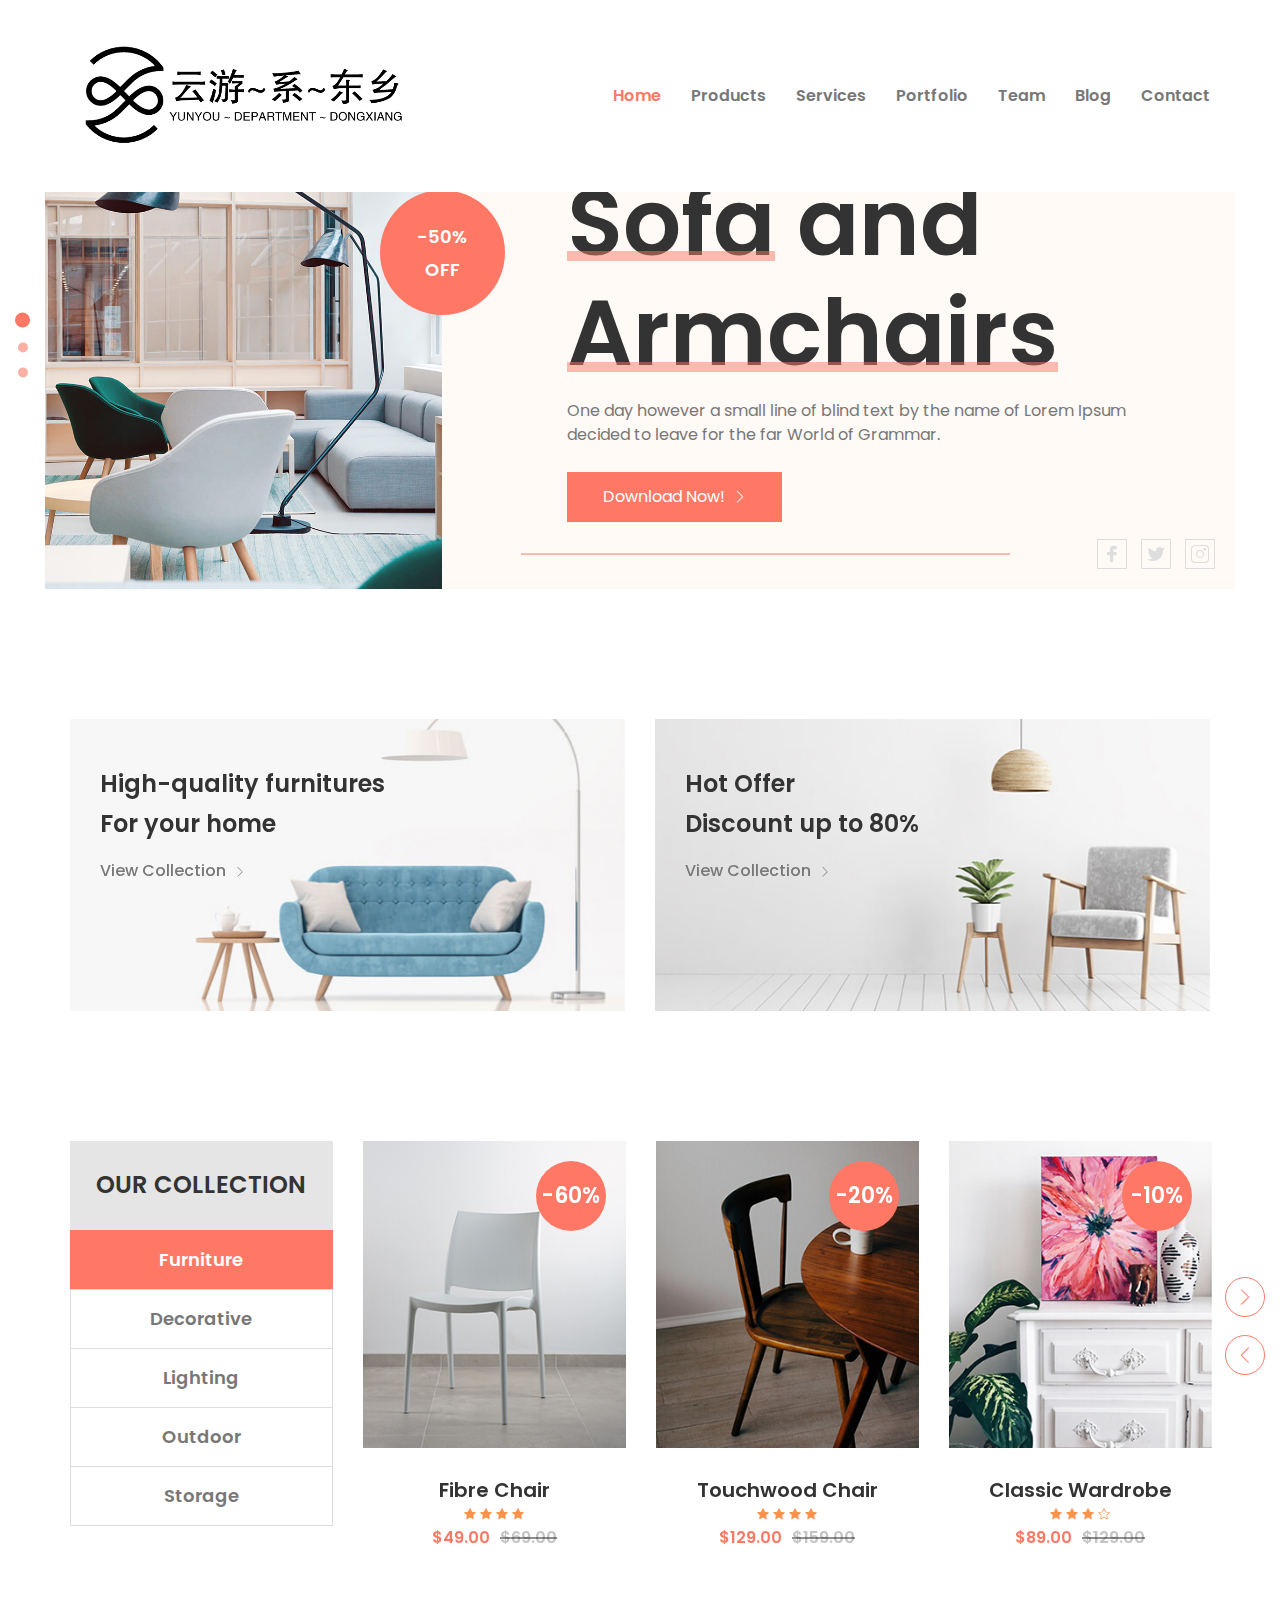
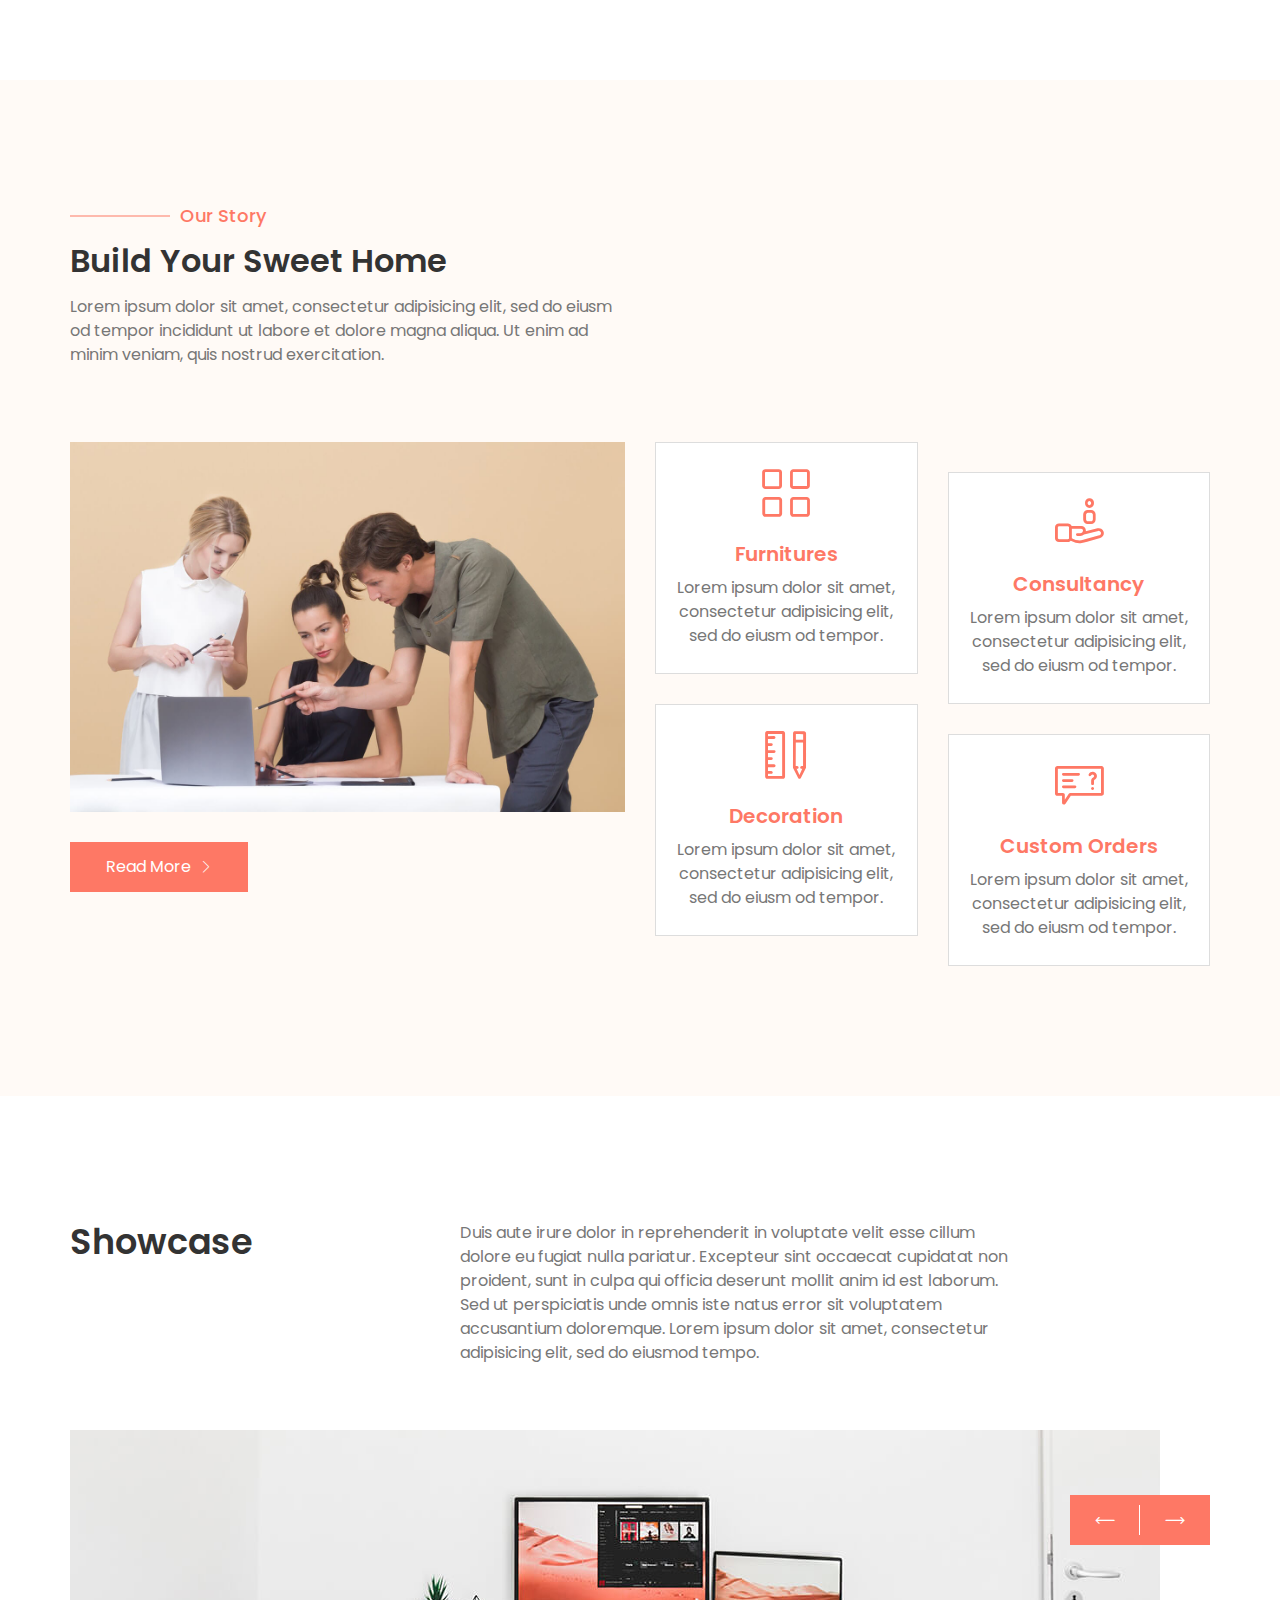
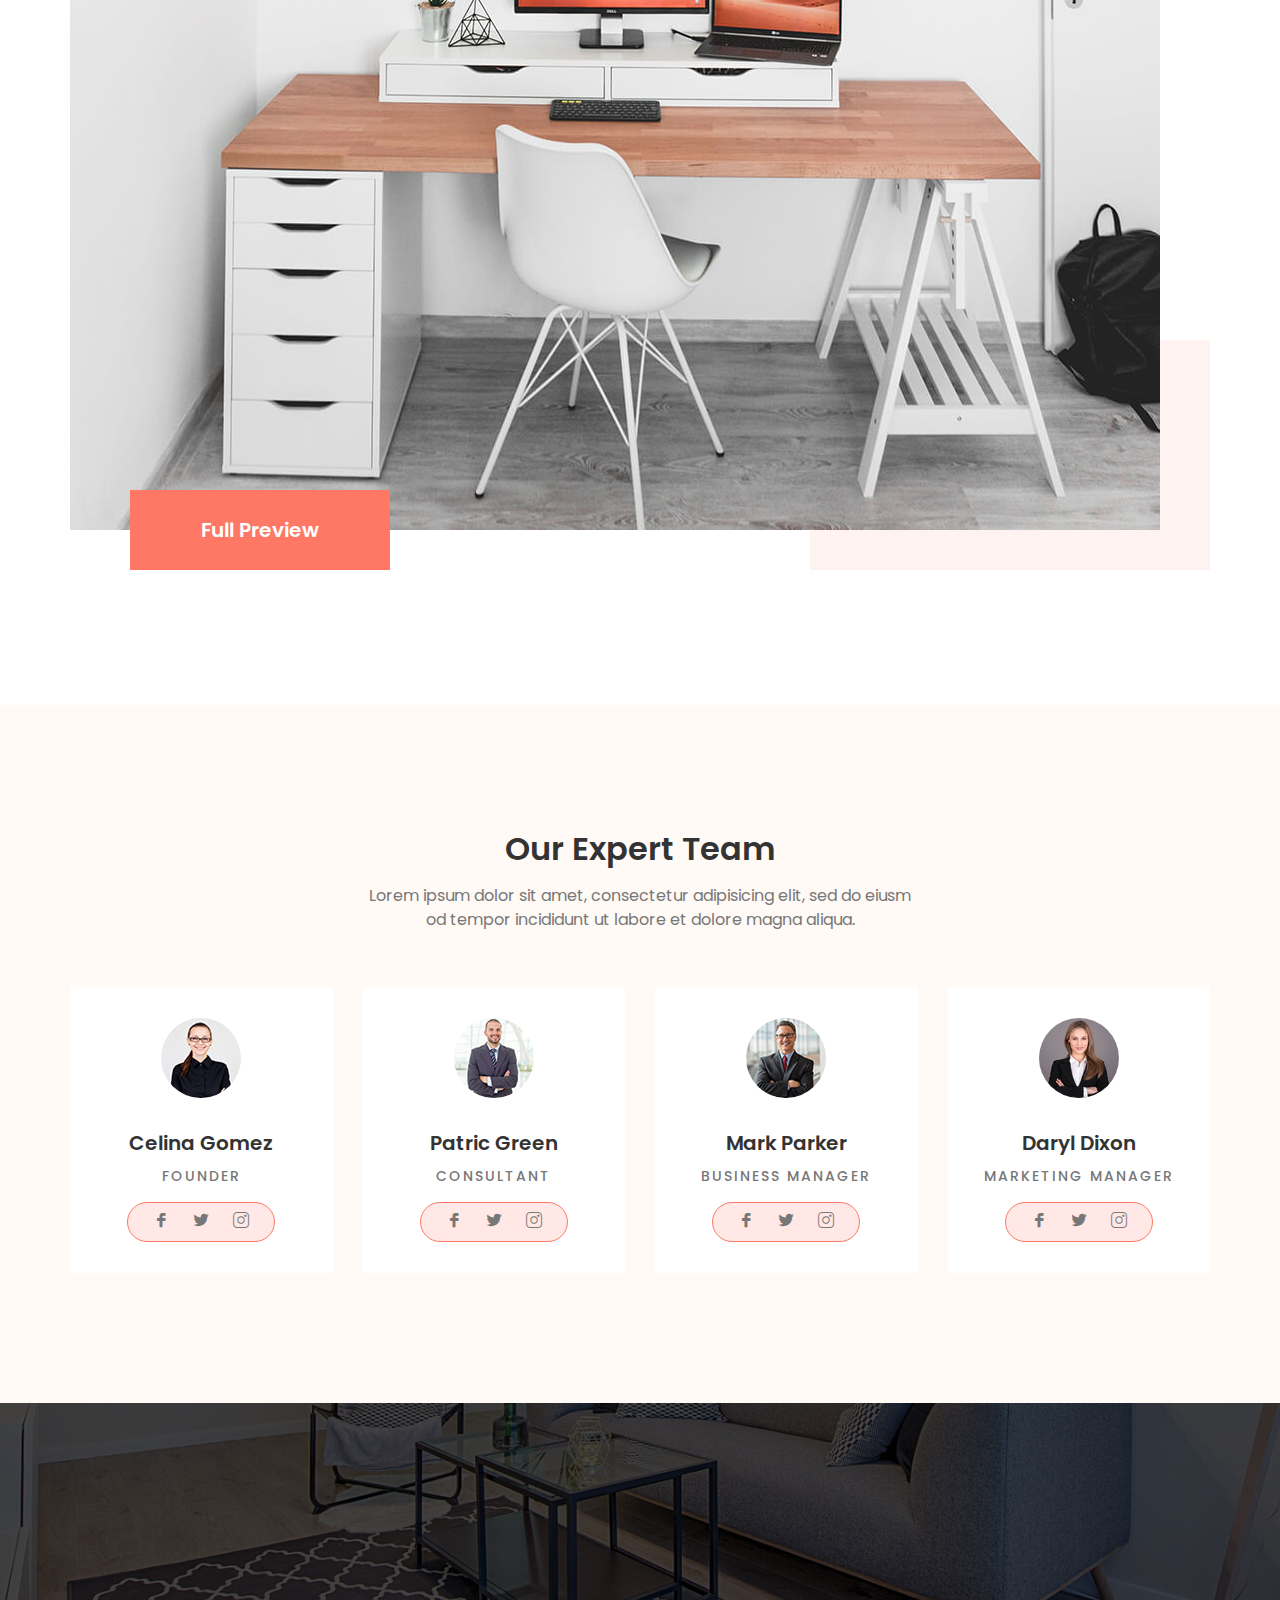
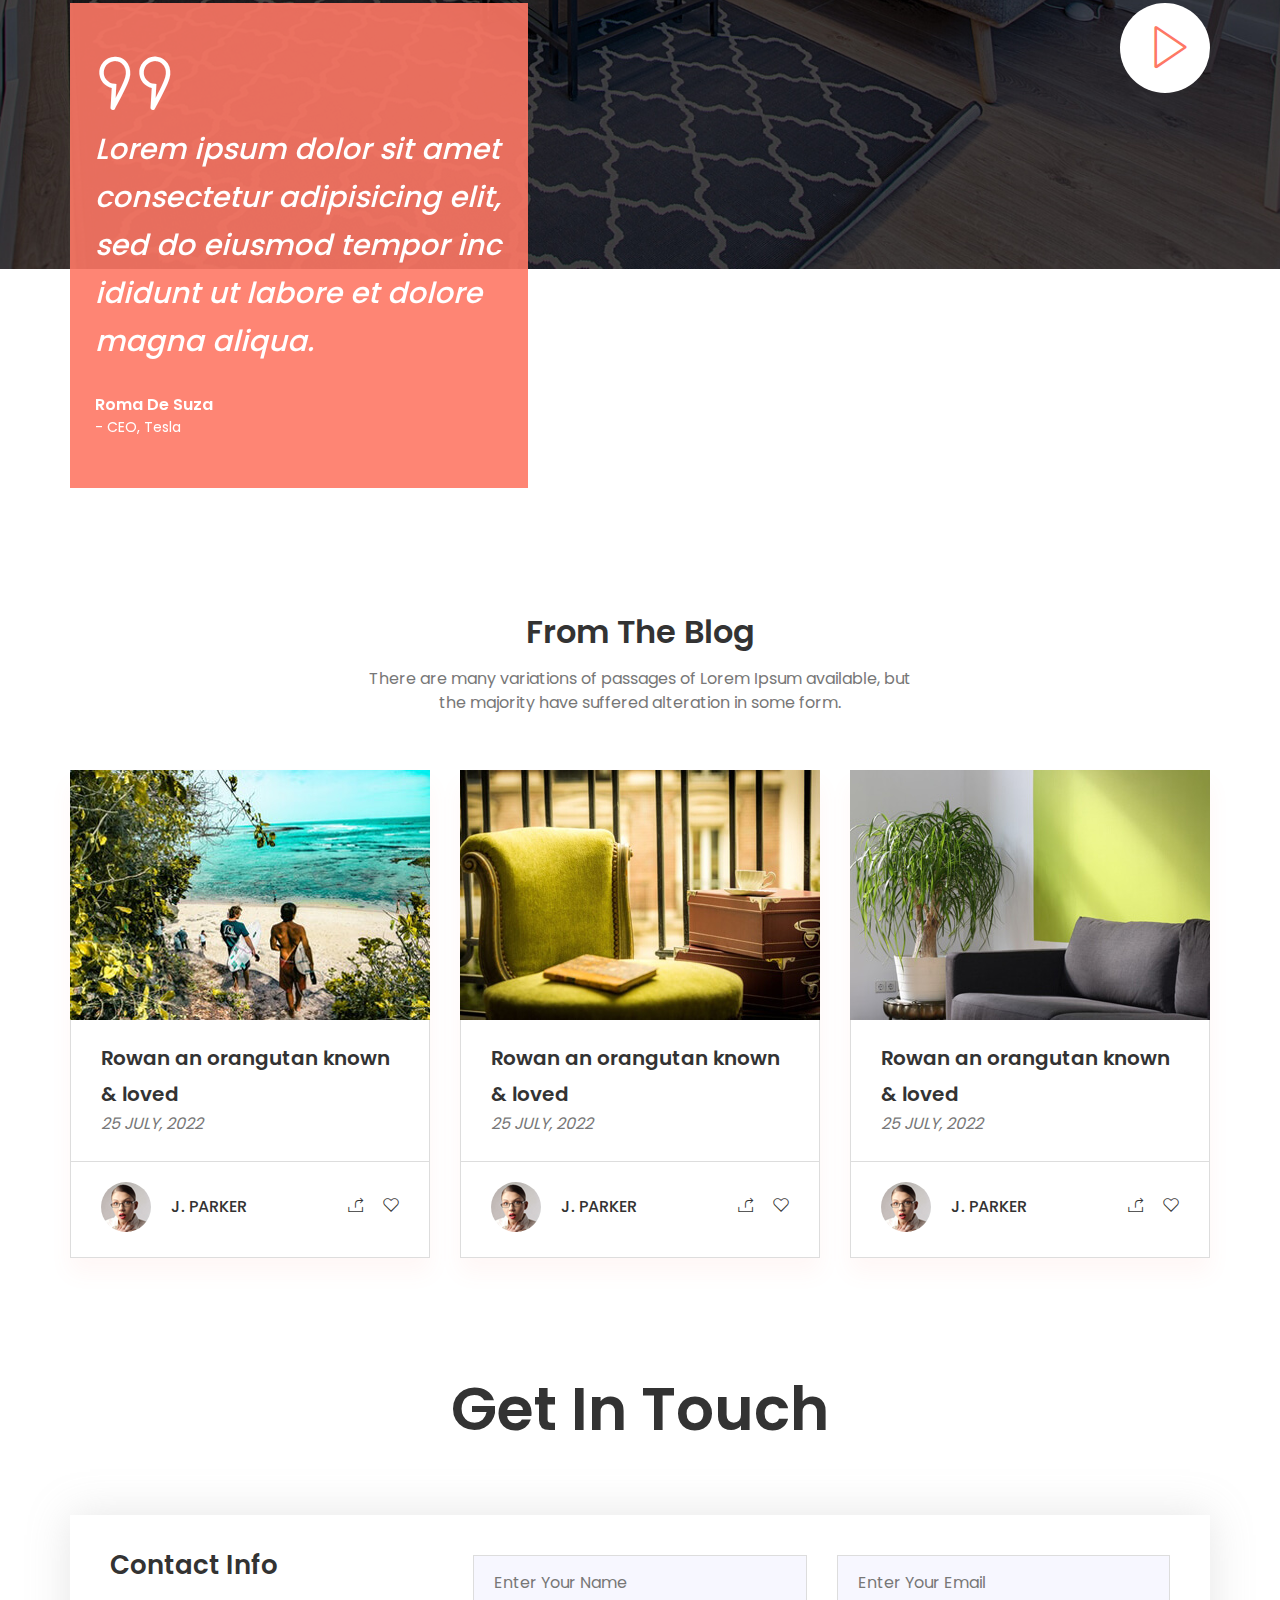
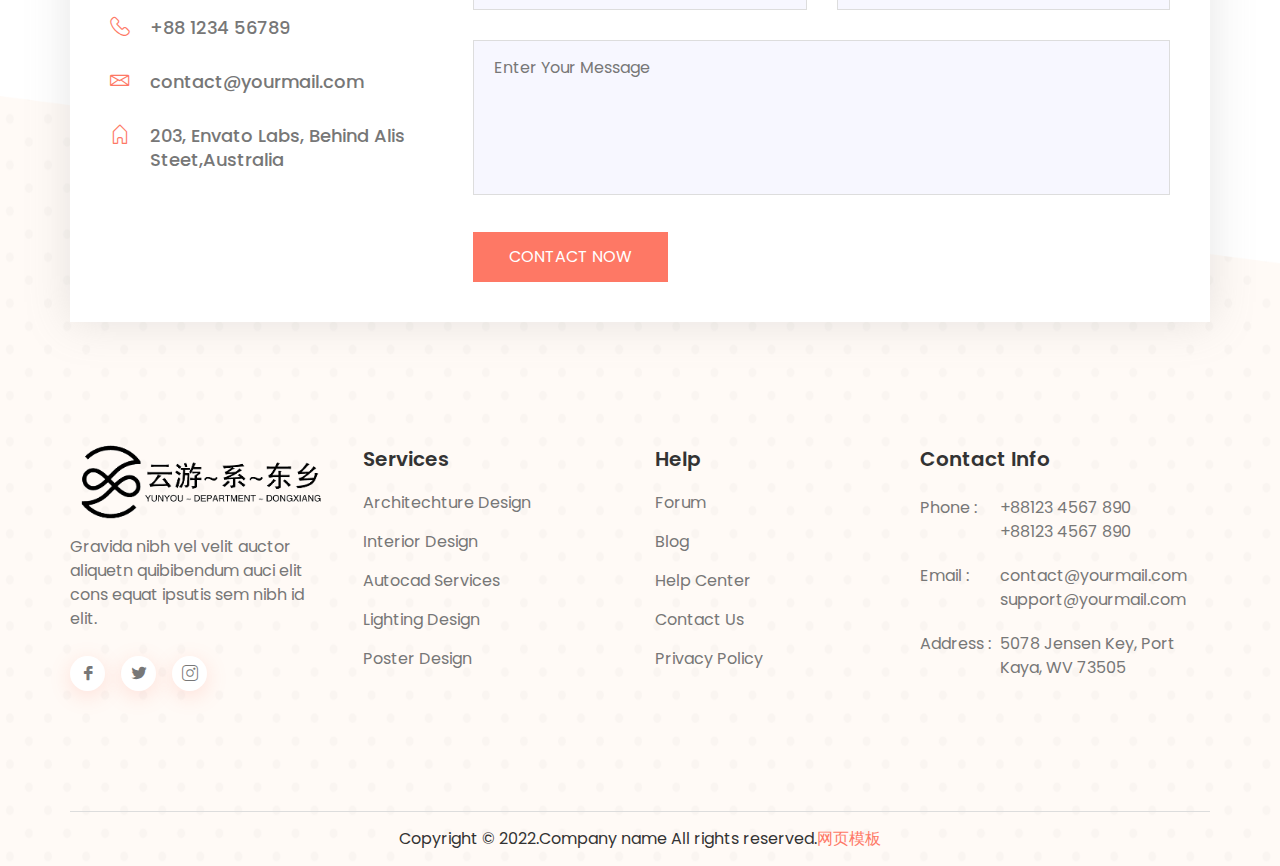
<file: index.html>
<!doctype html>
<html lang="en">
<head>

<meta charset="utf-8">
<meta http-equiv="x-ua-compatible" content="ie=edge">
<meta name="description" content="">
<meta name="viewport" content="width=device-width, initial-scale=1, shrink-to-fit=no">

<title>Furnish - Furniture and Decor Website Template</title>


<link rel="stylesheet" href="static/css/bootstrap.min.css">

<link rel="stylesheet" href="static/css/animate.css">

<link rel="stylesheet" href="static/css/magnific-popup.css">

<link rel="stylesheet" href="static/css/slick.css">

<link rel="stylesheet" href="static/css/LineIcons.css">

<link rel="stylesheet" href="static/css/default.css">

<link rel="stylesheet" href="static/css/style.css">

<link rel="stylesheet" href="static/css/responsive.css">
</head>
<body>

<div class="preloader">
<div class="spin">
<div class="cube1"></div>
<div class="cube2"></div>
</div>
</div>


<header class="header-area">
<div class="container">
<div class="row">
<div class="col-lg-12">
<nav class="navbar navbar-expand-lg">
<a class="navbar-brand" href="index1.html">
<img src="static/picture/logo.png" alt="Logo">
</a> 
<button class="navbar-toggler" type="button" data-toggle="collapse" data-target="#navbarSupportedContent" aria-controls="navbarSupportedContent" aria-expanded="false" aria-label="Toggle navigation">
<span class="bar-icon"></span>
<span class="bar-icon"></span>
<span class="bar-icon"></span>
</button>
<div class="collapse navbar-collapse" id="navbarSupportedContent">
<ul id="nav" class="navbar-nav ml-auto">
<li class="nav-item active">
<a data-scroll-nav="0" href="#home">Home</a>
</li>
<li class="nav-item">
<a data-scroll-nav="0" href="#product">Products</a>
</li>
<li class="nav-item">
<a data-scroll-nav="0" href="#service">Services</a>
</li>
<li class="nav-item">
<a data-scroll-nav="0" href="#showcase">Portfolio</a>
</li>
<li class="nav-item">
<a data-scroll-nav="0" href="#team">Team</a>
</li>
<li class="nav-item">
<a data-scroll-nav="0" href="#blog">Blog</a>
</li>
<li class="nav-item">
<a data-scroll-nav="0" href="#contact">Contact</a>
</li>
</ul> 
</div>
</nav> 
</div>
</div> 
 </div> 
</header>


<section id="home" class="slider-area pt-100">
<div class="container-fluid position-relative">
<div class="slider-active">
<div class="single-slider">
<div class="slider-bg">
<div class="row no-gutters align-items-center ">
<div class="col-lg-4 col-md-5">
<div class="slider-product-image d-none d-md-block">
<img src="static/picture/1.jpg" alt="Slider">
<div class="slider-discount-tag">
<p>-50% <br> OFF</p>
</div>
</div> 
</div>
<div class="col-lg-8 col-md-7">
<div class="slider-product-content">
<h1 class="slider-title mb-10" data-animation="fadeInUp" data-delay="0.3s"><span>Sofa</span> and <span>Armchairs</span></h1>
<p class="mb-25" data-animation="fadeInUp" data-delay="0.9s">One day however a small line of blind text by the name of Lorem Ipsum <br> decided to leave for the far World of Grammar.</p>
<a class="main-btn" href="javascript:;" rel="nofollow" data-animation="fadeInUp" data-delay="1.5s">Download Now! <i class="lni-chevron-right"></i></a>
</div> 
</div>
</div> 
</div> 
</div> 
<div class="single-slider">
<div class="slider-bg">
<div class="row no-gutters align-items-center">
<div class="col-lg-4 col-md-5">
<div class="slider-product-image d-none d-md-block">
<img src="static/picture/3.jpg" alt="Slider">
<div class="slider-discount-tag">
<p>-20% <br> OFF</p>
</div>
</div> 
</div>
<div class="col-lg-8 col-md-7">
<div class="slider-product-content">
<h1 class="slider-title mb-10" data-animation="fadeInUp" data-delay="0.3s"><span>Winter</span> Sale! is <span>Here</span></h1>
<p class="mb-25" data-animation="fadeInUp" data-delay="0.9s">One day however a small line of blind text by the name of Lorem Ipsum <br> decided to leave for the far World of Grammar.</p>
<a class="main-btn" href="javascript:;" rel="nofollow" data-animation="fadeInUp" data-delay="1.5s">Learn More <i class="lni-chevron-right"></i></a>
</div> 
</div>
</div> 
</div> 
</div> 
<div class="single-slider">
<div class="slider-bg">
<div class="row no-gutters align-items-center">
<div class="col-lg-4 col-md-5">
<div class="slider-product-image d-none d-md-block">
<img src="static/picture/2.jpg" alt="Slider">
<div class="slider-discount-tag">
<p>FREE<br> QUOTE</p>
</div>
</div> 
</div>
<div class="col-lg-8 col-md-7">
<div class="slider-product-content">
<h1 class="slider-title mb-10" data-animation="fadeInUp" data-delay="0.3s"><span>Get</span> a Free <span>Quote</span></h1>
<p class="mb-25" data-animation="fadeInUp" data-delay="0.9s">One day however a small line of blind text by the name of Lorem Ipsum <br> decided to leave for the far World of Grammar.</p>
<a class="main-btn" href="#contact" data-animation="fadeInUp" data-delay="1.5s">Contact Us <i class="lni-chevron-right"></i></a>
</div> 
</div>
</div> 
</div> 
</div> 
</div> 
<div class="slider-social">
<div class="row justify-content-end">
<div class="col-lg-7 col-md-6">
<ul class="social text-right">
<li><a href="#"><i class="lni-facebook-filled"></i></a></li>
<li><a href="#"><i class="lni-twitter-original"></i></a></li>
<li><a href="#"><i class="lni-instagram"></i></a></li>
</ul>
</div>
</div>
</div>
</div> 
</section>


<section id="discount-product" class="discount-product pt-100">
<div class="container">
<div class="row">
<div class="col-lg-6">
<div class="single-discount-product mt-30">
<div class="product-image">
<img src="static/picture/product-1.jpg" alt="Product">
</div> 
<div class="product-content">
<h4 class="content-title mb-15">High-quality furnitures <br> For your home</h4>
<a href="#">View Collection <i class="lni-chevron-right"></i></a>
</div> 
</div> 
</div>
<div class="col-lg-6">
<div class="single-discount-product mt-30">
<div class="product-image">
<img src="static/picture/product-2.jpg" alt="Product">
</div> 
<div class="product-content">
<h4 class="content-title mb-15">Hot Offer <br> Discount up to 80%</h4>
<a href="#">View Collection <i class="lni-chevron-right"></i></a>
</div> 
</div> 
</div>
</div> 
</div> 
</section>


<section id="product" class="product-area pt-100 pb-130">
<div class="container">
<div class="row">
<div class="col-lg-3 col-md-4">
<div class="collection-menu text-center mt-30">
<h4 class="collection-tilte">OUR COLLECTION</h4>
 <div class="nav flex-column nav-pills" id="v-pills-tab" role="tablist" aria-orientation="vertical">
<a class="active" id="v-pills-furniture-tab" data-toggle="pill" href="#v-pills-furniture" role="tab" aria-controls="v-pills-furniture" aria-selected="true">Furniture</a>
<a id="v-pills-decorative-tab" data-toggle="pill" href="#v-pills-decorative" role="tab" aria-controls="v-pills-decorative" aria-selected="false">Decorative</a>
<a id="v-pills-lighting-tab" data-toggle="pill" href="#v-pills-lighting" role="tab" aria-controls="v-pills-lighting" aria-selected="false">Lighting</a>
<a id="v-pills-outdoor-tab" data-toggle="pill" href="#v-pills-outdoor" role="tab" aria-controls="v-pills-outdoor" aria-selected="false">Outdoor</a>
<a id="v-pills-storage-tab" data-toggle="pill" href="#v-pills-storage" role="tab" aria-controls="v-pills-storage" aria-selected="false">Storage</a>
</div> 
</div> 
</div>
<div class="col-lg-9 col-md-8">
<div class="tab-content" id="v-pills-tabContent">
<div class="tab-pane fade show active" id="v-pills-furniture" role="tabpanel" aria-labelledby="v-pills-furniture-tab">
<div class="product-items mt-30">
<div class="row product-items-active">
<div class="col-md-4">
<div class="single-product-items">
<div class="product-item-image">
<a href="#"><img src="static/picture/p-1.jpg" alt="Product"></a>
<div class="product-discount-tag">
<p>-60%</p>
</div>
</div>
<div class="product-item-content text-center mt-30">
<h5 class="product-title"><a href="#">Fibre Chair</a></h5>
<ul class="rating">
<li><i class="lni-star-filled"></i></li>
<li><i class="lni-star-filled"></i></li>
<li><i class="lni-star-filled"></i></li>
<li><i class="lni-star-filled"></i></li>
</ul>
<span class="regular-price">$49.00</span>
<span class="discount-price">$69.00</span>
</div>
</div> 
</div>
<div class="col-md-4">
<div class="single-product-items">
<div class="product-item-image">
<a href="#"><img src="static/picture/p-2.jpg" alt="Product"></a>
<div class="product-discount-tag">
<p>-20%</p>
</div>
</div>
<div class="product-item-content text-center mt-30">
<h5 class="product-title"><a href="#">Touchwood Chair</a></h5>
 <ul class="rating">
<li><i class="lni-star-filled"></i></li>
<li><i class="lni-star-filled"></i></li>
<li><i class="lni-star-filled"></i></li>
<li><i class="lni-star-filled"></i></li>
</ul>
<span class="regular-price">$129.00</span>
<span class="discount-price">$159.00</span>
</div>
</div> 
</div>
<div class="col-md-4">
<div class="single-product-items">
<div class="product-item-image">
<a href="#"><img src="static/picture/p-3.jpg" alt="Product"></a>
<div class="product-discount-tag">
<p>-10%</p>
</div>
</div>
<div class="product-item-content text-center mt-30">
<h5 class="product-title"><a href="#">Classic Wardrobe</a></h5>
<ul class="rating">
<li><i class="lni-star-filled"></i></li>
<li><i class="lni-star-filled"></i></li>
<li><i class="lni-star-filled"></i></li>
<li><i class="lni-star"></i></li>
</ul>
<span class="regular-price">$89.00</span>
<span class="discount-price">$129.00</span>
</div>
</div> 
</div>
<div class="col-md-4">
<div class="single-product-items">
<div class="product-item-image">
<a href="#"><img src="static/picture/p-1.jpg" alt="Product"></a>
<div class="product-discount-tag">
<p>-60%</p>
</div>
</div>
<div class="product-item-content text-center mt-30">
<h5 class="product-title"><a href="#">Touchwood Chair</a></h5>
<ul class="rating">
<li><i class="lni-star-filled"></i></li>
<li><i class="lni-star-filled"></i></li>
<li><i class="lni-star-filled"></i></li>
<li><i class="lni-star-filled"></i></li>
</ul>
<span class="regular-price">$59.00</span>
<span class="discount-price">$69.00</span>
</div>
</div> 
</div>
<div class="col-md-4">
<div class="single-product-items">
<div class="product-item-image">
<a href="#"><img src="static/picture/p-2.jpg" alt="Product"></a>
<div class="product-discount-tag">
<p>-60%</p>
</div>
</div>
<div class="product-item-content text-center mt-30">
<h5 class="product-title"><a href="#">Touchwood Chair</a></h5>
<ul class="rating">
<li><i class="lni-star-filled"></i></li>
<li><i class="lni-star-filled"></i></li>
<li><i class="lni-star-filled"></i></li>
<li><i class="lni-star-filled"></i></li>
</ul>
<span class="regular-price">$59.00</span>
<span class="discount-price">$69.00</span>
</div>
</div> 
</div>
</div> 
</div> 
</div> 
<div class="tab-pane fade" id="v-pills-decorative" role="tabpanel" aria-labelledby="v-pills-decorative-tab">
<div class="product-items mt-30">
<div class="row product-items-active">
<div class="col-md-4">
<div class="single-product-items">
<div class="product-item-image">
<a href="#"><img src="static/picture/p-1.jpg" alt="Product"></a>
<div class="product-discount-tag">
<p>-60%</p>
</div>
</div>
<div class="product-item-content text-center mt-30">
<h5 class="product-title"><a href="#">Touchwood Chair</a></h5>
<ul class="rating">
<li><i class="lni-star-filled"></i></li>
<li><i class="lni-star-filled"></i></li>
<li><i class="lni-star-filled"></i></li>
<li><i class="lni-star-filled"></i></li>
</ul>
<span class="regular-price">$59.00</span>
<span class="discount-price">$69.00</span>
</div>
</div> 
</div>
<div class="col-md-4">
<div class="single-product-items">
<div class="product-item-image">
<a href="#"><img src="static/picture/p-2.jpg" alt="Product"></a>
<div class="product-discount-tag">
<p>-60%</p>
</div>
</div>
<div class="product-item-content text-center mt-30">
<h5 class="product-title"><a href="#">Touchwood Chair</a></h5>
<ul class="rating">
<li><i class="lni-star-filled"></i></li>
<li><i class="lni-star-filled"></i></li>
<li><i class="lni-star-filled"></i></li>
<li><i class="lni-star-filled"></i></li>
</ul>
<span class="regular-price">$59.00</span>
<span class="discount-price">$69.00</span>
</div>
</div> 
</div>
<div class="col-md-4">
<div class="single-product-items">
<div class="product-item-image">
<a href="#"><img src="static/picture/p-3.jpg" alt="Product"></a>
<div class="product-discount-tag">
<p>-60%</p>
</div>
</div>
<div class="product-item-content text-center mt-30">
<h5 class="product-title"><a href="#">Touchwood Chair</a></h5>
<ul class="rating">
<li><i class="lni-star-filled"></i></li>
<li><i class="lni-star-filled"></i></li>
<li><i class="lni-star-filled"></i></li>
<li><i class="lni-star-filled"></i></li>
</ul>
<span class="regular-price">$59.00</span>
<span class="discount-price">$69.00</span>
</div>
</div> 
</div>
<div class="col-md-4">
<div class="single-product-items">
<div class="product-item-image">
<a href="#"><img src="static/picture/p-1.jpg" alt="Product"></a>
<div class="product-discount-tag">
<p>-60%</p>
</div>
</div>
<div class="product-item-content text-center mt-30">
<h5 class="product-title"><a href="#">Touchwood Chair</a></h5>
<ul class="rating">
<li><i class="lni-star-filled"></i></li>
<li><i class="lni-star-filled"></i></li>
<li><i class="lni-star-filled"></i></li>
<li><i class="lni-star-filled"></i></li>
</ul>
<span class="regular-price">$59.00</span>
<span class="discount-price">$69.00</span>
</div>
</div> 
</div>
<div class="col-md-4">
<div class="single-product-items">
<div class="product-item-image">
<a href="#"><img src="static/picture/p-2.jpg" alt="Product"></a>
<div class="product-discount-tag">
<p>-60%</p>
</div>
</div>
<div class="product-item-content text-center mt-30">
<h5 class="product-title"><a href="#">Touchwood Chair</a></h5>
<ul class="rating">
<li><i class="lni-star-filled"></i></li>
<li><i class="lni-star-filled"></i></li>
<li><i class="lni-star-filled"></i></li>
<li><i class="lni-star-filled"></i></li>
</ul>
<span class="regular-price">$59.00</span>
<span class="discount-price">$69.00</span>
</div>
</div> 
</div>
</div> 
</div> 
</div> 
<div class="tab-pane fade" id="v-pills-lighting" role="tabpanel" aria-labelledby="v-pills-lighting-tab">
<div class="product-items mt-30">
<div class="row product-items-active">
<div class="col-md-4">
<div class="single-product-items">
<div class="product-item-image">
<a href="#"><img src="static/picture/p-1.jpg" alt="Product"></a>
<div class="product-discount-tag">
<p>-60%</p>
</div>
</div>
<div class="product-item-content text-center mt-30">
<h5 class="product-title"><a href="#">Touchwood Chair</a></h5>
<ul class="rating">
<li><i class="lni-star-filled"></i></li>
<li><i class="lni-star-filled"></i></li>
<li><i class="lni-star-filled"></i></li>
<li><i class="lni-star-filled"></i></li>
</ul>
<span class="regular-price">$59.00</span>
<span class="discount-price">$69.00</span>
</div>
</div> 
 </div>
<div class="col-md-4">
<div class="single-product-items">
<div class="product-item-image">
<a href="#"><img src="static/picture/p-2.jpg" alt="Product"></a>
<div class="product-discount-tag">
<p>-60%</p>
</div>
</div>
<div class="product-item-content text-center mt-30">
<h5 class="product-title"><a href="#">Touchwood Chair</a></h5>
<ul class="rating">
<li><i class="lni-star-filled"></i></li>
<li><i class="lni-star-filled"></i></li>
<li><i class="lni-star-filled"></i></li>
<li><i class="lni-star-filled"></i></li>
</ul>
<span class="regular-price">$59.00</span>
<span class="discount-price">$69.00</span>
</div>
</div> 
</div>
<div class="col-md-4">
<div class="single-product-items">
<div class="product-item-image">
<a href="#"><img src="static/picture/p-3.jpg" alt="Product"></a>
<div class="product-discount-tag">
<p>-60%</p>
</div>
</div>
<div class="product-item-content text-center mt-30">
<h5 class="product-title"><a href="#">Touchwood Chair</a></h5>
<ul class="rating">
<li><i class="lni-star-filled"></i></li>
<li><i class="lni-star-filled"></i></li>
<li><i class="lni-star-filled"></i></li>
<li><i class="lni-star-filled"></i></li>
</ul>
<span class="regular-price">$59.00</span>
<span class="discount-price">$69.00</span>
</div>
</div> 
</div>
<div class="col-md-4">
<div class="single-product-items">
<div class="product-item-image">
<a href="#"><img src="static/picture/p-1.jpg" alt="Product"></a>
<div class="product-discount-tag">
<p>-60%</p>
</div>
</div>
<div class="product-item-content text-center mt-30">
<h5 class="product-title"><a href="#">Touchwood Chair</a></h5>
<ul class="rating">
<li><i class="lni-star-filled"></i></li>
<li><i class="lni-star-filled"></i></li>
<li><i class="lni-star-filled"></i></li>
<li><i class="lni-star-filled"></i></li>
</ul>
<span class="regular-price">$59.00</span>
<span class="discount-price">$69.00</span>
</div>
</div> 
</div>
<div class="col-md-4">
<div class="single-product-items">
<div class="product-item-image">
<a href="#"><img src="static/picture/p-2.jpg" alt="Product"></a>
<div class="product-discount-tag">
<p>-60%</p>
</div>
</div>
<div class="product-item-content text-center mt-30">
<h5 class="product-title"><a href="#">Touchwood Chair</a></h5>
<ul class="rating">
<li><i class="lni-star-filled"></i></li>
<li><i class="lni-star-filled"></i></li>
<li><i class="lni-star-filled"></i></li>
<li><i class="lni-star-filled"></i></li>
</ul>
<span class="regular-price">$59.00</span>
<span class="discount-price">$69.00</span>
</div>
</div> 
</div>
</div> 
</div> 
</div> 
<div class="tab-pane fade" id="v-pills-outdoor" role="tabpanel" aria-labelledby="v-pills-outdoor-tab">
<div class="product-items mt-30">
<div class="row product-items-active">
<div class="col-md-4">
<div class="single-product-items">
<div class="product-item-image">
<a href="#"><img src="static/picture/p-1.jpg" alt="Product"></a>
<div class="product-discount-tag">
<p>-60%</p>
</div>
</div>
<div class="product-item-content text-center mt-30">
<h5 class="product-title"><a href="#">Touchwood Chair</a></h5>
<ul class="rating">
<li><i class="lni-star-filled"></i></li>
<li><i class="lni-star-filled"></i></li>
<li><i class="lni-star-filled"></i></li>
 <li><i class="lni-star-filled"></i></li>
</ul>
<span class="regular-price">$59.00</span>
<span class="discount-price">$69.00</span>
</div>
</div> 
</div>
<div class="col-md-4">
<div class="single-product-items">
<div class="product-item-image">
<a href="#"><img src="static/picture/p-2.jpg" alt="Product"></a>
<div class="product-discount-tag">
<p>-60%</p>
</div>
</div>
<div class="product-item-content text-center mt-30">
<h5 class="product-title"><a href="#">Touchwood Chair</a></h5>
<ul class="rating">
<li><i class="lni-star-filled"></i></li>
<li><i class="lni-star-filled"></i></li>
<li><i class="lni-star-filled"></i></li>
<li><i class="lni-star-filled"></i></li>
</ul>
<span class="regular-price">$59.00</span>
<span class="discount-price">$69.00</span>
</div>
</div> 
</div>
<div class="col-md-4">
<div class="single-product-items">
<div class="product-item-image">
<a href="#"><img src="static/picture/p-3.jpg" alt="Product"></a>
<div class="product-discount-tag">
<p>-60%</p>
</div>
</div>
<div class="product-item-content text-center mt-30">
<h5 class="product-title"><a href="#">Touchwood Chair</a></h5>
<ul class="rating">
<li><i class="lni-star-filled"></i></li>
<li><i class="lni-star-filled"></i></li>
<li><i class="lni-star-filled"></i></li>
<li><i class="lni-star-filled"></i></li>
</ul>
<span class="regular-price">$59.00</span>
<span class="discount-price">$69.00</span>
</div>
</div> 
</div>
<div class="col-md-4">
<div class="single-product-items">
<div class="product-item-image">
<a href="#"><img src="static/picture/p-1.jpg" alt="Product"></a>
 <div class="product-discount-tag">
<p>-60%</p>
</div>
</div>
<div class="product-item-content text-center mt-30">
<h5 class="product-title"><a href="#">Touchwood Chair</a></h5>
<ul class="rating">
<li><i class="lni-star-filled"></i></li>
<li><i class="lni-star-filled"></i></li>
<li><i class="lni-star-filled"></i></li>
<li><i class="lni-star-filled"></i></li>
</ul>
<span class="regular-price">$59.00</span>
<span class="discount-price">$69.00</span>
</div>
</div> 
</div>
<div class="col-md-4">
<div class="single-product-items">
<div class="product-item-image">
<a href="#"><img src="static/picture/p-2.jpg" alt="Product"></a>
<div class="product-discount-tag">
<p>-60%</p>
</div>
</div>
<div class="product-item-content text-center mt-30">
<h5 class="product-title"><a href="#">Touchwood Chair</a></h5>
<ul class="rating">
<li><i class="lni-star-filled"></i></li>
<li><i class="lni-star-filled"></i></li>
<li><i class="lni-star-filled"></i></li>
<li><i class="lni-star-filled"></i></li>
</ul>
<span class="regular-price">$59.00</span>
<span class="discount-price">$69.00</span>
</div>
</div> 
</div>
</div> 
</div> 
</div> 
<div class="tab-pane fade" id="v-pills-storage" role="tabpanel" aria-labelledby="v-pills-storage-tab">
<div class="product-items mt-30">
<div class="row product-items-active">
<div class="col-md-4">
<div class="single-product-items">
<div class="product-item-image">
<a href="#"><img src="static/picture/p-1.jpg" alt="Product"></a>
<div class="product-discount-tag">
<p>-60%</p>
</div>
</div>
<div class="product-item-content text-center mt-30">
<h5 class="product-title"><a href="#">Touchwood Chair</a></h5>
<ul class="rating">
<li><i class="lni-star-filled"></i></li>
<li><i class="lni-star-filled"></i></li>
<li><i class="lni-star-filled"></i></li>
<li><i class="lni-star-filled"></i></li>
</ul>
<span class="regular-price">$59.00</span>
<span class="discount-price">$69.00</span>
</div>
</div> 
</div>
<div class="col-md-4">
<div class="single-product-items">
<div class="product-item-image">
<a href="#"><img src="static/picture/p-2.jpg" alt="Product"></a>
<div class="product-discount-tag">
<p>-60%</p>
</div>
</div>
<div class="product-item-content text-center mt-30">
<h5 class="product-title"><a href="#">Touchwood Chair</a></h5>
<ul class="rating">
<li><i class="lni-star-filled"></i></li>
<li><i class="lni-star-filled"></i></li>
<li><i class="lni-star-filled"></i></li>
<li><i class="lni-star-filled"></i></li>
</ul>
<span class="regular-price">$59.00</span>
<span class="discount-price">$69.00</span>
</div>
</div> 
</div>
<div class="col-md-4">
<div class="single-product-items">
<div class="product-item-image">
<a href="#"><img src="static/picture/p-3.jpg" alt="Product"></a>
<div class="product-discount-tag">
<p>-60%</p>
</div>
</div>
<div class="product-item-content text-center mt-30">
<h5 class="product-title"><a href="#">Touchwood Chair</a></h5>
<ul class="rating">
<li><i class="lni-star-filled"></i></li>
<li><i class="lni-star-filled"></i></li>
<li><i class="lni-star-filled"></i></li>
<li><i class="lni-star-filled"></i></li>
</ul>
<span class="regular-price">$59.00</span>
<span class="discount-price">$69.00</span>
</div>
</div> 
</div>
<div class="col-md-4">
<div class="single-product-items">
<div class="product-item-image">
<a href="#"><img src="static/picture/p-1.jpg" alt="Product"></a>
<div class="product-discount-tag">
<p>-60%</p>
</div>
</div>
<div class="product-item-content text-center mt-30">
<h5 class="product-title"><a href="#">Touchwood Chair</a></h5>
<ul class="rating">
<li><i class="lni-star-filled"></i></li>
<li><i class="lni-star-filled"></i></li>
<li><i class="lni-star-filled"></i></li>
<li><i class="lni-star-filled"></i></li>
</ul>
<span class="regular-price">$59.00</span>
<span class="discount-price">$69.00</span>
</div>
</div> 
</div>
<div class="col-md-4">
<div class="single-product-items">
<div class="product-item-image">
<a href="#"><img src="static/picture/p-2.jpg" alt="Product"></a>
<div class="product-discount-tag">
<p>-60%</p>
</div>
</div>
<div class="product-item-content text-center mt-30">
<h5 class="product-title"><a href="#">Touchwood Chair</a></h5>
<ul class="rating">
<li><i class="lni-star-filled"></i></li>
<li><i class="lni-star-filled"></i></li>
<li><i class="lni-star-filled"></i></li>
<li><i class="lni-star-filled"></i></li>
</ul>
<span class="regular-price">$59.00</span>
<span class="discount-price">$69.00</span>
</div>
</div> 
</div>
</div> 
</div> 
</div> 
</div> 
</div>
</div> 
</div> 
</section>


<section id="service" class="services-area pt-125 pb-130">
<div class="container">
<div class="row">
<div class="col-lg-6">
<div class="section-title pb-30">
<h5 class="mb-15">Our Story</h5>
<h3 class="title mb-15">Build Your Sweet Home</h3>
 <p>Lorem ipsum dolor sit amet, consectetur adipisicing elit, sed do eiusm od tempor incididunt ut labore et dolore magna aliqua. Ut enim ad minim veniam, quis nostrud exercitation.</p>
</div> 
</div>
</div>
<div class="row">
<div class="col-lg-6">
<div class="services-left mt-45">
<div class="services">
<img src="static/picture/services.jpg" alt="">
<a href="#" class="main-btn mt-30">Read More <i class="lni-chevron-right"></i></a>
</div> 
</div> 
</div>
<div class="col-lg-6">
<div class="services-right mt-45">
<div class="row justify-content-center">
<div class="col-md-6 col-sm-8">
<div class="single-services text-center">
<div class="services-icon">
<i class="lni-grid-alt"></i>
</div>
<div class="services-content mt-20">
<h5 class="title mb-10">Furnitures</h5>
<p>Lorem ipsum dolor sit amet, consectetur adipisicing elit, sed do eiusm od tempor.</p>
</div>
</div> 
<div class="single-services text-center mt-30">
<div class="services-icon">
<i class="lni-ruler-pencil"></i>
</div>
<div class="services-content mt-20">
<h5 class="title mb-10">Decoration</h5>
<p>Lorem ipsum dolor sit amet, consectetur adipisicing elit, sed do eiusm od tempor.</p>
</div>
</div> 
</div>
<div class="col-md-6 col-sm-8">
<div class="single-services text-center mt-30">
<div class="services-icon">
<i class="lni-customer"></i>
</div>
<div class="services-content mt-20">
<h5 class="title mb-10">Consultancy</h5>
<p>Lorem ipsum dolor sit amet, consectetur adipisicing elit, sed do eiusm od tempor.</p>
</div>
</div> 
<div class="single-services text-center mt-30">
<div class="services-icon">
<i class="lni-support"></i>
</div>
<div class="services-content mt-20">
<h5 class="title mb-10">Custom Orders</h5>
<p>Lorem ipsum dolor sit amet, consectetur adipisicing elit, sed do eiusm od tempor.</p>
</div>
</div> 
</div>
</div> 
</div> 
</div>
</div> 
</div> 
</section>


 <section id="showcase" class="showcase-area pt-100 pb-130">
<div class="container">
<div class="row">
<div class="col-lg-4">
<div class="showcase-title pt-25">
<h2 class="title">Showcase</h2>
</div> 
</div>
<div class="col-lg-6">
<div class="showcase-title pt-25">
<p>Duis aute irure dolor in reprehenderit in voluptate velit esse cillum dolore eu fugiat nulla pariatur. Excepteur sint occaecat cupidatat non proident, sunt in culpa qui officia deserunt mollit anim id est laborum. Sed ut perspiciatis unde omnis iste natus error sit voluptatem accusantium doloremque. Lorem ipsum dolor sit amet, consectetur adipisicing elit, sed do eiusmod tempo.</p>
</div> 
</div>
</div> 
<div class="row">
<div class="col-lg-12">
<div class="showcase-active mt-65">
<div class="single-showcase">
<img src="static/picture/t-1.jpg" alt="Testimonial">
<a href="#" class="main-btn">Full Preview</a>
</div> 
<div class="single-showcase">
<img src="static/picture/t-2.jpg" alt="Testimonial">
<a href="#" class="main-btn">Full Preview</a>
</div> 
</div> 
</div>
</div> 
</div> 
</section>


<section id="team" class="team-area pt-125 pb-130">
<div class="container">
<div class="row justify-content-center">
<div class="col-lg-6">
<div class="section-title text-center pb-25">
<h3 class="title mb-15">Our Expert Team</h3>
<p>Lorem ipsum dolor sit amet, consectetur adipisicing elit, sed do eiusm od tempor incididunt ut labore et dolore magna aliqua.</p>
</div> 
</div>
</div> 
<div class="row justify-content-center">
<div class="col-lg-3 col-md-6 col-sm-8">
<div class="single-temp text-center mt-30">
<div class="team-image">
<img src="static/picture/t-11.jpg" alt="Team">
</div>
<div class="team-content mt-30">
<h4 class="title mb-10"><a href="#">Celina Gomez</a></h4>
<span>FOUNDER</span>
<ul class="social mt-15">
<li><a href="#"><i class="lni-facebook-filled"></i></a></li>
<li><a href="#"><i class="lni-twitter-original"></i></a></li>
<li><a href="#"><i class="lni-instagram"></i></a></li>
</ul>
</div>
</div> 
</div>
<div class="col-lg-3 col-md-6 col-sm-8">
<div class="single-temp text-center mt-30">
<div class="team-image">
<img src="static/picture/t-21.jpg" alt="Team">
</div>
<div class="team-content mt-30">
<h4 class="title mb-10"><a href="#">Patric Green</a></h4>
<span>Consultant</span>
<ul class="social mt-15">
<li><a href="#"><i class="lni-facebook-filled"></i></a></li>
<li><a href="#"><i class="lni-twitter-original"></i></a></li>
<li><a href="#"><i class="lni-instagram"></i></a></li>
</ul>
</div>
</div> 
</div>
<div class="col-lg-3 col-md-6 col-sm-8">
<div class="single-temp text-center mt-30">
<div class="team-image">
<img src="static/picture/t-3.jpg" alt="Team">
</div>
<div class="team-content mt-30">
<h4 class="title mb-10"><a href="#">Mark Parker</a></h4>
<span>Business Manager</span>
<ul class="social mt-15">
<li><a href="#"><i class="lni-facebook-filled"></i></a></li>
<li><a href="#"><i class="lni-twitter-original"></i></a></li>
<li><a href="#"><i class="lni-instagram"></i></a></li>
</ul>
</div>
</div> 
</div>
<div class="col-lg-3 col-md-6 col-sm-8">
<div class="single-temp text-center mt-30">
<div class="team-image">
<img src="static/picture/t-4.jpg" alt="Team">
</div>
<div class="team-content mt-30">
<h4 class="title mb-10"><a href="#">Daryl Dixon</a></h4>
<span>Marketing Manager</span>
<ul class="social mt-15">
<li><a href="#"><i class="lni-facebook-filled"></i></a></li>
<li><a href="#"><i class="lni-twitter-original"></i></a></li>
<li><a href="#"><i class="lni-instagram"></i></a></li>
</ul>
</div>
</div> 
</div>
</div> 
</div> 
</section>


<section id="testimonial" class="testimonial-area pt-200">
<div class="testimonial-bg bg_cover" style="background-image: url(static/image/ts-bg.jpg)"></div>
<div class="container">
<div class="row">
<div class="col-lg-5 col-md-8">
<div class="testimonial-content">
<div class="testimonial-active">
<div class="single-testimonial">
<i class="lni-quotation"></i>
<p class="mb-30">Lorem ipsum dolor sit amet consectetur adipisicing elit, sed do eiusmod tempor inc ididunt ut labore et dolore magna aliqua.</p>
<h6 class="title">Roma De Suza</h6>
<span>- CEO, Tesla</span>
</div> 
<div class="single-testimonial">
<i class="lni-quotation"></i>
<p class="mb-30">Lorem ipsum dolor sit amet consectetur adipisicing elit, sed do eiusmod tempor inc ididunt ut labore et dolore magna aliqua.</p>
<h6 class="title">Lisa White</h6>
<span>- Designer, Walmart</span>
</div> 
</div> 
</div> 
</div>
<div class="col-lg-7 col-md-4">
<div class="testimonial-play text-right d-none d-md-block">
<a class="Video-popup" href="javascript:;"><i class="lni-play"></i></a>
</div> 
</div>
</div> 
</div> 
</section>


<section id="blog" class="blog-area pt-125">
<div class="container">
<div class="row justify-content-center">
<div class="col-lg-6">
<div class="section-title text-center pb-25">
<h3 class="title mb-15">From The Blog</h3>
<p>There are many variations of passages of Lorem Ipsum available, but the majority have suffered alteration in some form.</p>
</div> 
</div>
</div> 
<div class="row justify-content-center">
<div class="col-lg-4 col-md-6">
<div class="single-blog mt-30">
<div class="blog-image">
<img src="static/picture/b-1.jpg" alt="Blog">
</div>
<div class="blog-content">
<div class="content">
<h4 class="title"><a href="#">Rowan an orangutan known & loved</a></h4>
<span>25 JULY, 2022</span>
</div>
<div class="meta d-flex justify-content-between align-items-center">
<div class="meta-admin d-flex align-items-center">
<div class="image">
<a href="#"><img src="static/picture/admin.jpg" alt="Admin"></a>
</div>
<div class="admin-title">
<h6 class="title"><a href="#">J. PARKER</a></h6>
</div>
</div> 
<div class="meta-icon">
<ul>
<li><a href="#"><i class="lni-share"></i></a></li>
<li><a href="#"><i class="lni-heart"></i></a></li>
</ul>
</div> 
</div> 
</div>
</div> 
</div>
<div class="col-lg-4 col-md-6">
<div class="single-blog mt-30">
<div class="blog-image">
<img src="static/picture/b-2.jpg" alt="Blog">
</div>
<div class="blog-content">
<div class="content">
<h4 class="title"><a href="#">Rowan an orangutan known & loved</a></h4>
<span>25 JULY, 2022</span>
</div>
<div class="meta d-flex justify-content-between align-items-center">
<div class="meta-admin d-flex align-items-center">
<div class="image">
<a href="#"><img src="static/picture/admin.jpg" alt="Admin"></a>
</div>
<div class="admin-title">
<h6 class="title"><a href="#">J. PARKER</a></h6>
</div>
</div> 
<div class="meta-icon">
<ul>
 <li><a href="#"><i class="lni-share"></i></a></li>
<li><a href="#"><i class="lni-heart"></i></a></li>
</ul>
</div> 
</div> 
</div>
</div> 
</div>
<div class="col-lg-4 col-md-6">
<div class="single-blog mt-30">
<div class="blog-image">
<img src="static/picture/b-3.jpg" alt="Blog">
</div>
<div class="blog-content">
<div class="content">
<h4 class="title"><a href="#">Rowan an orangutan known & loved</a></h4>
<span>25 JULY, 2022</span>
</div>
<div class="meta d-flex justify-content-between align-items-center">
<div class="meta-admin d-flex align-items-center">
<div class="image">
<a href="#"><img src="static/picture/admin.jpg" alt="Admin"></a>
</div>
<div class="admin-title">
<h6 class="title"><a href="#">J. PARKER</a></h6>
</div>
</div> 
<div class="meta-icon">
<ul>
<li><a href="#"><i class="lni-share"></i></a></li>
<li><a href="#"><i class="lni-heart"></i></a></li>
</ul>
</div> 
</div> 
</div>
</div> 
</div>
</div> 
</div> 
</section>


<section id="contact" class="contact-area pt-115">
<div class="container">
<div class="row justify-content-center">
<div class="col-lg-6">
<div class="contact-title text-center">
<h2 class="title">Get In Touch</h2>
</div> 
</div>
</div> 
<div class="contact-box mt-70">
<div class="row">
<div class="col-lg-4">
<div class="contact-info pt-25">
<h4 class="info-title">Contact Info</h4>
<ul>
<li>
<div class="single-info mt-30">
<div class="info-icon">
<i class="lni-phone-handset"></i>
</div>
<div class="info-content">
<p>+88 1234 56789</p>
</div>
</div> 
</li>
<li>
<div class="single-info mt-30">
<div class="info-icon">
<i class="lni-envelope"></i>
</div>
<div class="info-content">
<p><a href="email-protection.html" class="__cf_email__" data-cfemail="9af9f5f4eefbf9eedae3f5efe8f7fbf3f6b4f9f5f7">[email&#160;protected]</a></p>
</div>
</div> 
</li>
<li>
<div class="single-info mt-30">
<div class="info-icon">
<i class="lni-home"></i>
</div>
<div class="info-content">
<p>203, Envato Labs, Behind Alis Steet,Australia</p>
</div>
</div> 
</li>
</ul>
</div> 
</div>
<div class="col-lg-8">
<div class="contact-form">
<form id="contact-form" action="assets/contact.php" method="post" data-toggle="validator">
<div class="row">
<div class="col-lg-6">
<div class="single-form form-group">
<input type="text" name="name" placeholder="Enter Your Name" data-error="Name is required." required="required">
<div class="help-block with-errors"></div>
</div> 
</div>
<div class="col-lg-6">
<div class="single-form form-group">
<input type="email" name="email" placeholder="Enter Your Email" data-error="Valid email is required." required="required">
<div class="help-block with-errors"></div>
</div> 
</div>
<div class="col-lg-12">
<div class="single-form form-group">
<textarea name="message" placeholder="Enter Your Message" data-error="Please,leave us a message." required="required"></textarea>
<div class="help-block with-errors"></div>
</div> 
</div>
<p class="form-message"></p>
<div class="col-lg-12">
<div class="single-form form-group">
<button class="main-btn" type="submit">CONTACT NOW</button>
</div> 
</div>
</div> 
</form>
</div> 
</div>
</div> 
</div> 
</div> 
</section>


<section id="footer" class="footer-area">
<div class="container">
<div class="footer-widget pt-75 pb-120">
<div class="row">
<div class="col-lg-3 col-md-5 col-sm-7">
<div class="footer-logo mt-40">
<a href="#">
<img src="static/picture/logo.png" alt="Logo">
</a>
<p class="mt-10">Gravida nibh vel velit auctor aliquetn quibibendum auci elit cons equat ipsutis sem nibh id elit.</p>
<ul class="footer-social mt-25">
<li><a href="#"><i class="lni-facebook-filled"></i></a></li>
<li><a href="#"><i class="lni-twitter-original"></i></a></li>
<li><a href="#"><i class="lni-instagram"></i></a></li>
</ul>
</div> 
</div>
<div class="col-lg-3 col-md-4 col-sm-5">
<div class="footer-link mt-50">
<h5 class="f-title">Services</h5>
<ul>
<li><a href="#">Architechture Design</a></li>
<li><a href="#">Interior Design</a></li>
<li><a href="#">Autocad Services</a></li>
<li><a href="#">Lighting Design</a></li>
<li><a href="#">Poster Design</a></li>
</ul>
</div> 
</div>
<div class="col-lg-2 col-md-3 col-sm-5">
<div class="footer-link mt-50">
<h5 class="f-title">Help</h5>
<ul>
<li><a href="#">Forum</a></li>
<li><a href="#">Blog</a></li>
<li><a href="#">Help Center</a></li>
<li><a href="#">Contact Us</a></li>
<li><a href="#">Privacy Policy</a></li>
</ul>
</div> 
</div>
<div class="col-lg-4 col-md-5 col-sm-7">
<div class="footer-info mt-50">
<h5 class="f-title">Contact Info</h5>
<ul>
<li>
<div class="single-footer-info mt-20">
<span>Phone :</span>
<div class="footer-info-content">
<p>+88123 4567 890</p>
<p>+88123 4567 890</p>
</div>
</div> 
</li>
<li>
<div class="single-footer-info mt-20">
<span>Email :</span>
<div class="footer-info-content">
<p><a href="email-protection.html" class="__cf_email__" data-cfemail="5f3c30312b3e3c2b1f26302a2d323e3633713c3032">[email&#160;protected]</a></p>
<p><a href="email-protection.html" class="__cf_email__" data-cfemail="d4a7a1a4a4bba6a094adbba1a6b9b5bdb8fab7bbb9">[email&#160;protected]</a></p>
</div>
</div> 
</li>
<li>
<div class="single-footer-info mt-20">
<span>Address :</span>
<div class="footer-info-content">
<p>5078 Jensen Key, Port Kaya, WV 73505</p>
</div>
</div> 
</li>
</ul>
</div> 
</div>
</div> 
</div> 
<div class="footer-copyright pt-15 pb-15">
<div class="row">
<div class="col-lg-12">
<div class="copyright text-center">
<p>Copyright &copy; 2022.Company name All rights reserved.<a target="_blank" href="https://sc.chinaz.com/moban/">&#x7F51;&#x9875;&#x6A21;&#x677F;</a></p>
</div> 
</div>
</div> 
</div> 
</div> 
</section>
 

<a href="#" class="back-to-top"><i class="lni-chevron-up"></i></a>


<script data-cfasync="false" src="static/js/email-decode.min.js"></script><script src="static/js/modernizr-3.6.0.min.js"></script>
<script src="static/js/jquery-1.12.4.min.js"></script>

<script src="static/js/bootstrap.min.js"></script>

<script src="static/js/slick.min.js"></script>

<script src="static/js/jquery.magnific-popup.min.js"></script>

<script src="static/js/jquery.nav.js"></script>

<script src="static/js/jquery.nice-number.min.js"></script>

<script src="static/js/main.js"></script>

</body>
</html>
</file>
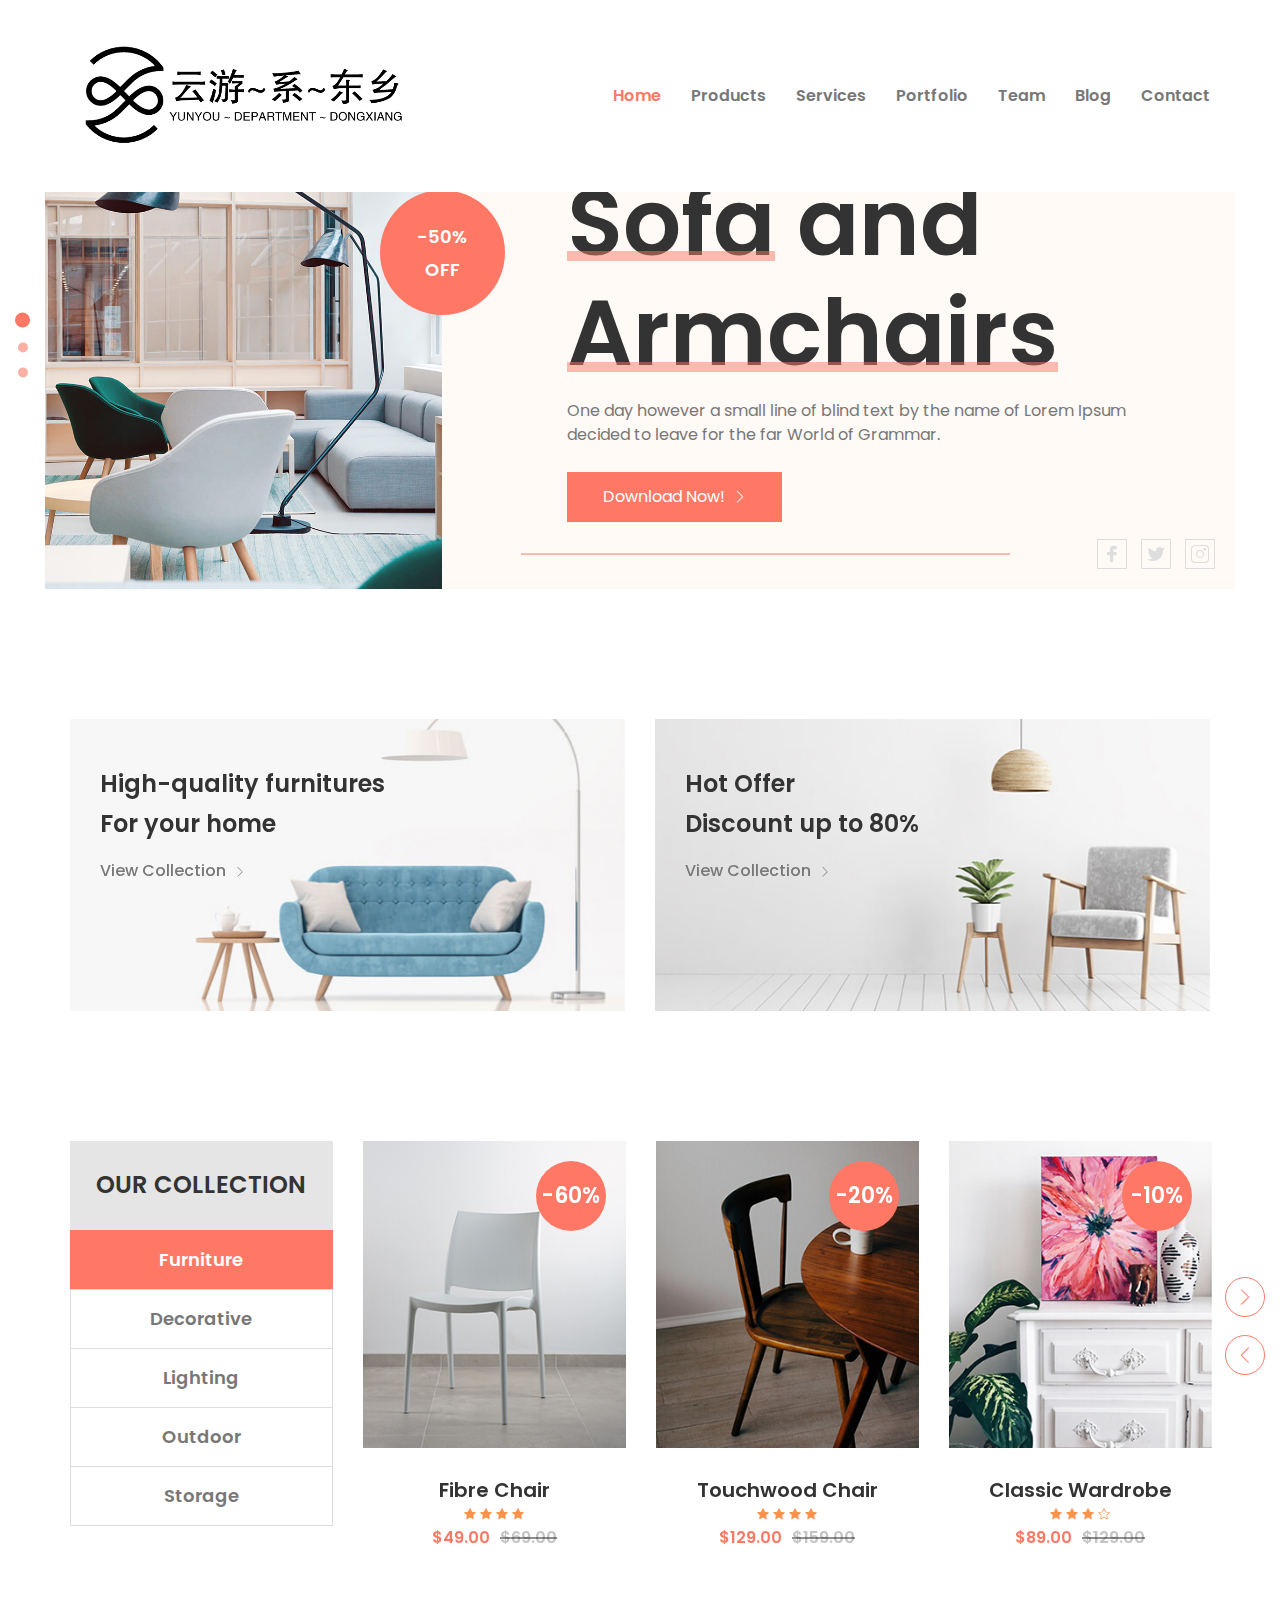
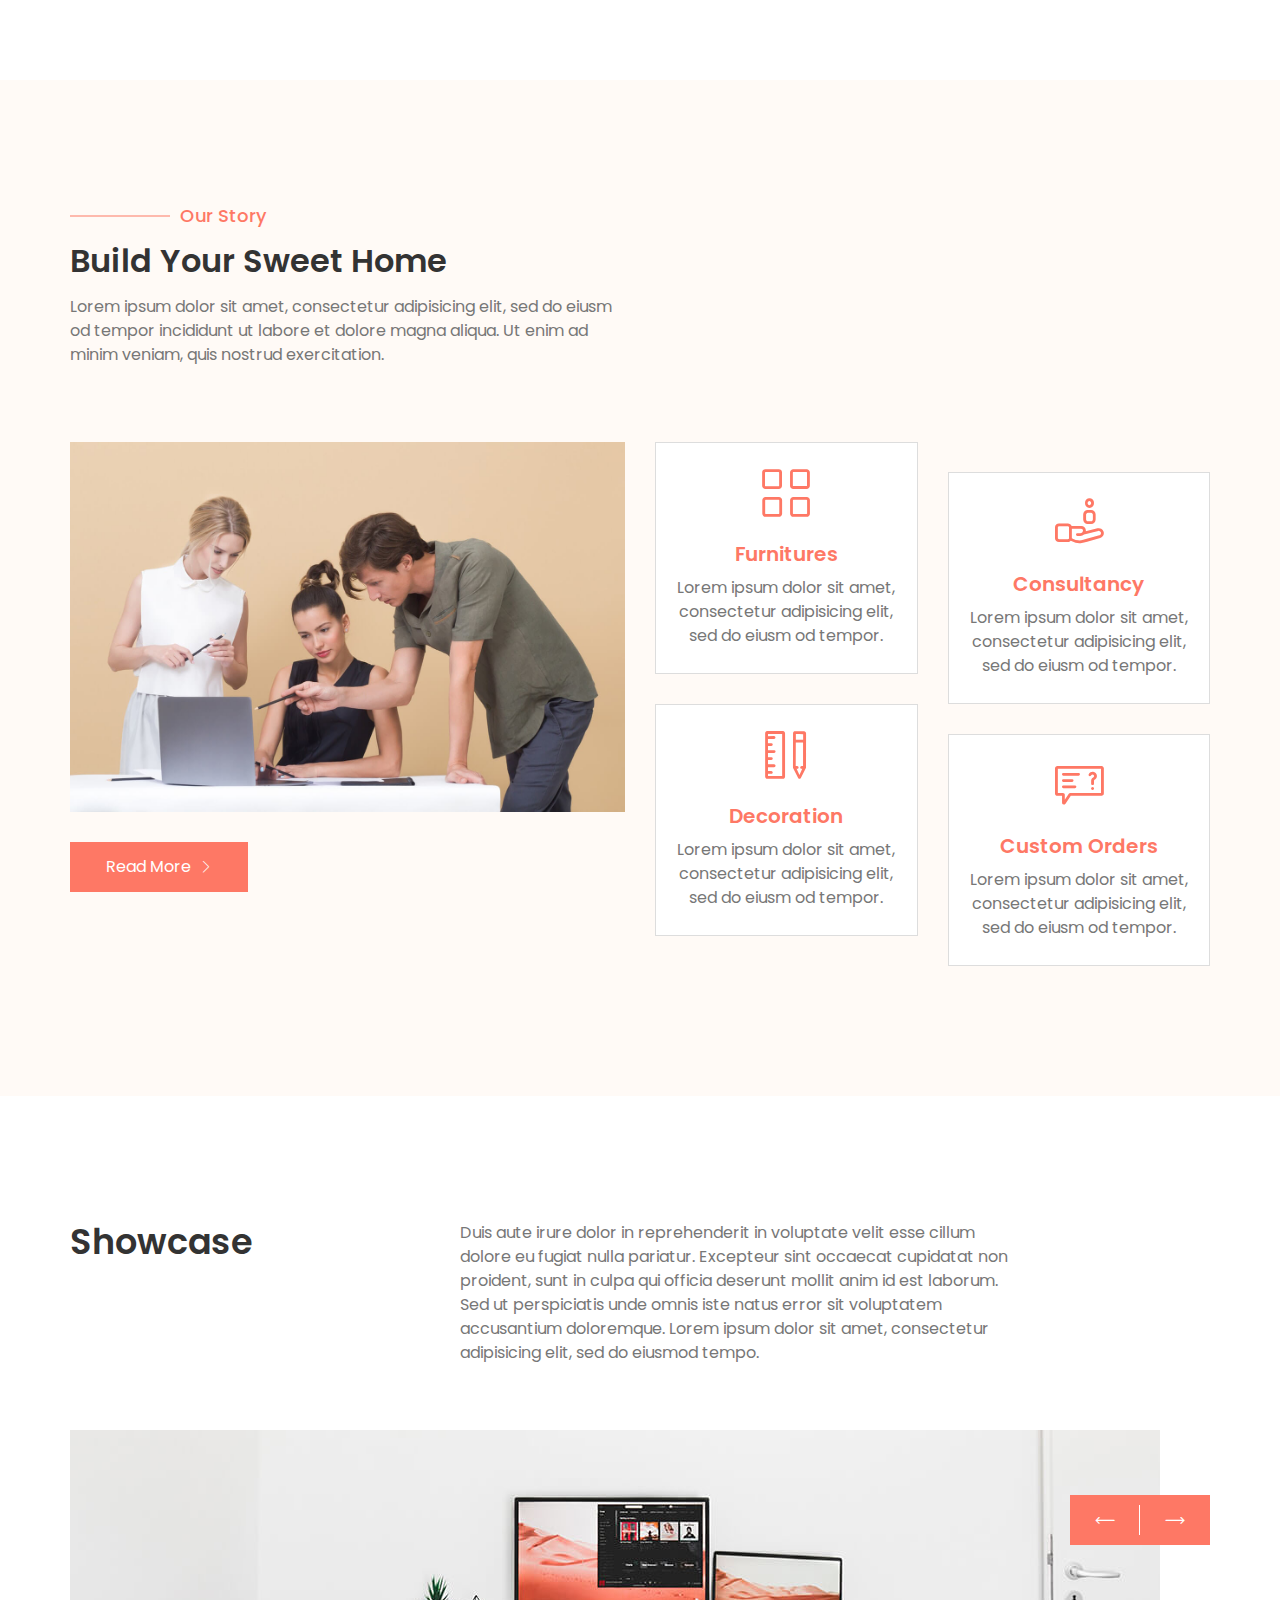
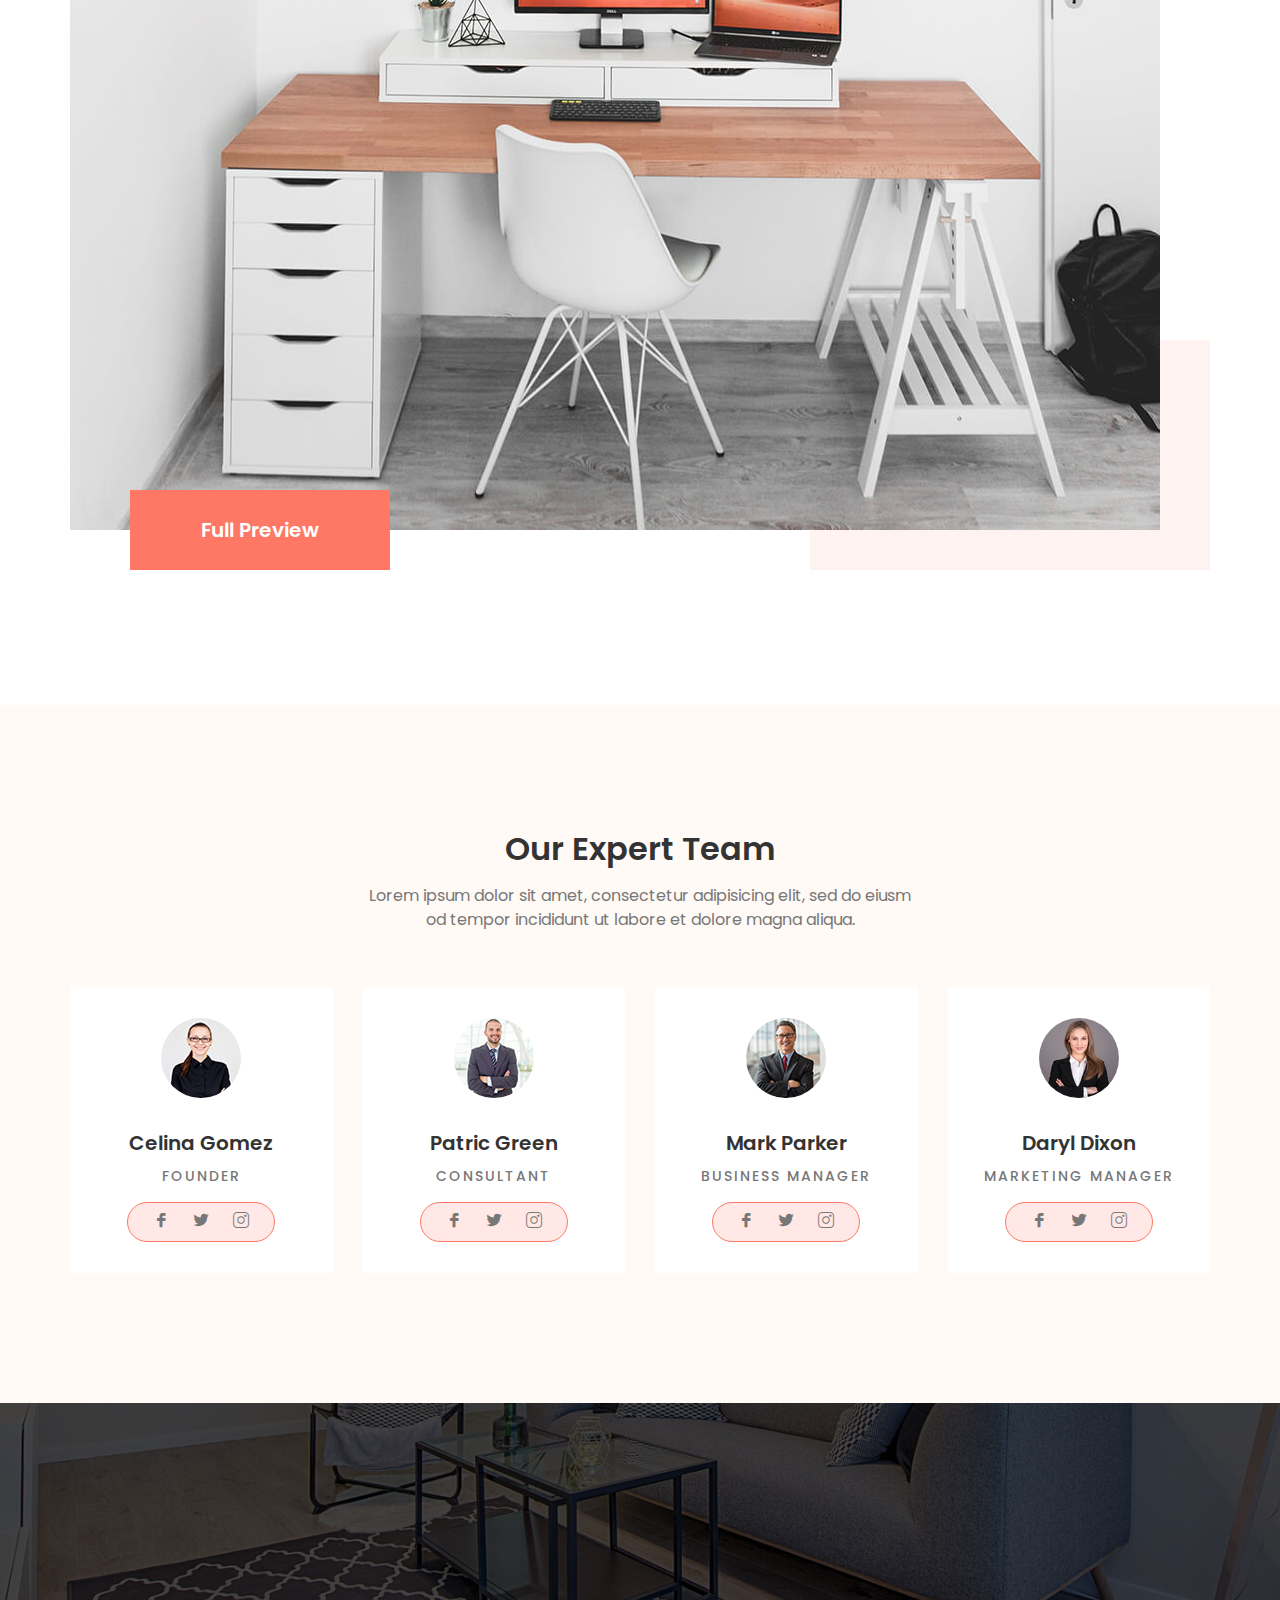
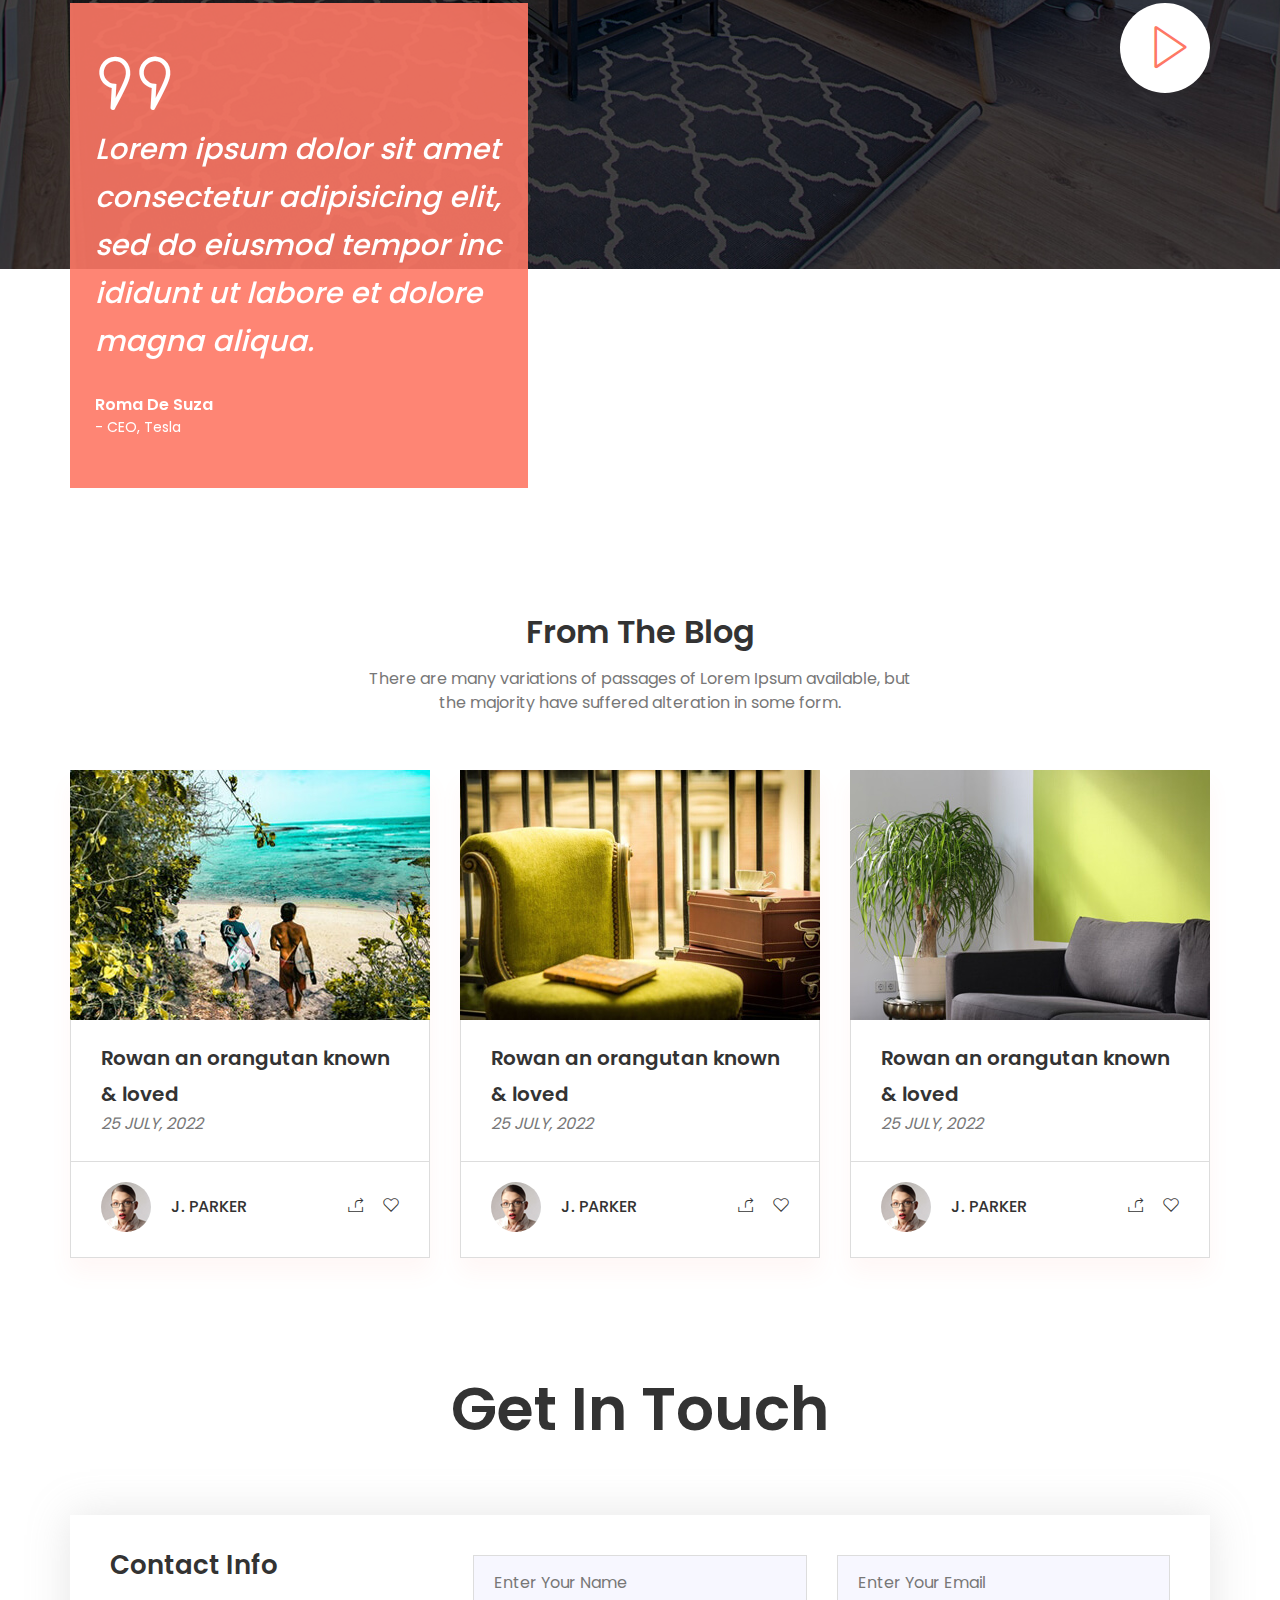
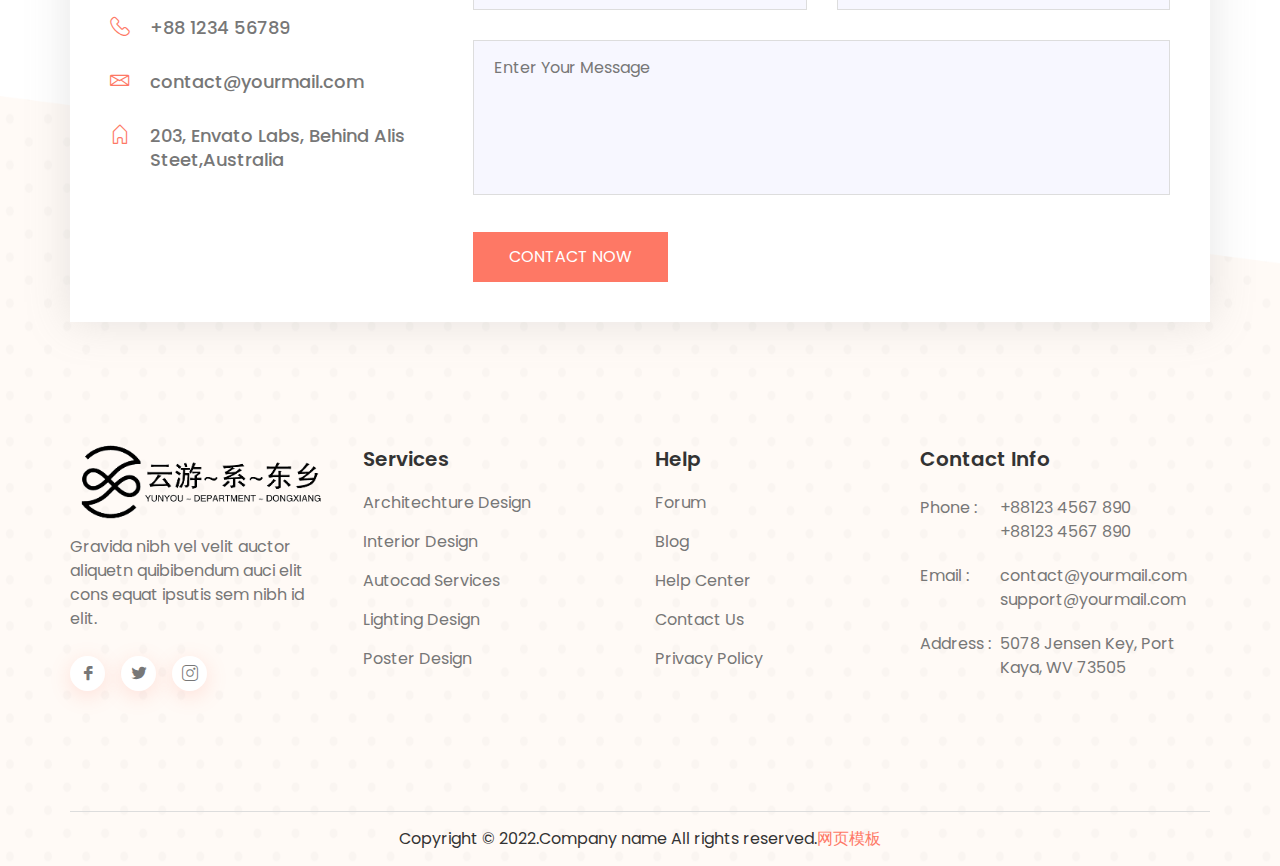
<file: index1.html>
<!doctype html>
<html lang="en">
<head>
<meta charset="utf-8">
<meta http-equiv="x-ua-compatible" content="ie=edge">
<meta name="description" content="">
<meta name="viewport" content="width=device-width, initial-scale=1, shrink-to-fit=no">
<title>DongX-YunQi</title>
<link rel="stylesheet" href="static/css/bootstrap.min.css">
<link rel="stylesheet" href="static/css/animate.css">
<link rel="stylesheet" href="static/css/magnific-popup.css">
<link rel="stylesheet" href="static/css/slick.css">
<link rel="stylesheet" href="static/css/LineIcons.css">
<link rel="stylesheet" href="static/css/default.css">
<link rel="stylesheet" href="static/css/style.css">
<link rel="stylesheet" href="static/css/responsive.css">
</head>
<body>

<div class="preloader">
<div class="spin">
<div class="cube1"></div>
<div class="cube2"></div>
</div>
</div>

<header class="header-area">
<div class="container">
<div class="row">
<div class="col-lg-12">
<nav class="navbar navbar-expand-lg">
<a class="navbar-brand" href="">
<img src="static/picture/logo.png" alt="Logo">
</a> 
<button class="navbar-toggler" type="button" data-toggle="collapse" data-target="#navbarSupportedContent" aria-controls="navbarSupportedContent" aria-expanded="false" aria-label="Toggle navigation">
<span class="bar-icon"></span>
<span class="bar-icon"></span>
<span class="bar-icon"></span>
</button>
<div class="collapse navbar-collapse" id="navbarSupportedContent">
<ul id="nav" class="navbar-nav ml-auto">
<li class="nav-item active">
<a data-scroll-nav="0" href="#home">Home</a>
</li>
<li class="nav-item">
<a data-scroll-nav="0" href="#product">Products</a>
</li>
<li class="nav-item">
<a data-scroll-nav="0" href="#service">Services</a>
</li>
<li class="nav-item">
<a data-scroll-nav="0" href="#showcase">Portfolio</a>
</li>
<li class="nav-item">
<a data-scroll-nav="0" href="#team">Team</a>
</li>
<li class="nav-item">
<a data-scroll-nav="0" href="#blog">Blog</a>
</li>
<li class="nav-item">
<a data-scroll-nav="0" href="#contact">Contact</a>
</li>
</ul> 
</div>
</nav> 
</div>
</div> 
 </div> 
</header>


<section id="home" class="slider-area pt-100">
<div class="container-fluid position-relative">
<div class="slider-active">
<div class="single-slider">
<div class="slider-bg">
<div class="row no-gutters align-items-center ">
<div class="col-lg-4 col-md-5">
<div class="slider-product-image d-none d-md-block">
<img src="static/picture/1.jpg" alt="Slider">
<div class="slider-discount-tag">
<p>-50% <br> OFF</p>
</div>
</div> 
</div>
<div class="col-lg-8 col-md-7">
<div class="slider-product-content">
<h1 class="slider-title mb-10" data-animation="fadeInUp" data-delay="0.3s"><span>Sofa</span> and <span>Armchairs</span></h1>
<p class="mb-25" data-animation="fadeInUp" data-delay="0.9s">One day however a small line of blind text by the name of Lorem Ipsum <br> decided to leave for the far World of Grammar.</p>
<a class="main-btn" href="javascript:;" rel="nofollow" data-animation="fadeInUp" data-delay="1.5s">Download Now! <i class="lni-chevron-right"></i></a>
</div> 
</div>
</div> 
</div> 
</div> 
<div class="single-slider">
<div class="slider-bg">
<div class="row no-gutters align-items-center">
<div class="col-lg-4 col-md-5">
<div class="slider-product-image d-none d-md-block">
<img src="static/picture/3.jpg" alt="Slider">
<div class="slider-discount-tag">
<p>-20% <br> OFF</p>
</div>
</div> 
</div>
<div class="col-lg-8 col-md-7">
<div class="slider-product-content">
<h1 class="slider-title mb-10" data-animation="fadeInUp" data-delay="0.3s"><span>Winter</span> Sale! is <span>Here</span></h1>
<p class="mb-25" data-animation="fadeInUp" data-delay="0.9s">One day however a small line of blind text by the name of Lorem Ipsum <br> decided to leave for the far World of Grammar.</p>
<a class="main-btn" href="javascript:;" rel="nofollow" data-animation="fadeInUp" data-delay="1.5s">Learn More <i class="lni-chevron-right"></i></a>
</div> 
</div>
</div> 
</div> 
</div> 
<div class="single-slider">
<div class="slider-bg">
<div class="row no-gutters align-items-center">
<div class="col-lg-4 col-md-5">
<div class="slider-product-image d-none d-md-block">
<img src="static/picture/2.jpg" alt="Slider">
<div class="slider-discount-tag">
<p>FREE<br> QUOTE</p>
</div>
</div> 
</div>
<div class="col-lg-8 col-md-7">
<div class="slider-product-content">
<h1 class="slider-title mb-10" data-animation="fadeInUp" data-delay="0.3s"><span>Get</span> a Free <span>Quote</span></h1>
<p class="mb-25" data-animation="fadeInUp" data-delay="0.9s">One day however a small line of blind text by the name of Lorem Ipsum <br> decided to leave for the far World of Grammar.</p>
<a class="main-btn" href="#contact" data-animation="fadeInUp" data-delay="1.5s">Contact Us <i class="lni-chevron-right"></i></a>
</div> 
</div>
</div> 
</div> 
</div> 
</div> 
<div class="slider-social">
<div class="row justify-content-end">
<div class="col-lg-7 col-md-6">
<ul class="social text-right">
<li><a href="#"><i class="lni-facebook-filled"></i></a></li>
<li><a href="#"><i class="lni-twitter-original"></i></a></li>
<li><a href="#"><i class="lni-instagram"></i></a></li>
</ul>
</div>
</div>
</div>
</div> 
</section>


<section id="discount-product" class="discount-product pt-100">
<div class="container">
<div class="row">
<div class="col-lg-6">
<div class="single-discount-product mt-30">
<div class="product-image">
<img src="static/picture/product-1.jpg" alt="Product">
</div> 
<div class="product-content">
<h4 class="content-title mb-15">High-quality furnitures <br> For your home</h4>
<a href="#">View Collection <i class="lni-chevron-right"></i></a>
</div> 
</div> 
</div>
<div class="col-lg-6">
<div class="single-discount-product mt-30">
<div class="product-image">
<img src="static/picture/product-2.jpg" alt="Product">
</div> 
<div class="product-content">
<h4 class="content-title mb-15">Hot Offer <br> Discount up to 80%</h4>
<a href="#">View Collection <i class="lni-chevron-right"></i></a>
</div> 
</div> 
</div>
</div> 
</div> 
</section>


<section id="product" class="product-area pt-100 pb-130">
<div class="container">
<div class="row">
<div class="col-lg-3 col-md-4">
<div class="collection-menu text-center mt-30">
<h4 class="collection-tilte">OUR COLLECTION</h4>
 <div class="nav flex-column nav-pills" id="v-pills-tab" role="tablist" aria-orientation="vertical">
<a class="active" id="v-pills-furniture-tab" data-toggle="pill" href="#v-pills-furniture" role="tab" aria-controls="v-pills-furniture" aria-selected="true">Furniture</a>
<a id="v-pills-decorative-tab" data-toggle="pill" href="#v-pills-decorative" role="tab" aria-controls="v-pills-decorative" aria-selected="false">Decorative</a>
<a id="v-pills-lighting-tab" data-toggle="pill" href="#v-pills-lighting" role="tab" aria-controls="v-pills-lighting" aria-selected="false">Lighting</a>
<a id="v-pills-outdoor-tab" data-toggle="pill" href="#v-pills-outdoor" role="tab" aria-controls="v-pills-outdoor" aria-selected="false">Outdoor</a>
<a id="v-pills-storage-tab" data-toggle="pill" href="#v-pills-storage" role="tab" aria-controls="v-pills-storage" aria-selected="false">Storage</a>
</div> 
</div> 
</div>
<div class="col-lg-9 col-md-8">
<div class="tab-content" id="v-pills-tabContent">
<div class="tab-pane fade show active" id="v-pills-furniture" role="tabpanel" aria-labelledby="v-pills-furniture-tab">
<div class="product-items mt-30">
<div class="row product-items-active">
<div class="col-md-4">
<div class="single-product-items">
<div class="product-item-image">
<a href="#"><img src="static/picture/p-1.jpg" alt="Product"></a>
<div class="product-discount-tag">
<p>-60%</p>
</div>
</div>
<div class="product-item-content text-center mt-30">
<h5 class="product-title"><a href="#">Fibre Chair</a></h5>
<ul class="rating">
<li><i class="lni-star-filled"></i></li>
<li><i class="lni-star-filled"></i></li>
<li><i class="lni-star-filled"></i></li>
<li><i class="lni-star-filled"></i></li>
</ul>
<span class="regular-price">$49.00</span>
<span class="discount-price">$69.00</span>
</div>
</div> 
</div>
<div class="col-md-4">
<div class="single-product-items">
<div class="product-item-image">
<a href="#"><img src="static/picture/p-2.jpg" alt="Product"></a>
<div class="product-discount-tag">
<p>-20%</p>
</div>
</div>
<div class="product-item-content text-center mt-30">
<h5 class="product-title"><a href="#">Touchwood Chair</a></h5>
 <ul class="rating">
<li><i class="lni-star-filled"></i></li>
<li><i class="lni-star-filled"></i></li>
<li><i class="lni-star-filled"></i></li>
<li><i class="lni-star-filled"></i></li>
</ul>
<span class="regular-price">$129.00</span>
<span class="discount-price">$159.00</span>
</div>
</div> 
</div>
<div class="col-md-4">
<div class="single-product-items">
<div class="product-item-image">
<a href="#"><img src="static/picture/p-3.jpg" alt="Product"></a>
<div class="product-discount-tag">
<p>-10%</p>
</div>
</div>
<div class="product-item-content text-center mt-30">
<h5 class="product-title"><a href="#">Classic Wardrobe</a></h5>
<ul class="rating">
<li><i class="lni-star-filled"></i></li>
<li><i class="lni-star-filled"></i></li>
<li><i class="lni-star-filled"></i></li>
<li><i class="lni-star"></i></li>
</ul>
<span class="regular-price">$89.00</span>
<span class="discount-price">$129.00</span>
</div>
</div> 
</div>
<div class="col-md-4">
<div class="single-product-items">
<div class="product-item-image">
<a href="#"><img src="static/picture/p-1.jpg" alt="Product"></a>
<div class="product-discount-tag">
<p>-60%</p>
</div>
</div>
<div class="product-item-content text-center mt-30">
<h5 class="product-title"><a href="#">Touchwood Chair</a></h5>
<ul class="rating">
<li><i class="lni-star-filled"></i></li>
<li><i class="lni-star-filled"></i></li>
<li><i class="lni-star-filled"></i></li>
<li><i class="lni-star-filled"></i></li>
</ul>
<span class="regular-price">$59.00</span>
<span class="discount-price">$69.00</span>
</div>
</div> 
</div>
<div class="col-md-4">
<div class="single-product-items">
<div class="product-item-image">
<a href="#"><img src="static/picture/p-2.jpg" alt="Product"></a>
<div class="product-discount-tag">
<p>-60%</p>
</div>
</div>
<div class="product-item-content text-center mt-30">
<h5 class="product-title"><a href="#">Touchwood Chair</a></h5>
<ul class="rating">
<li><i class="lni-star-filled"></i></li>
<li><i class="lni-star-filled"></i></li>
<li><i class="lni-star-filled"></i></li>
<li><i class="lni-star-filled"></i></li>
</ul>
<span class="regular-price">$59.00</span>
<span class="discount-price">$69.00</span>
</div>
</div> 
</div>
</div> 
</div> 
</div> 
<div class="tab-pane fade" id="v-pills-decorative" role="tabpanel" aria-labelledby="v-pills-decorative-tab">
<div class="product-items mt-30">
<div class="row product-items-active">
<div class="col-md-4">
<div class="single-product-items">
<div class="product-item-image">
<a href="#"><img src="static/picture/p-1.jpg" alt="Product"></a>
<div class="product-discount-tag">
<p>-60%</p>
</div>
</div>
<div class="product-item-content text-center mt-30">
<h5 class="product-title"><a href="#">Touchwood Chair</a></h5>
<ul class="rating">
<li><i class="lni-star-filled"></i></li>
<li><i class="lni-star-filled"></i></li>
<li><i class="lni-star-filled"></i></li>
<li><i class="lni-star-filled"></i></li>
</ul>
<span class="regular-price">$59.00</span>
<span class="discount-price">$69.00</span>
</div>
</div> 
</div>
<div class="col-md-4">
<div class="single-product-items">
<div class="product-item-image">
<a href="#"><img src="static/picture/p-2.jpg" alt="Product"></a>
<div class="product-discount-tag">
<p>-60%</p>
</div>
</div>
<div class="product-item-content text-center mt-30">
<h5 class="product-title"><a href="#">Touchwood Chair</a></h5>
<ul class="rating">
<li><i class="lni-star-filled"></i></li>
<li><i class="lni-star-filled"></i></li>
<li><i class="lni-star-filled"></i></li>
<li><i class="lni-star-filled"></i></li>
</ul>
<span class="regular-price">$59.00</span>
<span class="discount-price">$69.00</span>
</div>
</div> 
</div>
<div class="col-md-4">
<div class="single-product-items">
<div class="product-item-image">
<a href="#"><img src="static/picture/p-3.jpg" alt="Product"></a>
<div class="product-discount-tag">
<p>-60%</p>
</div>
</div>
<div class="product-item-content text-center mt-30">
<h5 class="product-title"><a href="#">Touchwood Chair</a></h5>
<ul class="rating">
<li><i class="lni-star-filled"></i></li>
<li><i class="lni-star-filled"></i></li>
<li><i class="lni-star-filled"></i></li>
<li><i class="lni-star-filled"></i></li>
</ul>
<span class="regular-price">$59.00</span>
<span class="discount-price">$69.00</span>
</div>
</div> 
</div>
<div class="col-md-4">
<div class="single-product-items">
<div class="product-item-image">
<a href="#"><img src="static/picture/p-1.jpg" alt="Product"></a>
<div class="product-discount-tag">
<p>-60%</p>
</div>
</div>
<div class="product-item-content text-center mt-30">
<h5 class="product-title"><a href="#">Touchwood Chair</a></h5>
<ul class="rating">
<li><i class="lni-star-filled"></i></li>
<li><i class="lni-star-filled"></i></li>
<li><i class="lni-star-filled"></i></li>
<li><i class="lni-star-filled"></i></li>
</ul>
<span class="regular-price">$59.00</span>
<span class="discount-price">$69.00</span>
</div>
</div> 
</div>
<div class="col-md-4">
<div class="single-product-items">
<div class="product-item-image">
<a href="#"><img src="static/picture/p-2.jpg" alt="Product"></a>
<div class="product-discount-tag">
<p>-60%</p>
</div>
</div>
<div class="product-item-content text-center mt-30">
<h5 class="product-title"><a href="#">Touchwood Chair</a></h5>
<ul class="rating">
<li><i class="lni-star-filled"></i></li>
<li><i class="lni-star-filled"></i></li>
<li><i class="lni-star-filled"></i></li>
<li><i class="lni-star-filled"></i></li>
</ul>
<span class="regular-price">$59.00</span>
<span class="discount-price">$69.00</span>
</div>
</div> 
</div>
</div> 
</div> 
</div> 
<div class="tab-pane fade" id="v-pills-lighting" role="tabpanel" aria-labelledby="v-pills-lighting-tab">
<div class="product-items mt-30">
<div class="row product-items-active">
<div class="col-md-4">
<div class="single-product-items">
<div class="product-item-image">
<a href="#"><img src="static/picture/p-1.jpg" alt="Product"></a>
<div class="product-discount-tag">
<p>-60%</p>
</div>
</div>
<div class="product-item-content text-center mt-30">
<h5 class="product-title"><a href="#">Touchwood Chair</a></h5>
<ul class="rating">
<li><i class="lni-star-filled"></i></li>
<li><i class="lni-star-filled"></i></li>
<li><i class="lni-star-filled"></i></li>
<li><i class="lni-star-filled"></i></li>
</ul>
<span class="regular-price">$59.00</span>
<span class="discount-price">$69.00</span>
</div>
</div> 
 </div>
<div class="col-md-4">
<div class="single-product-items">
<div class="product-item-image">
<a href="#"><img src="static/picture/p-2.jpg" alt="Product"></a>
<div class="product-discount-tag">
<p>-60%</p>
</div>
</div>
<div class="product-item-content text-center mt-30">
<h5 class="product-title"><a href="#">Touchwood Chair</a></h5>
<ul class="rating">
<li><i class="lni-star-filled"></i></li>
<li><i class="lni-star-filled"></i></li>
<li><i class="lni-star-filled"></i></li>
<li><i class="lni-star-filled"></i></li>
</ul>
<span class="regular-price">$59.00</span>
<span class="discount-price">$69.00</span>
</div>
</div> 
</div>
<div class="col-md-4">
<div class="single-product-items">
<div class="product-item-image">
<a href="#"><img src="static/picture/p-3.jpg" alt="Product"></a>
<div class="product-discount-tag">
<p>-60%</p>
</div>
</div>
<div class="product-item-content text-center mt-30">
<h5 class="product-title"><a href="#">Touchwood Chair</a></h5>
<ul class="rating">
<li><i class="lni-star-filled"></i></li>
<li><i class="lni-star-filled"></i></li>
<li><i class="lni-star-filled"></i></li>
<li><i class="lni-star-filled"></i></li>
</ul>
<span class="regular-price">$59.00</span>
<span class="discount-price">$69.00</span>
</div>
</div> 
</div>
<div class="col-md-4">
<div class="single-product-items">
<div class="product-item-image">
<a href="#"><img src="static/picture/p-1.jpg" alt="Product"></a>
<div class="product-discount-tag">
<p>-60%</p>
</div>
</div>
<div class="product-item-content text-center mt-30">
<h5 class="product-title"><a href="#">Touchwood Chair</a></h5>
<ul class="rating">
<li><i class="lni-star-filled"></i></li>
<li><i class="lni-star-filled"></i></li>
<li><i class="lni-star-filled"></i></li>
<li><i class="lni-star-filled"></i></li>
</ul>
<span class="regular-price">$59.00</span>
<span class="discount-price">$69.00</span>
</div>
</div> 
</div>
<div class="col-md-4">
<div class="single-product-items">
<div class="product-item-image">
<a href="#"><img src="static/picture/p-2.jpg" alt="Product"></a>
<div class="product-discount-tag">
<p>-60%</p>
</div>
</div>
<div class="product-item-content text-center mt-30">
<h5 class="product-title"><a href="#">Touchwood Chair</a></h5>
<ul class="rating">
<li><i class="lni-star-filled"></i></li>
<li><i class="lni-star-filled"></i></li>
<li><i class="lni-star-filled"></i></li>
<li><i class="lni-star-filled"></i></li>
</ul>
<span class="regular-price">$59.00</span>
<span class="discount-price">$69.00</span>
</div>
</div> 
</div>
</div> 
</div> 
</div> 
<div class="tab-pane fade" id="v-pills-outdoor" role="tabpanel" aria-labelledby="v-pills-outdoor-tab">
<div class="product-items mt-30">
<div class="row product-items-active">
<div class="col-md-4">
<div class="single-product-items">
<div class="product-item-image">
<a href="#"><img src="static/picture/p-1.jpg" alt="Product"></a>
<div class="product-discount-tag">
<p>-60%</p>
</div>
</div>
<div class="product-item-content text-center mt-30">
<h5 class="product-title"><a href="#">Touchwood Chair</a></h5>
<ul class="rating">
<li><i class="lni-star-filled"></i></li>
<li><i class="lni-star-filled"></i></li>
<li><i class="lni-star-filled"></i></li>
 <li><i class="lni-star-filled"></i></li>
</ul>
<span class="regular-price">$59.00</span>
<span class="discount-price">$69.00</span>
</div>
</div> 
</div>
<div class="col-md-4">
<div class="single-product-items">
<div class="product-item-image">
<a href="#"><img src="static/picture/p-2.jpg" alt="Product"></a>
<div class="product-discount-tag">
<p>-60%</p>
</div>
</div>
<div class="product-item-content text-center mt-30">
<h5 class="product-title"><a href="#">Touchwood Chair</a></h5>
<ul class="rating">
<li><i class="lni-star-filled"></i></li>
<li><i class="lni-star-filled"></i></li>
<li><i class="lni-star-filled"></i></li>
<li><i class="lni-star-filled"></i></li>
</ul>
<span class="regular-price">$59.00</span>
<span class="discount-price">$69.00</span>
</div>
</div> 
</div>
<div class="col-md-4">
<div class="single-product-items">
<div class="product-item-image">
<a href="#"><img src="static/picture/p-3.jpg" alt="Product"></a>
<div class="product-discount-tag">
<p>-60%</p>
</div>
</div>
<div class="product-item-content text-center mt-30">
<h5 class="product-title"><a href="#">Touchwood Chair</a></h5>
<ul class="rating">
<li><i class="lni-star-filled"></i></li>
<li><i class="lni-star-filled"></i></li>
<li><i class="lni-star-filled"></i></li>
<li><i class="lni-star-filled"></i></li>
</ul>
<span class="regular-price">$59.00</span>
<span class="discount-price">$69.00</span>
</div>
</div> 
</div>
<div class="col-md-4">
<div class="single-product-items">
<div class="product-item-image">
<a href="#"><img src="static/picture/p-1.jpg" alt="Product"></a>
 <div class="product-discount-tag">
<p>-60%</p>
</div>
</div>
<div class="product-item-content text-center mt-30">
<h5 class="product-title"><a href="#">Touchwood Chair</a></h5>
<ul class="rating">
<li><i class="lni-star-filled"></i></li>
<li><i class="lni-star-filled"></i></li>
<li><i class="lni-star-filled"></i></li>
<li><i class="lni-star-filled"></i></li>
</ul>
<span class="regular-price">$59.00</span>
<span class="discount-price">$69.00</span>
</div>
</div> 
</div>
<div class="col-md-4">
<div class="single-product-items">
<div class="product-item-image">
<a href="#"><img src="static/picture/p-2.jpg" alt="Product"></a>
<div class="product-discount-tag">
<p>-60%</p>
</div>
</div>
<div class="product-item-content text-center mt-30">
<h5 class="product-title"><a href="#">Touchwood Chair</a></h5>
<ul class="rating">
<li><i class="lni-star-filled"></i></li>
<li><i class="lni-star-filled"></i></li>
<li><i class="lni-star-filled"></i></li>
<li><i class="lni-star-filled"></i></li>
</ul>
<span class="regular-price">$59.00</span>
<span class="discount-price">$69.00</span>
</div>
</div> 
</div>
</div> 
</div> 
</div> 
<div class="tab-pane fade" id="v-pills-storage" role="tabpanel" aria-labelledby="v-pills-storage-tab">
<div class="product-items mt-30">
<div class="row product-items-active">
<div class="col-md-4">
<div class="single-product-items">
<div class="product-item-image">
<a href="#"><img src="static/picture/p-1.jpg" alt="Product"></a>
<div class="product-discount-tag">
<p>-60%</p>
</div>
</div>
<div class="product-item-content text-center mt-30">
<h5 class="product-title"><a href="#">Touchwood Chair</a></h5>
<ul class="rating">
<li><i class="lni-star-filled"></i></li>
<li><i class="lni-star-filled"></i></li>
<li><i class="lni-star-filled"></i></li>
<li><i class="lni-star-filled"></i></li>
</ul>
<span class="regular-price">$59.00</span>
<span class="discount-price">$69.00</span>
</div>
</div> 
</div>
<div class="col-md-4">
<div class="single-product-items">
<div class="product-item-image">
<a href="#"><img src="static/picture/p-2.jpg" alt="Product"></a>
<div class="product-discount-tag">
<p>-60%</p>
</div>
</div>
<div class="product-item-content text-center mt-30">
<h5 class="product-title"><a href="#">Touchwood Chair</a></h5>
<ul class="rating">
<li><i class="lni-star-filled"></i></li>
<li><i class="lni-star-filled"></i></li>
<li><i class="lni-star-filled"></i></li>
<li><i class="lni-star-filled"></i></li>
</ul>
<span class="regular-price">$59.00</span>
<span class="discount-price">$69.00</span>
</div>
</div> 
</div>
<div class="col-md-4">
<div class="single-product-items">
<div class="product-item-image">
<a href="#"><img src="static/picture/p-3.jpg" alt="Product"></a>
<div class="product-discount-tag">
<p>-60%</p>
</div>
</div>
<div class="product-item-content text-center mt-30">
<h5 class="product-title"><a href="#">Touchwood Chair</a></h5>
<ul class="rating">
<li><i class="lni-star-filled"></i></li>
<li><i class="lni-star-filled"></i></li>
<li><i class="lni-star-filled"></i></li>
<li><i class="lni-star-filled"></i></li>
</ul>
<span class="regular-price">$59.00</span>
<span class="discount-price">$69.00</span>
</div>
</div> 
</div>
<div class="col-md-4">
<div class="single-product-items">
<div class="product-item-image">
<a href="#"><img src="static/picture/p-1.jpg" alt="Product"></a>
<div class="product-discount-tag">
<p>-60%</p>
</div>
</div>
<div class="product-item-content text-center mt-30">
<h5 class="product-title"><a href="#">Touchwood Chair</a></h5>
<ul class="rating">
<li><i class="lni-star-filled"></i></li>
<li><i class="lni-star-filled"></i></li>
<li><i class="lni-star-filled"></i></li>
<li><i class="lni-star-filled"></i></li>
</ul>
<span class="regular-price">$59.00</span>
<span class="discount-price">$69.00</span>
</div>
</div> 
</div>
<div class="col-md-4">
<div class="single-product-items">
<div class="product-item-image">
<a href="#"><img src="static/picture/p-2.jpg" alt="Product"></a>
<div class="product-discount-tag">
<p>-60%</p>
</div>
</div>
<div class="product-item-content text-center mt-30">
<h5 class="product-title"><a href="#">Touchwood Chair</a></h5>
<ul class="rating">
<li><i class="lni-star-filled"></i></li>
<li><i class="lni-star-filled"></i></li>
<li><i class="lni-star-filled"></i></li>
<li><i class="lni-star-filled"></i></li>
</ul>
<span class="regular-price">$59.00</span>
<span class="discount-price">$69.00</span>
</div>
</div> 
</div>
</div> 
</div> 
</div> 
</div> 
</div>
</div> 
</div> 
</section>


<section id="service" class="services-area pt-125 pb-130">
<div class="container">
<div class="row">
<div class="col-lg-6">
<div class="section-title pb-30">
<h5 class="mb-15">Our Story</h5>
<h3 class="title mb-15">Build Your Sweet Home</h3>
 <p>Lorem ipsum dolor sit amet, consectetur adipisicing elit, sed do eiusm od tempor incididunt ut labore et dolore magna aliqua. Ut enim ad minim veniam, quis nostrud exercitation.</p>
</div> 
</div>
</div>
<div class="row">
<div class="col-lg-6">
<div class="services-left mt-45">
<div class="services">
<img src="static/picture/services.jpg" alt="">
<a href="#" class="main-btn mt-30">Read More <i class="lni-chevron-right"></i></a>
</div> 
</div> 
</div>
<div class="col-lg-6">
<div class="services-right mt-45">
<div class="row justify-content-center">
<div class="col-md-6 col-sm-8">
<div class="single-services text-center">
<div class="services-icon">
<i class="lni-grid-alt"></i>
</div>
<div class="services-content mt-20">
<h5 class="title mb-10">Furnitures</h5>
<p>Lorem ipsum dolor sit amet, consectetur adipisicing elit, sed do eiusm od tempor.</p>
</div>
</div> 
<div class="single-services text-center mt-30">
<div class="services-icon">
<i class="lni-ruler-pencil"></i>
</div>
<div class="services-content mt-20">
<h5 class="title mb-10">Decoration</h5>
<p>Lorem ipsum dolor sit amet, consectetur adipisicing elit, sed do eiusm od tempor.</p>
</div>
</div> 
</div>
<div class="col-md-6 col-sm-8">
<div class="single-services text-center mt-30">
<div class="services-icon">
<i class="lni-customer"></i>
</div>
<div class="services-content mt-20">
<h5 class="title mb-10">Consultancy</h5>
<p>Lorem ipsum dolor sit amet, consectetur adipisicing elit, sed do eiusm od tempor.</p>
</div>
</div> 
<div class="single-services text-center mt-30">
<div class="services-icon">
<i class="lni-support"></i>
</div>
<div class="services-content mt-20">
<h5 class="title mb-10">Custom Orders</h5>
<p>Lorem ipsum dolor sit amet, consectetur adipisicing elit, sed do eiusm od tempor.</p>
</div>
</div> 
</div>
</div> 
</div> 
</div>
</div> 
</div> 
</section>


 <section id="showcase" class="showcase-area pt-100 pb-130">
<div class="container">
<div class="row">
<div class="col-lg-4">
<div class="showcase-title pt-25">
<h2 class="title">Showcase</h2>
</div> 
</div>
<div class="col-lg-6">
<div class="showcase-title pt-25">
<p>Duis aute irure dolor in reprehenderit in voluptate velit esse cillum dolore eu fugiat nulla pariatur. Excepteur sint occaecat cupidatat non proident, sunt in culpa qui officia deserunt mollit anim id est laborum. Sed ut perspiciatis unde omnis iste natus error sit voluptatem accusantium doloremque. Lorem ipsum dolor sit amet, consectetur adipisicing elit, sed do eiusmod tempo.</p>
</div> 
</div>
</div> 
<div class="row">
<div class="col-lg-12">
<div class="showcase-active mt-65">
<div class="single-showcase">
<img src="static/picture/t-1.jpg" alt="Testimonial">
<a href="#" class="main-btn">Full Preview</a>
</div> 
<div class="single-showcase">
<img src="static/picture/t-2.jpg" alt="Testimonial">
<a href="#" class="main-btn">Full Preview</a>
</div> 
</div> 
</div>
</div> 
</div> 
</section>


<section id="team" class="team-area pt-125 pb-130">
<div class="container">
<div class="row justify-content-center">
<div class="col-lg-6">
<div class="section-title text-center pb-25">
<h3 class="title mb-15">Our Expert Team</h3>
<p>Lorem ipsum dolor sit amet, consectetur adipisicing elit, sed do eiusm od tempor incididunt ut labore et dolore magna aliqua.</p>
</div> 
</div>
</div> 
<div class="row justify-content-center">
<div class="col-lg-3 col-md-6 col-sm-8">
<div class="single-temp text-center mt-30">
<div class="team-image">
<img src="static/picture/t-11.jpg" alt="Team">
</div>
<div class="team-content mt-30">
<h4 class="title mb-10"><a href="#">Celina Gomez</a></h4>
<span>FOUNDER</span>
<ul class="social mt-15">
<li><a href="#"><i class="lni-facebook-filled"></i></a></li>
<li><a href="#"><i class="lni-twitter-original"></i></a></li>
<li><a href="#"><i class="lni-instagram"></i></a></li>
</ul>
</div>
</div> 
</div>
<div class="col-lg-3 col-md-6 col-sm-8">
<div class="single-temp text-center mt-30">
<div class="team-image">
<img src="static/picture/t-21.jpg" alt="Team">
</div>
<div class="team-content mt-30">
<h4 class="title mb-10"><a href="#">Patric Green</a></h4>
<span>Consultant</span>
<ul class="social mt-15">
<li><a href="#"><i class="lni-facebook-filled"></i></a></li>
<li><a href="#"><i class="lni-twitter-original"></i></a></li>
<li><a href="#"><i class="lni-instagram"></i></a></li>
</ul>
</div>
</div> 
</div>
<div class="col-lg-3 col-md-6 col-sm-8">
<div class="single-temp text-center mt-30">
<div class="team-image">
<img src="static/picture/t-3.jpg" alt="Team">
</div>
<div class="team-content mt-30">
<h4 class="title mb-10"><a href="#">Mark Parker</a></h4>
<span>Business Manager</span>
<ul class="social mt-15">
<li><a href="#"><i class="lni-facebook-filled"></i></a></li>
<li><a href="#"><i class="lni-twitter-original"></i></a></li>
<li><a href="#"><i class="lni-instagram"></i></a></li>
</ul>
</div>
</div> 
</div>
<div class="col-lg-3 col-md-6 col-sm-8">
<div class="single-temp text-center mt-30">
<div class="team-image">
<img src="static/picture/t-4.jpg" alt="Team">
</div>
<div class="team-content mt-30">
<h4 class="title mb-10"><a href="#">Daryl Dixon</a></h4>
<span>Marketing Manager</span>
<ul class="social mt-15">
<li><a href="#"><i class="lni-facebook-filled"></i></a></li>
<li><a href="#"><i class="lni-twitter-original"></i></a></li>
<li><a href="#"><i class="lni-instagram"></i></a></li>
</ul>
</div>
</div> 
</div>
</div> 
</div> 
</section>


<section id="testimonial" class="testimonial-area pt-200">
<div class="testimonial-bg bg_cover" style="background-image: url(static/image/ts-bg.jpg)"></div>
<div class="container">
<div class="row">
<div class="col-lg-5 col-md-8">
<div class="testimonial-content">
<div class="testimonial-active">
<div class="single-testimonial">
<i class="lni-quotation"></i>
<p class="mb-30">Lorem ipsum dolor sit amet consectetur adipisicing elit, sed do eiusmod tempor inc ididunt ut labore et dolore magna aliqua.</p>
<h6 class="title">Roma De Suza</h6>
<span>- CEO, Tesla</span>
</div> 
<div class="single-testimonial">
<i class="lni-quotation"></i>
<p class="mb-30">Lorem ipsum dolor sit amet consectetur adipisicing elit, sed do eiusmod tempor inc ididunt ut labore et dolore magna aliqua.</p>
<h6 class="title">Lisa White</h6>
<span>- Designer, Walmart</span>
</div> 
</div> 
</div> 
</div>
<div class="col-lg-7 col-md-4">
<div class="testimonial-play text-right d-none d-md-block">
<a class="Video-popup" href="javascript:;"><i class="lni-play"></i></a>
</div> 
</div>
</div> 
</div> 
</section>


<section id="blog" class="blog-area pt-125">
<div class="container">
<div class="row justify-content-center">
<div class="col-lg-6">
<div class="section-title text-center pb-25">
<h3 class="title mb-15">From The Blog</h3>
<p>There are many variations of passages of Lorem Ipsum available, but the majority have suffered alteration in some form.</p>
</div> 
</div>
</div> 
<div class="row justify-content-center">
<div class="col-lg-4 col-md-6">
<div class="single-blog mt-30">
<div class="blog-image">
<img src="static/picture/b-1.jpg" alt="Blog">
</div>
<div class="blog-content">
<div class="content">
<h4 class="title"><a href="#">Rowan an orangutan known & loved</a></h4>
<span>25 JULY, 2022</span>
</div>
<div class="meta d-flex justify-content-between align-items-center">
<div class="meta-admin d-flex align-items-center">
<div class="image">
<a href="#"><img src="static/picture/admin.jpg" alt="Admin"></a>
</div>
<div class="admin-title">
<h6 class="title"><a href="#">J. PARKER</a></h6>
</div>
</div> 
<div class="meta-icon">
<ul>
<li><a href="#"><i class="lni-share"></i></a></li>
<li><a href="#"><i class="lni-heart"></i></a></li>
</ul>
</div> 
</div> 
</div>
</div> 
</div>
<div class="col-lg-4 col-md-6">
<div class="single-blog mt-30">
<div class="blog-image">
<img src="static/picture/b-2.jpg" alt="Blog">
</div>
<div class="blog-content">
<div class="content">
<h4 class="title"><a href="#">Rowan an orangutan known & loved</a></h4>
<span>25 JULY, 2022</span>
</div>
<div class="meta d-flex justify-content-between align-items-center">
<div class="meta-admin d-flex align-items-center">
<div class="image">
<a href="#"><img src="static/picture/admin.jpg" alt="Admin"></a>
</div>
<div class="admin-title">
<h6 class="title"><a href="#">J. PARKER</a></h6>
</div>
</div> 
<div class="meta-icon">
<ul>
 <li><a href="#"><i class="lni-share"></i></a></li>
<li><a href="#"><i class="lni-heart"></i></a></li>
</ul>
</div> 
</div> 
</div>
</div> 
</div>
<div class="col-lg-4 col-md-6">
<div class="single-blog mt-30">
<div class="blog-image">
<img src="static/picture/b-3.jpg" alt="Blog">
</div>
<div class="blog-content">
<div class="content">
<h4 class="title"><a href="#">Rowan an orangutan known & loved</a></h4>
<span>25 JULY, 2022</span>
</div>
<div class="meta d-flex justify-content-between align-items-center">
<div class="meta-admin d-flex align-items-center">
<div class="image">
<a href="#"><img src="static/picture/admin.jpg" alt="Admin"></a>
</div>
<div class="admin-title">
<h6 class="title"><a href="#">J. PARKER</a></h6>
</div>
</div> 
<div class="meta-icon">
<ul>
<li><a href="#"><i class="lni-share"></i></a></li>
<li><a href="#"><i class="lni-heart"></i></a></li>
</ul>
</div> 
</div> 
</div>
</div> 
</div>
</div> 
</div> 
</section>


<section id="contact" class="contact-area pt-115">
<div class="container">
<div class="row justify-content-center">
<div class="col-lg-6">
<div class="contact-title text-center">
<h2 class="title">Get In Touch</h2>
</div> 
</div>
</div> 
<div class="contact-box mt-70">
<div class="row">
<div class="col-lg-4">
<div class="contact-info pt-25">
<h4 class="info-title">Contact Info</h4>
<ul>
<li>
<div class="single-info mt-30">
<div class="info-icon">
<i class="lni-phone-handset"></i>
</div>
<div class="info-content">
<p>+88 1234 56789</p>
</div>
</div> 
</li>
<li>
<div class="single-info mt-30">
<div class="info-icon">
<i class="lni-envelope"></i>
</div>
<div class="info-content">
<p><a href="email-protection.html" class="__cf_email__" data-cfemail="5c3f3332283d3f281c2533292e313d3530723f3331">[email&#160;protected]</a></p>
</div>
</div> 
</li>
<li>
<div class="single-info mt-30">
<div class="info-icon">
<i class="lni-home"></i>
</div>
<div class="info-content">
<p>203, Envato Labs, Behind Alis Steet,Australia</p>
</div>
</div> 
</li>
</ul>
</div> 
</div>
<div class="col-lg-8">
<div class="contact-form">
<form id="contact-form" action="assets/contact.php" method="post" data-toggle="validator">
<div class="row">
<div class="col-lg-6">
<div class="single-form form-group">
<input type="text" name="name" placeholder="Enter Your Name" data-error="Name is required." required="required">
<div class="help-block with-errors"></div>
</div> 
</div>
<div class="col-lg-6">
<div class="single-form form-group">
<input type="email" name="email" placeholder="Enter Your Email" data-error="Valid email is required." required="required">
<div class="help-block with-errors"></div>
</div> 
</div>
<div class="col-lg-12">
<div class="single-form form-group">
<textarea name="message" placeholder="Enter Your Message" data-error="Please,leave us a message." required="required"></textarea>
<div class="help-block with-errors"></div>
</div> 
</div>
<p class="form-message"></p>
<div class="col-lg-12">
<div class="single-form form-group">
<button class="main-btn" type="submit">CONTACT NOW</button>
</div> 
</div>
</div> 
</form>
</div> 
</div>
</div> 
</div> 
</div> 
</section>


<section id="footer" class="footer-area">
<div class="container">
<div class="footer-widget pt-75 pb-120">
<div class="row">
<div class="col-lg-3 col-md-5 col-sm-7">
<div class="footer-logo mt-40">
<a href="#">
<img src="static/picture/logo.png" alt="Logo">
</a>
<p class="mt-10">Gravida nibh vel velit auctor aliquetn quibibendum auci elit cons equat ipsutis sem nibh id elit.</p>
<ul class="footer-social mt-25">
<li><a href="#"><i class="lni-facebook-filled"></i></a></li>
<li><a href="#"><i class="lni-twitter-original"></i></a></li>
<li><a href="#"><i class="lni-instagram"></i></a></li>
</ul>
</div> 
</div>
<div class="col-lg-3 col-md-4 col-sm-5">
<div class="footer-link mt-50">
<h5 class="f-title">Services</h5>
<ul>
<li><a href="#">Architechture Design</a></li>
<li><a href="#">Interior Design</a></li>
<li><a href="#">Autocad Services</a></li>
<li><a href="#">Lighting Design</a></li>
<li><a href="#">Poster Design</a></li>
</ul>
</div> 
</div>
<div class="col-lg-2 col-md-3 col-sm-5">
<div class="footer-link mt-50">
<h5 class="f-title">Help</h5>
<ul>
<li><a href="#">Forum</a></li>
<li><a href="#">Blog</a></li>
<li><a href="#">Help Center</a></li>
<li><a href="#">Contact Us</a></li>
<li><a href="#">Privacy Policy</a></li>
</ul>
</div> 
</div>
<div class="col-lg-4 col-md-5 col-sm-7">
<div class="footer-info mt-50">
<h5 class="f-title">Contact Info</h5>
<ul>
<li>
<div class="single-footer-info mt-20">
<span>Phone :</span>
<div class="footer-info-content">
<p>+88123 4567 890</p>
<p>+88123 4567 890</p>
</div>
</div> 
</li>
<li>
<div class="single-footer-info mt-20">
<span>Email :</span>
<div class="footer-info-content">
<p><a href="email-protection.html" class="__cf_email__" data-cfemail="aecdc1c0dacfcddaeed7c1dbdcc3cfc7c280cdc1c3">[email&#160;protected]</a></p>
<p><a href="email-protection.html" class="__cf_email__" data-cfemail="62111712120d1016221b0d17100f030b0e4c010d0f">[email&#160;protected]</a></p>
</div>
</div> 
</li>
<li>
<div class="single-footer-info mt-20">
<span>Address :</span>
<div class="footer-info-content">
<p>5078 Jensen Key, Port Kaya, WV 73505</p>
</div>
</div> 
</li>
</ul>
</div> 
</div>
</div> 
</div> 
<div class="footer-copyright pt-15 pb-15">
<div class="row">
<div class="col-lg-12">
<div class="copyright text-center">
<p>Copyright &copy; 2022.Company name All rights reserved.<a target="_blank" href="https://sc.chinaz.com/moban/">&#x7F51;&#x9875;&#x6A21;&#x677F;</a></p>
</div> 
</div>
</div> 
</div> 
</div> 
</section>
 

<a href="#" class="back-to-top"><i class="lni-chevron-up"></i></a>


<script data-cfasync="false" src="static/js/email-decode.min.js"></script><script src="static/js/modernizr-3.6.0.min.js"></script>
<script src="static/js/jquery-1.12.4.min.js"></script>

<script src="static/js/bootstrap.min.js"></script>

<script src="static/js/slick.min.js"></script>

<script src="static/js/jquery.magnific-popup.min.js"></script>

<script src="static/js/jquery.nav.js"></script>

<script src="static/js/jquery.nice-number.min.js"></script>

<script src="static/js/main.js"></script>
</body>
</html>
</file>
<file: static/css/default.css>
/* Deafult Margin & Padding */
/*-- Margin Top --*/
.mt-5 {
	margin-top: 5px;
}
.mt-10 {
	margin-top: 10px;
}
.mt-15 {
	margin-top: 15px;
}
.mt-20 {
	margin-top: 20px;
}
.mt-25 {
	margin-top: 25px;
}
.mt-30 {
	margin-top: 30px;
}
.mt-35 {
	margin-top: 35px;
}
.mt-40 {
	margin-top: 40px;
}
.mt-45 {
	margin-top: 45px;
}
.mt-50 {
	margin-top: 50px;
}
.mt-55 {
	margin-top: 55px;
}
.mt-60 {
	margin-top: 60px;
}
.mt-65 {
	margin-top: 65px;
}
.mt-70 {
	margin-top: 70px;
}
.mt-75 {
	margin-top: 75px;
}
.mt-80 {
	margin-top: 80px;
}
.mt-85 {
	margin-top: 85px;
}
.mt-90 {
	margin-top: 90px;
}
.mt-95 {
	margin-top: 95px;
}
.mt-100 {
	margin-top: 100px;
}
.mt-105 {
	margin-top: 105px;
}
.mt-110 {
	margin-top: 110px;
}
.mt-115 {
	margin-top: 115px;
}
.mt-120 {
	margin-top: 120px;
}
.mt-125 {
	margin-top: 125px;
}
.mt-130 {
	margin-top: 130px;
}
.mt-135 {
	margin-top: 135px;
}
.mt-140 {
	margin-top: 140px;
}
.mt-145 {
	margin-top: 145px;
}
.mt-150 {
	margin-top: 150px;
}
.mt-155 {
	margin-top: 155px;
}
.mt-160 {
	margin-top: 160px;
}
.mt-165 {
	margin-top: 165px;
}
.mt-170 {
	margin-top: 170px;
}
.mt-175 {
	margin-top: 175px;
}
.mt-180 {
	margin-top: 180px;
}
.mt-185 {
	margin-top: 185px;
}
.mt-190 {
	margin-top: 190px;
}
.mt-195 {
	margin-top: 195px;
}
.mt-200 {
	margin-top: 200px;
}
/*-- Margin Bottom --*/

.mb-5 {
	margin-bottom: 5px;
}
.mb-10 {
	margin-bottom: 10px;
}
.mb-15 {
	margin-bottom: 15px;
}
.mb-20 {
	margin-bottom: 20px;
}
.mb-25 {
	margin-bottom: 25px;
}
.mb-30 {
	margin-bottom: 30px;
}
.mb-35 {
	margin-bottom: 35px;
}
.mb-40 {
	margin-bottom: 40px;
}
.mb-45 {
	margin-bottom: 45px;
}
.mb-50 {
	margin-bottom: 50px;
}
.mb-55 {
	margin-bottom: 55px;
}
.mb-60 {
	margin-bottom: 60px;
}
.mb-65 {
	margin-bottom: 65px;
}
.mb-70 {
	margin-bottom: 70px;
}
.mb-75 {
	margin-bottom: 75px;
}
.mb-80 {
	margin-bottom: 80px;
}
.mb-85 {
	margin-bottom: 85px;
}
.mb-90 {
	margin-bottom: 90px;
}
.mb-95 {
	margin-bottom: 95px;
}
.mb-100 {
	margin-bottom: 100px;
}
.mb-105 {
	margin-bottom: 105px;
}
.mb-110 {
	margin-bottom: 110px;
}
.mb-115 {
	margin-bottom: 115px;
}
.mb-120 {
	margin-bottom: 120px;
}
.mb-125 {
	margin-bottom: 125px;
}
.mb-130 {
	margin-bottom: 130px;
}
.mb-135 {
	margin-bottom: 135px;
}
.mb-140 {
	margin-bottom: 140px;
}
.mb-145 {
	margin-bottom: 145px;
}
.mb-150 {
	margin-bottom: 150px;
}
.mb-155 {
	margin-bottom: 155px;
}
.mb-160 {
	margin-bottom: 160px;
}
.mb-165 {
	margin-bottom: 165px;
}
.mb-170 {
	margin-bottom: 170px;
}
.mb-175 {
	margin-bottom: 175px;
}
.mb-180 {
	margin-bottom: 180px;
}
.mb-185 {
	margin-bottom: 185px;
}
.mb-190 {
	margin-bottom: 190px;
}
.mb-195 {
	margin-bottom: 195px;
}
.mb-200 {
	margin-bottom: 200px;
}
/*-- margin left --*/
.ml-5 {
	margin-left: 5px;
}
.ml-10 {
	margin-left: 10px;
}
.ml-15 {
	margin-left: 15px;
}
.ml-20 {
	margin-left: 20px;
}
.ml-25 {
	margin-left: 25px;
}
.ml-30 {
	margin-left: 30px;
}
.ml-35 {
	margin-left: 35px;
}
.ml-40 {
	margin-left: 40px;
}
.ml-45 {
	margin-left: 45px;
}
.ml-50 {
	margin-left: 50px;
}
.ml-55 {
	margin-left: 55px;
}
.ml-60 {
	margin-left: 60px;
}
.ml-65 {
	margin-left: 65px;
}
.ml-70 {
	margin-left: 70px;
}
.ml-75 {
	margin-left: 75px;
}
.ml-80 {
	margin-left: 80px;
}
.ml-85 {
	margin-left: 85px;
}
.ml-90 {
	margin-left: 90px;
}
.ml-95 {
	margin-left: 95px;
}
.ml-100 {
	margin-left: 100px;
}
.ml-105 {
	margin-left: 105px;
}
.ml-110 {
	margin-left: 110px;
}
.ml-115 {
	margin-left: 115px;
}
.ml-120 {
	margin-left: 120px;
}
.ml-125 {
	margin-left: 125px;
}
.ml-130 {
	margin-left: 130px;
}
.ml-135 {
	margin-left: 135px;
}
.ml-140 {
	margin-left: 140px;
}
.ml-145 {
	margin-left: 145px;
}
.ml-150 {
	margin-left: 150px;
}
.ml-155 {
	margin-left: 155px;
}
.ml-160 {
	margin-left: 160px;
}
.ml-165 {
	margin-left: 165px;
}
.ml-170 {
	margin-left: 170px;
}
.ml-175 {
	margin-left: 175px;
}
.ml-180 {
	margin-left: 180px;
}
.ml-185 {
	margin-left: 185px;
}
.ml-190 {
	margin-left: 190px;
}
.ml-195 {
	margin-left: 195px;
}
.ml-200 {
	margin-left: 200px;
}
/*-- margin right --*/
.mr-5 {
	margin-right: 5px;
}
.mr-10 {
	margin-right: 10px;
}
.mr-15 {
	margin-right: 15px;
}
.mr-20 {
	margin-right: 20px;
}
.mr-25 {
	margin-right: 25px;
}
.mr-30 {
	margin-right: 30px;
}
.mr-35 {
	margin-right: 35px;
}
.mr-40 {
	margin-right: 40px;
}
.mr-45 {
	margin-right: 45px;
}
.mr-50 {
	margin-right: 50px;
}
.mr-55 {
	margin-right: 55px;
}
.mr-60 {
	margin-right: 60px;
}
.mr-65 {
	margin-right: 65px;
}
.mr-70 {
	margin-right: 70px;
}
.mr-75 {
	margin-right: 75px;
}
.mr-80 {
	margin-right: 80px;
}
.mr-85 {
	margin-right: 85px;
}
.mr-90 {
	margin-right: 90px;
}
.mr-95 {
	margin-right: 95px;
}
.mr-100 {
	margin-right: 100px;
}
.mr-105 {
	margin-right: 105px;
}
.mr-110 {
	margin-right: 110px;
}
.mr-115 {
	margin-right: 115px;
}
.mr-120 {
	margin-right: 120px;
}
.mr-125 {
	margin-right: 125px;
}
.mr-130 {
	margin-right: 130px;
}
.mr-135 {
	margin-right: 135px;
}
.mr-140 {
	margin-right: 140px;
}
.mr-145 {
	margin-right: 145px;
}
.mr-150 {
	margin-right: 150px;
}
.mr-155 {
	margin-right: 155px;
}
.mr-160 {
	margin-right: 160px;
}
.mr-165 {
	margin-right: 165px;
}
.mr-170 {
	margin-right: 170px;
}
.mr-175 {
	margin-right: 175px;
}
.mr-180 {
	margin-right: 180px;
}
.mr-185 {
	margin-right: 185px;
}
.mr-190 {
	margin-right: 190px;
}
.mr-195 {
	margin-right: 195px;
}
.mr-200 {
	margin-right: 200px;
}


/*-- Padding Top --*/

.pt-5 {
	padding-top: 5px;
}
.pt-10 {
	padding-top: 10px;
}
.pt-15 {
	padding-top: 15px;
}
.pt-20 {
	padding-top: 20px;
}
.pt-25 {
	padding-top: 25px;
}
.pt-30 {
	padding-top: 30px;
}
.pt-35 {
	padding-top: 35px;
}
.pt-40 {
	padding-top: 40px;
}
.pt-45 {
	padding-top: 45px;
}
.pt-50 {
	padding-top: 50px;
}
.pt-55 {
	padding-top: 55px;
}
.pt-60 {
	padding-top: 60px;
}
.pt-65 {
	padding-top: 65px;
}
.pt-70 {
	padding-top: 70px;
}
.pt-75 {
	padding-top: 75px;
}
.pt-80 {
	padding-top: 80px;
}
.pt-85 {
	padding-top: 85px;
}
.pt-90 {
	padding-top: 90px;
}
.pt-95 {
	padding-top: 95px;
}
.pt-100 {
	padding-top: 100px;
}
.pt-105 {
	padding-top: 105px;
}
.pt-110 {
	padding-top: 110px;
}
.pt-115 {
	padding-top: 115px;
}
.pt-120 {
	padding-top: 120px;
}
.pt-125 {
	padding-top: 125px;
}
.pt-130 {
	padding-top: 130px;
}
.pt-135 {
	padding-top: 135px;
}
.pt-140 {
	padding-top: 140px;
}
.pt-145 {
	padding-top: 145px;
}
.pt-150 {
	padding-top: 150px;
}
.pt-155 {
	padding-top: 155px;
}
.pt-160 {
	padding-top: 160px;
}
.pt-165 {
	padding-top: 165px;
}
.pt-170 {
	padding-top: 170px;
}
.pt-175 {
	padding-top: 175px;
}
.pt-180 {
	padding-top: 180px;
}
.pt-185 {
	padding-top: 185px;
}
.pt-190 {
	padding-top: 190px;
}
.pt-195 {
	padding-top: 195px;
}
.pt-200 {
	padding-top: 200px;
}
/*-- Padding Bottom --*/

.pb-5 {
	padding-bottom: 5px;
}
.pb-10 {
	padding-bottom: 10px;
}
.pb-15 {
	padding-bottom: 15px;
}
.pb-20 {
	padding-bottom: 20px;
}
.pb-25 {
	padding-bottom: 25px;
}
.pb-30 {
	padding-bottom: 30px;
}
.pb-35 {
	padding-bottom: 35px;
}
.pb-40 {
	padding-bottom: 40px;
}
.pb-45 {
	padding-bottom: 45px;
}
.pb-50 {
	padding-bottom: 50px;
}
.pb-55 {
	padding-bottom: 55px;
}
.pb-60 {
	padding-bottom: 60px;
}
.pb-65 {
	padding-bottom: 65px;
}
.pb-70 {
	padding-bottom: 70px;
}
.pb-75 {
	padding-bottom: 75px;
}
.pb-80 {
	padding-bottom: 80px;
}
.pb-85 {
	padding-bottom: 85px;
}
.pb-90 {
	padding-bottom: 90px;
}
.pb-95 {
	padding-bottom: 95px;
}
.pb-100 {
	padding-bottom: 100px;
}
.pb-105 {
	padding-bottom: 105px;
}
.pb-110 {
	padding-bottom: 110px;
}
.pb-115 {
	padding-bottom: 115px;
}
.pb-120 {
	padding-bottom: 120px;
}
.pb-125 {
	padding-bottom: 125px;
}
.pb-130 {
	padding-bottom: 130px;
}
.pb-135 {
	padding-bottom: 135px;
}
.pb-140 {
	padding-bottom: 140px;
}
.pb-145 {
	padding-bottom: 145px;
}
.pb-150 {
	padding-bottom: 150px;
}
.pb-155 {
	padding-bottom: 155px;
}
.pb-160 {
	padding-bottom: 160px;
}
.pb-165 {
	padding-bottom: 165px;
}
.pb-170 {
	padding-bottom: 170px;
}
.pb-175 {
	padding-bottom: 175px;
}
.pb-180 {
	padding-bottom: 180px;
}
.pb-185 {
	padding-bottom: 185px;
}
.pb-190 {
	padding-bottom: 190px;
}
.pb-195 {
	padding-bottom: 195px;
}
.pb-200 {
	padding-bottom: 200px;
}

/*-- Padding left --*/

.pl-0 {
	padding-left: 0px;
}
.pl-5 {
	padding-left: 5px;
}
.pl-10 {
	padding-left: 10px;
}
.pl-15 {
	padding-left: 15px;
}
.pl-20 {
	padding-left: 20px;
}
.pl-25 {
	padding-left: 25px;
}
.pl-30 {
	padding-left: 30px;
}
.pl-35 {
	padding-left: 35px;
}
.pl-40 {
	padding-left: 40px;
}
.pl-45 {
	padding-left: 45px;
}
.pl-50 {
	padding-left: 50px;
}
.pl-55 {
	padding-left: 55px;
}
.pl-60 {
	padding-left: 60px;
}
.pl-65 {
	padding-left: 65px;
}
.pl-70 {
	padding-left: 70px;
}
.pl-75 {
	padding-left: 75px;
}
.pl-80 {
	padding-left: 80px;
}
.pl-85 {
	padding-left: 85px;
}
.pl-90 {
	padding-left: 90px;
}
.pl-100 {
	padding-left: 100px;
}
.pl-105 {
	padding-left: 105px;
}
.pl-110 {
	padding-left: 110px;
}
.pl-115 {
	padding-left: 115px;
}
.pl-120 {
	padding-left: 120px;
}
.pl-125 {
	padding-left: 125px;
}
/*-- Padding right --*/

.pr-0 {
	padding-right: 0px;
}
.pr-5 {
	padding-right: 5px;
}
.pr-10 {
	padding-right: 10px;
}
.pr-15 {
	padding-right: 15px;
}
.pr-20 {
	padding-right: 20px;
}
.pr-25 {
	padding-right: 25px;
}
.pr-30 {
	padding-right: 30px;
}
.pr-35 {
	padding-right: 35px;
}
.pr-40 {
	padding-right: 40px;
}
.pr-45 {
	padding-right: 45px;
}
.pr-50 {
	padding-right: 50px;
}
.pr-55 {
	padding-right: 55px;
}
.pr-60 {
	padding-right: 60px;
}
.pr-65 {
	padding-right: 65px;
}
.pr-70 {
	padding-right: 70px;
}
.pr-75 {
	padding-right: 75px;
}
.pr-80 {
	padding-right: 80px;
}
.pr-85 {
	padding-right: 85px;
}
.pr-90 {
	padding-right: 90px;
}
.pr-95 {
	padding-right: 95px;
}
.pr-100 {
	padding-right: 100px;
}
.pr-105 {
	padding-right: 105px;
}
/* Background Color */

.gray-bg {
	background: #f6f6f6;
}
.white-bg {
	background: #fff;
}
.black-bg {
	background: #222;
}
/* Color */

.white {
	color: #fff;
}
.black {
	color: #222;
}
/* black overlay */

[data-overlay] {
	position: relative;
}
[data-overlay]::before {
	background: #000 none repeat scroll 0 0;
	content: "";
	height: 100%;
	left: 0;
	position: absolute;
	top: 0;
	width: 100%;
	z-index: 1;
}
[data-overlay="3"]::before {
	opacity: 0.3;
}
[data-overlay="4"]::before {
	opacity: 0.4;
}
[data-overlay="5"]::before {
	opacity: 0.5;
}
[data-overlay="6"]::before {
	opacity: 0.6;
}
[data-overlay="7"]::before {
	opacity: 0.7;
}
[data-overlay="8"]::before {
	opacity: 0.8;
}
[data-overlay="9"]::before {
	opacity: 0.9;
}
</file>
<file: static/css/style.css>
/*-----------------------------------------------------------------------------------

    Template Name: 
    Template URI: 
    Description: 
    Author: 
    Author:
    Version: 1.1

-----------------------------------------------------------------------------------

    CSS INDEX
    ===================

    1.COMMON CSS
    2.HEADER
    3.SLIDER
    4.DESCOUNT PRODUCT
    5.PRODUCT CARD
    6.SERVICES
    7.SHOWCASE
    8.TEAM
    9.TESTIMONIAL
    10.BLOG
    11.CONTACT
    12.FOOTER
    13.PAGE BANNER
    14.PRODUCT SINGLE PAGE

-----------------------------------------------------------------------------------*/
/*===========================
    1.COMMON css 
===========================*/
@import url("css.css");
body {
  font-family: "Poppins", sans-serif;
  font-weight: normal;
  font-style: normal;
  color: #777; }

* {
  margin: 0;
  padding: 0;
  -webkit-box-sizing: border-box;
  -moz-box-sizing: border-box;
  box-sizing: border-box; }

img {
  max-width: 100%; }

a:focus,
input:focus,
textarea:focus,
button:focus {
  text-decoration: none;
  outline: none; }

a:focus,
a:hover {
  text-decoration: none; }

i,
span,
a {
  display: inline-block; }

h1,
h2,
h3,
h4,
h5,
h6 {
  font-family: "Poppins", sans-serif;
  font-weight: 600;
  color: #333;
  margin: 0px; }

h1 {
  font-size: 92px; }

h2 {
  font-size: 35px; }

h3 {
  font-size: 32px; }

h4 {
  font-size: 24px; }

h5 {
  font-size: 20px; }

h6 {
  font-size: 16px; }

ul, ol {
  margin: 0px;
  padding: 0px;
  list-style-type: none; }

p {
  font-size: 16px;
  font-weight: 400;
  line-height: 24px;
  color: #777;
  margin: 0px; }

.bg_cover {
  background-position: center center;
  background-size: cover;
  background-repeat: no-repeat;
  width: 100%;
  height: 100%; }

/*===== All Button Style =====*/
.main-btn {
  display: inline-block;
  font-weight: 400;
  text-align: center;
  white-space: nowrap;
  vertical-align: middle;
  @inlude user-select(none);
  border: 1px solid #fe7865;
  padding: 0 35px;
  font-size: 16px;
  line-height: 48px;
  color: #fff;
  cursor: pointer;
  z-index: 5;
  -webkit-transition: all 0.4s ease-out 0s;
  -moz-transition: all 0.4s ease-out 0s;
  -ms-transition: all 0.4s ease-out 0s;
  -o-transition: all 0.4s ease-out 0s;
  transition: all 0.4s ease-out 0s;
  background-color: #fe7865; }
  @media (max-width: 767px) {
    .main-btn {
      font-size: 14px;
      padding: 0 25px;
      line-height: 43px; } }
  .main-btn i {
    font-size: 12px;
    margin-left: 5px; }
  .main-btn:hover {
    background-color: #fff;
    color: #fe7865;
    border-color: #fe7865; }
  .main-btn.main-btn-2 {
    background-color: #fff;
    color: #fe7865;
    border-color: #fe7865; }
    .main-btn.main-btn-2:hover {
      background-color: #fe7865;
      border-color: #fe7865;
      color: #fff; }

/*===== All Section Title Style =====*/
.section-title h5 {
  position: relative;
  font-size: 18px;
  color: #fe7865;
  font-weight: 500;
  padding-left: 110px; }
  .section-title h5::before {
    position: absolute;
    content: '';
    top: 50%;
    left: 0;
    width: 100px;
    height: 1px;
    background-color: #fe7865;
    -webkit-transform: translateY(-50%);
    -moz-transform: translateY(-50%);
    -ms-transform: translateY(-50%);
    -o-transform: translateY(-50%);
    transform: translateY(-50%); }
.section-title .title {
  font-size: 32px; }
  @media (max-width: 767px) {
    .section-title .title {
      font-size: 26px; } }

/*===== All Preloader Title Style =====*/
.preloader {
  /* Body Overlay */
  position: fixed;
  top: 0;
  left: 0;
  display: table;
  width: 100%;
  height: 100%;
  /* Change Background Color */
  background: #fdfdfd;
  z-index: 9999; }
  .preloader .spin {
    position: absolute;
    top: 50%;
    left: 50%;
    -webkit-transform: translate(-50%, -50%);
    -moz-transform: translate(-50%, -50%);
    -ms-transform: translate(-50%, -50%);
    -o-transform: translate(-50%, -50%);
    transform: translate(-50%, -50%);
    width: 40px;
    height: 40px; }
    .preloader .spin .cube1, .preloader .spin .cube2 {
      background-color: #fe7865;
      width: 15px;
      height: 15px;
      position: absolute;
      top: 0;
      left: 0;
      -webkit-animation: sk-cubemove 1.8s infinite ease-in-out;
      -moz-animation: sk-cubemove 1.8s infinite ease-in-out;
      -o-animation: sk-cubemove 1.8s infinite ease-in-out;
      animation: sk-cubemove 1.8s infinite ease-in-out; }
    .preloader .spin .cube2 {
      -webkit-animation-delay: -0.9s;
      -moz-animation-delay: -0.9s;
      -o-animation-delay: -0.9s;
      animation-delay: -0.9s; }

/* CSS Keyframe Animation */
@-webkit-keyframes sk-cubemove {
  25% {
    -webkit-transform: translateX(42px) rotate(-90deg) scale(0.5);
    -moz-transform: translateX(42px) rotate(-90deg) scale(0.5);
    -ms-transform: translateX(42px) rotate(-90deg) scale(0.5);
    -o-transform: translateX(42px) rotate(-90deg) scale(0.5);
    transform: translateX(42px) rotate(-90deg) scale(0.5); }
  50% {
    -webkit-transform: translateX(42px) translateY(42px) rotate(-180deg);
    -moz-transform: translateX(42px) translateY(42px) rotate(-180deg);
    -ms-transform: translateX(42px) translateY(42px) rotate(-180deg);
    -o-transform: translateX(42px) translateY(42px) rotate(-180deg);
    transform: translateX(42px) translateY(42px) rotate(-180deg); }
  75% {
    -webkit-transform: translateX(0px) translateY(42px) rotate(-270deg) scale(0.5);
    -moz-transform: translateX(0px) translateY(42px) rotate(-270deg) scale(0.5);
    -ms-transform: translateX(0px) translateY(42px) rotate(-270deg) scale(0.5);
    -o-transform: translateX(0px) translateY(42px) rotate(-270deg) scale(0.5);
    transform: translateX(0px) translateY(42px) rotate(-270deg) scale(0.5); }
  100% {
    -webkit-transform: rotate(-360deg);
    -moz-transform: rotate(-360deg);
    -ms-transform: rotate(-360deg);
    -o-transform: rotate(-360deg);
    transform: rotate(-360deg); } }
@keyframes sk-cubemove {
  25% {
    -webkit-transform: translateX(42px) rotate(-90deg) scale(0.5);
    -moz-transform: translateX(42px) rotate(-90deg) scale(0.5);
    -ms-transform: translateX(42px) rotate(-90deg) scale(0.5);
    -o-transform: translateX(42px) rotate(-90deg) scale(0.5);
    transform: translateX(42px) rotate(-90deg) scale(0.5); }
  50% {
    -webkit-transform: translateX(42px) translateY(42px) rotate(-180deg);
    -moz-transform: translateX(42px) translateY(42px) rotate(-180deg);
    -ms-transform: translateX(42px) translateY(42px) rotate(-180deg);
    -o-transform: translateX(42px) translateY(42px) rotate(-180deg);
    transform: translateX(42px) translateY(42px) rotate(-180deg); }
  50.1% {
    -webkit-transform: translateX(42px) translateY(42px) rotate(-180deg);
    -moz-transform: translateX(42px) translateY(42px) rotate(-180deg);
    -ms-transform: translateX(42px) translateY(42px) rotate(-180deg);
    -o-transform: translateX(42px) translateY(42px) rotate(-180deg);
    transform: translateX(42px) translateY(42px) rotate(-180deg); }
  75% {
    -webkit-transform: translateX(0px) translateY(42px) rotate(-270deg) scale(0.5);
    -moz-transform: translateX(0px) translateY(42px) rotate(-270deg) scale(0.5);
    -ms-transform: translateX(0px) translateY(42px) rotate(-270deg) scale(0.5);
    -o-transform: translateX(0px) translateY(42px) rotate(-270deg) scale(0.5);
    transform: translateX(0px) translateY(42px) rotate(-270deg) scale(0.5); }
  100% {
    -webkit-transform: rotate(-360deg);
    -moz-transform: rotate(-360deg);
    -ms-transform: rotate(-360deg);
    -o-transform: rotate(-360deg);
    transform: rotate(-360deg); } }
/*===========================
    2.HEADER css 
===========================*/
.header-area {
  padding: 30px 0;
  background-color: #fff;
  position: absolute;
  top: 0;
  left: 0;
  width: 100%;
  background-color: #fff;
  z-index: 9; }
  .header-area.sticky {
    position: fixed;
    top: 0;
    left: 0;
    width: 100%;
    background-color: #fff;
    -webkit-box-shadow: 0px 0px 40px 0px rgba(156, 156, 156, 0.25);
    -moz-box-shadow: 0px 0px 40px 0px rgba(156, 156, 156, 0.25);
    box-shadow: 0px 0px 40px 0px rgba(156, 156, 156, 0.25);
    z-index: 999;
    padding: 10px 0;
    -webkit-transition: all 0.4s ease-out 0s;
    -moz-transition: all 0.4s ease-out 0s;
    -ms-transition: all 0.4s ease-out 0s;
    -o-transition: all 0.4s ease-out 0s;
    transition: all 0.4s ease-out 0s; }
  .header-area .navbar {
    padding: 0; }
    .header-area .navbar .navbar-brand {
      padding-bottom: 10px; }
    .header-area .navbar .navbar-toggler .bar-icon {
      width: 30px;
      height: 2px;
      margin: 5px 0;
      background-color: #333;
      display: block;
      position: relative;
      -webkit-transition: all 0.4s ease-out 0s;
      -moz-transition: all 0.4s ease-out 0s;
      -ms-transition: all 0.4s ease-out 0s;
      -o-transition: all 0.4s ease-out 0s;
      transition: all 0.4s ease-out 0s; }
    .header-area .navbar .navbar-toggler.active .bar-icon:nth-child(1) {
      top: 7px;
      -webkit-transform: rotate(45deg);
      -moz-transform: rotate(45deg);
      -ms-transform: rotate(45deg);
      -o-transform: rotate(45deg);
      transform: rotate(45deg); }
    .header-area .navbar .navbar-toggler.active .bar-icon:nth-child(2) {
      opacity: 0; }
    .header-area .navbar .navbar-toggler.active .bar-icon:nth-child(3) {
      top: -7px;
      -webkit-transform: rotate(135deg);
      -moz-transform: rotate(135deg);
      -ms-transform: rotate(135deg);
      -o-transform: rotate(135deg);
      transform: rotate(135deg); }
    @media only screen and (min-width: 768px) and (max-width: 991px) {
      .header-area .navbar .navbar-collapse {
        position: absolute;
        top: 100%;
        left: 0;
        width: 100%;
        background-color: #fff;
        z-index: 999;
        padding: 10px; } }
    @media (max-width: 767px) {
      .header-area .navbar .navbar-collapse {
        position: absolute;
        top: 100%;
        left: 0;
        width: 100%;
        background-color: #fff;
        z-index: 999;
        padding: 10px; } }
    .header-area .navbar .navbar-nav .nav-item {
      margin-left: 30px; }
      @media only screen and (min-width: 768px) and (max-width: 991px) {
        .header-area .navbar .navbar-nav .nav-item {
          margin: 5px 0; } }
      @media (max-width: 767px) {
        .header-area .navbar .navbar-nav .nav-item {
          margin: 5px 0; } }
      .header-area .navbar .navbar-nav .nav-item a {
        font-size: 16px;
        font-weight: 600;
        color: #777;
        -webkit-transition: all 0.4s ease-out 0s;
        -moz-transition: all 0.4s ease-out 0s;
        -ms-transition: all 0.4s ease-out 0s;
        -o-transition: all 0.4s ease-out 0s;
        transition: all 0.4s ease-out 0s; }
      .header-area .navbar .navbar-nav .nav-item.active a, .header-area .navbar .navbar-nav .nav-item:hover a {
        color: #fe7865; }

/*===========================
    3.SLIDER css 
===========================*/
.slider-active .slick-dots {
  position: absolute;
  top: 50%;
  left: 0;
  -webkit-transform: translateY(-50%);
  -moz-transform: translateY(-50%);
  -ms-transform: translateY(-50%);
  -o-transform: translateY(-50%);
  transform: translateY(-50%);
  text-align: center; }
  @media only screen and (min-width: 1400px) {
    .slider-active .slick-dots {
      left: 30px; } }
  .slider-active .slick-dots li {
    line-height: 0;
    margin: 15px 0; }
    .slider-active .slick-dots li button {
      width: 10px;
      height: 10px;
      font-size: 0;
      border: 0;
      background-color: #fbb0a5;
      border-radius: 50%;
      cursor: pointer; }
  .slider-active .slick-dots li.slick-active button {
    width: 15px;
    height: 15px;
    background-color: #fe7865; }

.single-slider {
  position: relative; }
  @media only screen and (min-width: 1400px) {
    .single-slider {
      padding: 0 100px; } }
  @media only screen and (min-width: 1200px) and (max-width: 1400px) {
    .single-slider {
      padding: 0 30px; } }
  .single-slider .slider-bg {
    background-color: #fffaf6; }
  .single-slider .slider-product-image img {
    width: 100%; }
  .single-slider .slider-product-image .slider-discount-tag {
    width: 125px;
    height: 125px;
    background-color: #fe7865;
    border-radius: 50%;
    text-align: center;
    display: table;
    position: absolute;
    top: 90px;
    right: -63px; }
    @media only screen and (min-width: 992px) and (max-width: 1200px) {
      .single-slider .slider-product-image .slider-discount-tag {
        width: 100px;
        height: 100px;
        right: -50px;
        top: 50px; } }
    @media only screen and (min-width: 768px) and (max-width: 991px) {
      .single-slider .slider-product-image .slider-discount-tag {
        width: 100px;
        height: 100px;
        right: -50px;
        top: 50px; } }
    .single-slider .slider-product-image .slider-discount-tag p {
      display: table-cell;
      vertical-align: middle;
      color: #fff;
      font-size: 18px;
      font-weight: 600;
      line-height: 33px; }
  .single-slider .slider-product-content {
    max-width: 670px;
    margin-left: 125px; }
    @media only screen and (min-width: 992px) and (max-width: 1200px) {
      .single-slider .slider-product-content {
        margin-left: 100px; } }
    @media only screen and (min-width: 768px) and (max-width: 991px) {
      .single-slider .slider-product-content {
        margin-left: 70px; } }
    @media (max-width: 767px) {
      .single-slider .slider-product-content {
        margin-left: 0;
        padding: 40px 15px 50px; } }
    .single-slider .slider-product-content .slider-title {
      font-size: 92px;
      z-index: 1; }
      @media only screen and (min-width: 992px) and (max-width: 1200px) {
        .single-slider .slider-product-content .slider-title {
          font-size: 68px; } }
      @media only screen and (min-width: 768px) and (max-width: 991px) {
        .single-slider .slider-product-content .slider-title {
          font-size: 48px; } }
      @media (max-width: 767px) {
        .single-slider .slider-product-content .slider-title {
          font-size: 42px; } }
      @media only screen and (min-width: 576px) and (max-width: 767px) {
        .single-slider .slider-product-content .slider-title {
          font-size: 52px; } }
      .single-slider .slider-product-content .slider-title span {
        position: relative; }
        .single-slider .slider-product-content .slider-title span::before {
          position: absolute;
          content: '';
          width: 100%;
          height: 10px;
          background-color: rgba(254, 120, 101, 0.5);
          left: 0;
          bottom: 17px;
          z-index: auto; }
          @media only screen and (min-width: 768px) and (max-width: 991px) {
            .single-slider .slider-product-content .slider-title span::before {
              bottom: 7px; } }
          @media (max-width: 767px) {
            .single-slider .slider-product-content .slider-title span::before {
              bottom: 8px;
              height: 6px; } }
    @media only screen and (min-width: 992px) and (max-width: 1200px) {
      .single-slider .slider-product-content p br {
        display: none; } }
    @media only screen and (min-width: 768px) and (max-width: 991px) {
      .single-slider .slider-product-content p br {
        display: none; } }
    @media (max-width: 767px) {
      .single-slider .slider-product-content p br {
        display: none; } }

.slider-social {
  position: absolute;
  bottom: 20px;
  right: 30px;
  width: 100%; }
  @media only screen and (min-width: 1400px) {
    .slider-social {
      padding: 0 100px; } }
  @media only screen and (min-width: 1200px) and (max-width: 1400px) {
    .slider-social {
      padding: 0 30px; } }
  .slider-social .social {
    position: relative; }
    .slider-social .social li {
      display: inline-block;
      margin: 0 5px; }
      .slider-social .social li a {
        font-size: 18px;
        color: #ddd;
        border: 1px solid #ddd;
        width: 30px;
        line-height: 32px;
        height: 30px;
        text-align: center;
        -webkit-transition: all 0.4s ease-out 0s;
        -moz-transition: all 0.4s ease-out 0s;
        -ms-transition: all 0.4s ease-out 0s;
        -o-transition: all 0.4s ease-out 0s;
        transition: all 0.4s ease-out 0s; }
        .slider-social .social li a:hover {
          color: #fe7865;
          border-color: #fe7865; }
    .slider-social .social::before {
      position: absolute;
      content: '';
      width: 70%;
      height: 1px;
      background-color: #fe7865;
      top: 50%;
      -webkit-transform: translateY(-50%);
      -moz-transform: translateY(-50%);
      -ms-transform: translateY(-50%);
      -o-transform: translateY(-50%);
      transform: translateY(-50%);
      left: 0; }
      @media only screen and (min-width: 992px) and (max-width: 1200px) {
        .slider-social .social::before {
          width: 63%; } }
      @media only screen and (min-width: 768px) and (max-width: 991px) {
        .slider-social .social::before {
          width: 48%; } }
      @media (max-width: 767px) {
        .slider-social .social::before {
          width: 35%;
          left: 60px; } }
      @media only screen and (min-width: 576px) and (max-width: 767px) {
        .slider-social .social::before {
          width: 65%; } }

/*===========================
    4.DESCOUNT PRODUCT css 
===========================*/
@media (max-width: 767px) {
  .discount-product {
    padding-top: 50px; } }

.single-discount-product {
  position: relative; }
  .single-discount-product .product-image {
    overflow: hidden; }
    .single-discount-product .product-image img {
      width: 100%;
      -webkit-transition: all 0.4s ease-out 0s;
      -moz-transition: all 0.4s ease-out 0s;
      -ms-transition: all 0.4s ease-out 0s;
      -o-transition: all 0.4s ease-out 0s;
      transition: all 0.4s ease-out 0s; }
  .single-discount-product .product-content {
    position: absolute;
    top: 0;
    left: 0;
    padding: 45px 30px; }
    @media (max-width: 767px) {
      .single-discount-product .product-content {
        padding: 15px 20px; } }
    @media only screen and (min-width: 576px) and (max-width: 767px) {
      .single-discount-product .product-content {
        padding: 25px 30px; } }
    .single-discount-product .product-content .content-title {
      font-size: 24px;
      line-height: 40px; }
      @media (max-width: 767px) {
        .single-discount-product .product-content .content-title {
          font-size: 18px;
          line-height: 28px; } }
      @media only screen and (min-width: 576px) and (max-width: 767px) {
        .single-discount-product .product-content .content-title {
          font-size: 20px;
          line-height: 30px; } }
    .single-discount-product .product-content a {
      color: #777;
      font-size: 16px;
      font-weight: 500;
      -webkit-transition: all 0.4s ease-out 0s;
      -moz-transition: all 0.4s ease-out 0s;
      -ms-transition: all 0.4s ease-out 0s;
      -o-transition: all 0.4s ease-out 0s;
      transition: all 0.4s ease-out 0s; }
      .single-discount-product .product-content a i {
        font-size: 10px;
        margin-left: 5px; }
      .single-discount-product .product-content a:hover {
        color: #fe7865; }
  .single-discount-product:hover .product-image img {
    -webkit-transform: scale(1.2);
    -moz-transform: scale(1.2);
    -ms-transform: scale(1.2);
    -o-transform: scale(1.2);
    transform: scale(1.2); }

/*===========================
     5.PRODUCT CARD css 
===========================*/
@media (max-width: 767px) {
  .product-area {
    padding-top: 50px;
    padding-bottom: 80px; } }

.collection-menu .collection-tilte {
  background-color: #e5e5e5;
  font-size: 24px;
  font-weight: 600;
  padding: 30px 20px; }
  @media only screen and (min-width: 768px) and (max-width: 991px) {
    .collection-menu .collection-tilte {
      font-size: 20px;
      padding: 15px 10px; } }
  @media (max-width: 767px) {
    .collection-menu .collection-tilte {
      font-size: 20px;
      padding: 20px 15px; } }
.collection-menu .nav a {
  border: 1px solid #ddd;
  margin-bottom: -1px;
  line-height: 58px;
  background-color: #fff;
  font-size: 18px;
  font-weight: 600;
  color: #777;
  -webkit-transition: all 0.4s ease-out 0s;
  -moz-transition: all 0.4s ease-out 0s;
  -ms-transition: all 0.4s ease-out 0s;
  -o-transition: all 0.4s ease-out 0s;
  transition: all 0.4s ease-out 0s; }
  .collection-menu .nav a.active {
    background-color: #fe7865;
    border-color: #fe7865;
    color: #fff; }

.single-product-items .product-item-image {
  position: relative;
  overflow: hidden; }
  .single-product-items .product-item-image a {
    display: block; }
  .single-product-items .product-item-image img {
    width: 100%;
    -webkit-transition: all 0.4s ease-out 0s;
    -moz-transition: all 0.4s ease-out 0s;
    -ms-transition: all 0.4s ease-out 0s;
    -o-transition: all 0.4s ease-out 0s;
    transition: all 0.4s ease-out 0s; }
  .single-product-items .product-item-image .product-discount-tag {
    width: 70px;
    height: 70px;
    background-color: #fe7865;
    position: absolute;
    top: 20px;
    right: 20px;
    text-align: center;
    border-radius: 50%; }
    .single-product-items .product-item-image .product-discount-tag p {
      color: #fff;
      font-weight: 600;
      font-size: 22px;
      line-height: 70px; }
.single-product-items .product-item-content .product-title a {
  font-size: 20px;
  color: #333;
  -webkit-transition: all 0.4s ease-out 0s;
  -moz-transition: all 0.4s ease-out 0s;
  -ms-transition: all 0.4s ease-out 0s;
  -o-transition: all 0.4s ease-out 0s;
  transition: all 0.4s ease-out 0s; }
  .single-product-items .product-item-content .product-title a:hover {
    color: #fe7865; }
.single-product-items .product-item-content .rating li {
  color: #fc924b;
  font-size: 12px;
  display: inline-block; }
.single-product-items .product-item-content span {
  margin: 0 3px;
  font-size: 16px;
  font-weight: 600;
  position: relative; }
.single-product-items .product-item-content .regular-price {
  color: #fe7865; }
.single-product-items .product-item-content .discount-price {
  color: #c4c4c4; }
  .single-product-items .product-item-content .discount-price::before {
    position: absolute;
    content: '';
    width: 100%;
    height: 1px;
    background-color: #222;
    left: 0;
    top: 50%;
    -webkit-transform: translateY(-50%);
    -moz-transform: translateY(-50%);
    -ms-transform: translateY(-50%);
    -o-transform: translateY(-50%);
    transform: translateY(-50%); }
.single-product-items:hover .product-item-image img {
  -webkit-transform: scale(1.1);
  -moz-transform: scale(1.1);
  -ms-transform: scale(1.1);
  -o-transform: scale(1.1);
  transform: scale(1.1); }

.product-items-active .slick-arrow {
  position: absolute;
  right: -80px;
  z-index: 9;
  -webkit-transform: translateY(-50%);
  -moz-transform: translateY(-50%);
  -ms-transform: translateY(-50%);
  -o-transform: translateY(-50%);
  transform: translateY(-50%); }
  @media only screen and (min-width: 1200px) and (max-width: 1400px) {
    .product-items-active .slick-arrow {
      right: -40px; } }
  @media only screen and (min-width: 768px) and (max-width: 991px) {
    .product-items-active .slick-arrow {
      right: -20px; } }
  .product-items-active .slick-arrow.prev {
    bottom: 35%; }
    @media only screen and (min-width: 1200px) and (max-width: 1400px) {
      .product-items-active .slick-arrow.prev {
        bottom: 38%; } }
    @media only screen and (min-width: 768px) and (max-width: 991px) {
      .product-items-active .slick-arrow.prev {
        bottom: 40%; } }
  .product-items-active .slick-arrow.next {
    top: 35%; }
    @media only screen and (min-width: 1200px) and (max-width: 1400px) {
      .product-items-active .slick-arrow.next {
        top: 38%; } }
    @media only screen and (min-width: 768px) and (max-width: 991px) {
      .product-items-active .slick-arrow.next {
        top: 40%; } }
  .product-items-active .slick-arrow i {
    font-size: 18px;
    color: #fe7865;
    width: 50px;
    line-height: 48px;
    border-radius: 50%;
    border: 1px solid #fe7865;
    background-color: #fff;
    text-align: center;
    cursor: pointer;
    -webkit-transition: all 0.4s ease-out 0s;
    -moz-transition: all 0.4s ease-out 0s;
    -ms-transition: all 0.4s ease-out 0s;
    -o-transition: all 0.4s ease-out 0s;
    transition: all 0.4s ease-out 0s; }
    @media only screen and (min-width: 1200px) and (max-width: 1400px) {
      .product-items-active .slick-arrow i {
        width: 40px;
        line-height: 38px;
        font-size: 16px; } }
    @media only screen and (min-width: 768px) and (max-width: 991px) {
      .product-items-active .slick-arrow i {
        width: 30px;
        line-height: 28px;
        font-size: 16px; } }
    .product-items-active .slick-arrow i:hover {
      background-color: #fe7865;
      border-color: #fe7865;
      color: #fff; }

.tab-content .tab-pane {
  display: block;
  overflow: hidden;
  height: 0;
  visibility: hidden;
  max-width: 100%;
  opacity: 0; }
  .tab-content .tab-pane.active {
    height: auto;
    visibility: visible;
    opacity: 1;
    overflow: visible; }

/*===========================
     6.SERVICES css 
===========================*/
.services-area {
  background-color: #fffaf6; }
  @media (max-width: 767px) {
    .services-area {
      padding-top: 75px;
      padding-bottom: 80px; } }

.services-left {
  position: relative; }
  .services-left .services img {
    width: 100%; }

.single-services {
  border: 1px solid #ddd;
  padding: 25px 15px;
  background: #fff; }
  .single-services .services-icon i {
    font-size: 50px;
    color: #fe7865; }
  .single-services .services-content .title {
    font-size: 20px;
    color: #fe7865; }

/*===========================
     7.SHOWCASE css 
===========================*/
@media (max-width: 767px) {
  .showcase-area {
    padding-top: 50px;
    padding-bottom: 80px; } }

.showcase-title .title {
  font-size: 35px; }
  @media (max-width: 767px) {
    .showcase-title .title {
      font-size: 30px; } }

.single-showcase {
  margin-right: 50px;
  margin-bottom: 45px;
  position: relative; }
  @media (max-width: 767px) {
    .single-showcase {
      margin: 0; } }
  @media only screen and (min-width: 576px) and (max-width: 767px) {
    .single-showcase {
      margin-right: 30px;
      margin-bottom: 20px; } }
  .single-showcase::before {
    position: absolute;
    content: '';
    width: 400px;
    height: 230px;
    background-color: #fff3f1;
    bottom: 0;
    right: -50px;
    bottom: -40px;
    z-index: -1; }
  .single-showcase .main-btn {
    position: absolute;
    line-height: 78px;
    padding: 0 70px;
    left: 60px;
    bottom: -40px;
    font-size: 20px;
    font-weight: 600; }
    @media (max-width: 767px) {
      .single-showcase .main-btn {
        line-height: 48px;
        padding: 0 40px;
        font-size: 16px;
        bottom: 20px;
        left: 40px; } }

.showcase-active .slick-arrow {
  position: absolute;
  top: 65px;
  right: 0;
  z-index: 9; }
  .showcase-active .slick-arrow.prev {
    right: 70px; }
    .showcase-active .slick-arrow.prev::before {
      position: absolute;
      content: '';
      background-color: #fff;
      width: 1px;
      height: 30px;
      top: 50%;
      right: 0;
      -webkit-transform: translateY(-50%);
      -moz-transform: translateY(-50%);
      -ms-transform: translateY(-50%);
      -o-transform: translateY(-50%);
      transform: translateY(-50%); }
  .showcase-active .slick-arrow i {
    width: 70px;
    line-height: 50px;
    background-color: #fe7865;
    color: #fff;
    font-size: 20px;
    text-align: center;
    cursor: pointer; }

/*===========================
     8.TEAM css 
===========================*/
.team-area {
  background-color: #fffaf6; }
  @media (max-width: 767px) {
    .team-area {
      padding-top: 75px;
      padding-bottom: 80px; } }

.single-temp {
  border: 1px solid transparent;
  padding: 30px;
  background-color: #fff;
  -webkit-transition: all 0.4s ease-out 0s;
  -moz-transition: all 0.4s ease-out 0s;
  -ms-transition: all 0.4s ease-out 0s;
  -o-transition: all 0.4s ease-out 0s;
  transition: all 0.4s ease-out 0s; }
  .single-temp .team-image img {
    border-radius: 50%; }
  .single-temp .team-content .title a {
    font-size: 20px;
    color: #333;
    -webkit-transition: all 0.4s ease-out 0s;
    -moz-transition: all 0.4s ease-out 0s;
    -ms-transition: all 0.4s ease-out 0s;
    -o-transition: all 0.4s ease-out 0s;
    transition: all 0.4s ease-out 0s; }
    .single-temp .team-content .title a:hover {
      color: #fe7865; }
  .single-temp .team-content span {
    font-size: 14px;
    color: #777;
    display: block;
    text-transform: uppercase;
    font-weight: 500;
    letter-spacing: 2px; }
  .single-temp .team-content .social {
    border: 1px solid #fe7865;
    display: inline-block;
    line-height: 38px;
    padding: 0 15px;
    border-radius: 50px;
    background-color: #ffe8e5; }
    .single-temp .team-content .social li {
      display: inline-block;
      margin: 0 10px; }
      .single-temp .team-content .social li a {
        font-size: 16px;
        color: #777;
        -webkit-transition: all 0.4s ease-out 0s;
        -moz-transition: all 0.4s ease-out 0s;
        -ms-transition: all 0.4s ease-out 0s;
        -o-transition: all 0.4s ease-out 0s;
        transition: all 0.4s ease-out 0s; }
        .single-temp .team-content .social li a:hover {
          color: #fe7865; }
  .single-temp:hover {
    border-color: #fe7865;
    -webkit-box-shadow: 0px 0px 7px 0px rgba(254, 119, 101, 0.55);
    -moz-box-shadow: 0px 0px 7px 0px rgba(254, 119, 101, 0.55);
    box-shadow: 0px 0px 7px 0px rgba(254, 119, 101, 0.55); }

/*===========================
     9.TESTIMONIAL css 
===========================*/
.testimonial-area {
  position: relative; }
  .testimonial-area .testimonial-bg {
    position: absolute;
    top: 0;
    left: 0;
    width: 100%;
    height: 68%; }
  @media (max-width: 767px) {
    .testimonial-area {
      padding-top: 100px; } }

.testimonial-content {
  background-color: rgba(254, 120, 101, 0.9); }

.single-testimonial {
  padding: 40px 25px 50px; }
  .single-testimonial i {
    font-size: 80px;
    color: #fff; }
  .single-testimonial p {
    font-size: 29px;
    color: #fff;
    font-weight: 500;
    font-style: italic;
    line-height: 48px; }
    @media (max-width: 767px) {
      .single-testimonial p {
        font-size: 18px;
        line-height: 30px; } }
  .single-testimonial .title {
    font-size: 16px;
    color: #fff; }
  .single-testimonial span {
    font-size: 14px;
    color: #fff; }

.testimonial-play a {
  width: 90px;
  height: 90px;
  line-height: 90px;
  border-radius: 50%;
  background-color: #fff;
  text-align: center;
  font-size: 45px;
  color: #fe7865;
  -webkit-transition: all 0.4s ease-out 0s;
  -moz-transition: all 0.4s ease-out 0s;
  -ms-transition: all 0.4s ease-out 0s;
  -o-transition: all 0.4s ease-out 0s;
  transition: all 0.4s ease-out 0s; }
  .testimonial-play a:hover {
    color: #fff;
    background-color: #fe7865; }
  .testimonial-play a i {
    margin-left: 10px;
    line-height: 90px; }

/*===========================
     10.BLOG css 
===========================*/
@media (max-width: 767px) {
  .blog-area {
    padding-top: 75px; } }

.single-blog {
  -webkit-box-shadow: 0px 15px 21px 0px rgba(254, 119, 101, 0.06);
  -moz-box-shadow: 0px 15px 21px 0px rgba(254, 119, 101, 0.06);
  box-shadow: 0px 15px 21px 0px rgba(254, 119, 101, 0.06); }
  .single-blog .blog-image {
    overflow: hidden; }
    .single-blog .blog-image img {
      width: 100%;
      -webkit-transition: all 0.4s ease-out 0s;
      -moz-transition: all 0.4s ease-out 0s;
      -ms-transition: all 0.4s ease-out 0s;
      -o-transition: all 0.4s ease-out 0s;
      transition: all 0.4s ease-out 0s; }
  .single-blog .blog-content {
    background-color: #fff;
    border: 1px solid #ddd;
    border-top: 0; }
    .single-blog .blog-content .content {
      padding: 20px 30px 25px; }
      .single-blog .blog-content .content .title a {
        font-size: 20px;
        color: #333;
        line-height: 36px;
        -webkit-transition: all 0.4s ease-out 0s;
        -moz-transition: all 0.4s ease-out 0s;
        -ms-transition: all 0.4s ease-out 0s;
        -o-transition: all 0.4s ease-out 0s;
        transition: all 0.4s ease-out 0s; }
        .single-blog .blog-content .content .title a:hover {
          color: #fe7865; }
      .single-blog .blog-content .content span {
        font-size: 16px;
        font-style: italic;
        color: #777; }
    .single-blog .blog-content .meta {
      border-top: 1px solid #ddd;
      padding: 20px 30px 25px; }
      .single-blog .blog-content .meta .meta-admin .image a img {
        border-radius: 50%; }
      .single-blog .blog-content .meta .meta-admin .admin-title {
        padding-left: 20px; }
        .single-blog .blog-content .meta .meta-admin .admin-title .title a {
          font-size: 16px;
          font-weight: 500;
          color: #333;
          -webkit-transition: all 0.4s ease-out 0s;
          -moz-transition: all 0.4s ease-out 0s;
          -ms-transition: all 0.4s ease-out 0s;
          -o-transition: all 0.4s ease-out 0s;
          transition: all 0.4s ease-out 0s; }
          .single-blog .blog-content .meta .meta-admin .admin-title .title a:hover {
            color: #fe7865; }
      .single-blog .blog-content .meta .meta-icon ul li {
        display: inline-block;
        margin-right: 15px; }
        .single-blog .blog-content .meta .meta-icon ul li:last-child {
          margin-right: 0; }
        .single-blog .blog-content .meta .meta-icon ul li a {
          font-size: 16px;
          color: #333;
          -webkit-transition: all 0.4s ease-out 0s;
          -moz-transition: all 0.4s ease-out 0s;
          -ms-transition: all 0.4s ease-out 0s;
          -o-transition: all 0.4s ease-out 0s;
          transition: all 0.4s ease-out 0s; }
          .single-blog .blog-content .meta .meta-icon ul li a:hover {
            color: #fe7865; }
  .single-blog:hover .blog-image img {
    -webkit-transform: scale(1.1);
    -moz-transform: scale(1.1);
    -ms-transform: scale(1.1);
    -o-transform: scale(1.1);
    transform: scale(1.1); }

/*===========================
       11.CONTACT css 
===========================*/
.contact-area .contact-title .title {
  font-size: 60px;
  color: #333; }
  @media (max-width: 767px) {
    .contact-area .contact-title .title {
      font-size: 35px; } }
@media (max-width: 767px) {
  .contact-area {
    padding-top: 70px; } }

.contact-box {
  padding: 10px 40px 40px;
  -webkit-box-shadow: 0px 0px 40px 0px rgba(156, 156, 156, 0.25);
  -moz-box-shadow: 0px 0px 40px 0px rgba(156, 156, 156, 0.25);
  box-shadow: 0px 0px 40px 0px rgba(156, 156, 156, 0.25);
  background-color: #fff; }
  @media (max-width: 767px) {
    .contact-box {
      padding: 0 20px  20px; } }

.contact-info .info-title {
  font-size: 26px;
  padding-bottom: 5px; }

.single-info {
  position: relative; }
  .single-info .info-icon {
    position: absolute;
    left: 0;
    top: 0; }
    .single-info .info-icon i {
      font-size: 20px;
      color: #fe7865; }
  .single-info .info-content {
    padding-left: 40px; }
    .single-info .info-content p {
      font-size: 18px;
      font-weight: 500; }
      @media (max-width: 767px) {
        .single-info .info-content p {
          font-size: 16px; } }

.form-group {
  margin: 0; }

.single-form {
  margin-top: 30px; }
  .single-form textarea, .single-form input {
    width: 100%;
    height: 55px;
    border: 1px solid #ddd;
    background-color: #f7f7ff;
    padding: 0 20px; }
  .single-form textarea {
    height: 155px;
    padding-top: 15px;
    resize: none; }
  .single-form textarea::placeholder, .single-form input::placeholder {
    opacity: 1;
    color: #777; }

p.form-message.success,
p.form-message.error {
  font-size: 16px;
  color: #333;
  background: #ddd;
  padding: 10px 15px;
  margin-left: 15px;
  margin-top: 15px; }

p.form-message.error {
  color: #f00; }

.list-unstyled li {
  font-size: 13px;
  margin-left: 2px;
  margin-top: 5px;
  color: #f00; }

/*===========================
       12.FOOTER css 
===========================*/
.footer-area {
  position: relative; }

.footer-area::before {
  position: absolute;
  content: '';
  background-image: url(../image/footer-bg.png);
  background-repeat: no-repeat;
  background-position: top center;
  width: 100%;
  height: 770px;
  bottom: 0;
  left: 0;
  background-size: 100% 100%;
  z-index: -1; }
  @media only screen and (min-width: 768px) and (max-width: 991px) {
    .footer-area::before {
      height: 1450px; } }
  @media (max-width: 767px) {
    .footer-area::before {
      height: 1700px; } }

@media (max-width: 767px) {
  .footer-widget {
    padding-top: 30px;
    padding-bottom: 80px; } }

.footer-logo .footer-social li {
  display: inline-block;
  margin-left: 12px; }
  .footer-logo .footer-social li:first-child {
    margin-left: 0; }
  .footer-logo .footer-social li a {
    font-size: 16px;
    color: #777;
    width: 35px;
    height: 35px;
    line-height: 38px;
    text-align: center;
    background-color: #fff;
    -webkit-box-shadow: 0px 5px 21px 0px rgba(254, 119, 101, 0.2);
    -moz-box-shadow: 0px 5px 21px 0px rgba(254, 119, 101, 0.2);
    box-shadow: 0px 5px 21px 0px rgba(254, 119, 101, 0.2);
    -webkit-transition: all 0.4s ease-out 0s;
    -moz-transition: all 0.4s ease-out 0s;
    -ms-transition: all 0.4s ease-out 0s;
    -o-transition: all 0.4s ease-out 0s;
    transition: all 0.4s ease-out 0s;
    border-radius: 50%; }
    .footer-logo .footer-social li a:hover {
      background-color: #fe7865;
      color: #fff; }

.f-title {
  font-size: 20px;
  padding-bottom: 5px; }

.footer-link ul li {
  margin-top: 15px; }
  .footer-link ul li a {
    color: #777;
    font-size: 16px;
    -webkit-transition: all 0.4s ease-out 0s;
    -moz-transition: all 0.4s ease-out 0s;
    -ms-transition: all 0.4s ease-out 0s;
    -o-transition: all 0.4s ease-out 0s;
    transition: all 0.4s ease-out 0s; }
    .footer-link ul li a:hover {
      color: #fe7865; }

.footer-info {
  padding-left: 70px; }
  @media only screen and (min-width: 992px) and (max-width: 1200px) {
    .footer-info {
      padding-left: 0; } }
  @media only screen and (min-width: 768px) and (max-width: 991px) {
    .footer-info {
      padding-left: 0; } }
  @media (max-width: 767px) {
    .footer-info {
      padding-left: 0; } }

.single-footer-info {
  position: relative; }
  .single-footer-info span {
    font-size: 16px;
    color: #777;
    position: absolute;
    top: 0;
    left: 0; }
  .single-footer-info .footer-info-content {
    padding-left: 80px; }

.footer-copyright {
  border-top: 1px solid #ddd; }
  .footer-copyright a {
    color: #fe7865; }
  .footer-copyright .copyright p {
    color: #333; }
    @media (max-width: 767px) {
      .footer-copyright .copyright p {
        font-size: 14px; } }

.back-to-top {
  position: fixed;
  bottom: 20px;
  right: 20px;
  font-size: 18px;
  width: 40px;
  line-height: 40px;
  z-index: 99;
  text-align: center;
  display: none;
  -webkit-box-shadow: 0px 0px 30px 0px rgba(156, 156, 156, 0.25);
  -moz-box-shadow: 0px 0px 30px 0px rgba(156, 156, 156, 0.25);
  box-shadow: 0px 0px 30px 0px rgba(156, 156, 156, 0.25);
  -webkit-transition: all 0.4s ease-out 0s;
  -moz-transition: all 0.4s ease-out 0s;
  -ms-transition: all 0.4s ease-out 0s;
  -o-transition: all 0.4s ease-out 0s;
  transition: all 0.4s ease-out 0s;
  color: #fff;
  background-color: #fe7865; }
  .back-to-top:hover {
    color: #fe7865;
    background-color: #fff; }

/*===========================
     13.PAGE BANNER css 
===========================*/
@media (max-width: 767px) {
  .page-banner-area {
    padding-top: 80px;
    padding-bottom: 80px; } }

.page-banner {
  position: relative;
  z-index: 9; }
  .page-banner .page-title {
    font-size: 42px;
    color: #fff; }
    @media (max-width: 767px) {
      .page-banner .page-title {
        font-size: 30px; } }
  .page-banner .breadcrumb {
    padding: 0;
    background: none; }
    .page-banner .breadcrumb .breadcrumb-item a {
      font-size: 16px;
      font-weight: 600;
      color: #fff; }
    .page-banner .breadcrumb .breadcrumb-item.active {
      font-size: 16px;
      font-weight: 600;
      color: #fe7865; }
    .page-banner .breadcrumb .breadcrumb-item + .breadcrumb-item::before {
      color: #fff; }

/*===========================
 14.PRODUCT SINGLE PAGE css 
===========================*/
@media (max-width: 767px) {
  .product-single-page {
    padding-top: 50px; } }

.product-image .slick-arrow {
  position: absolute;
  top: 50%;
  -webkit-transform: translateY(-50%);
  -moz-transform: translateY(-50%);
  -ms-transform: translateY(-50%);
  -o-transform: translateY(-50%);
  transform: translateY(-50%);
  z-index: 5;
  left: 0; }
  .product-image .slick-arrow i {
    font-size: 20px;
    color: #fff;
    width: 40px;
    height: 40px;
    line-height: 40px;
    text-align: center;
    background-color: rgba(0, 0, 0, 0.6);
    cursor: pointer; }
  .product-image .slick-arrow.next {
    left: auto;
    right: 0; }

.single-product-image img {
  width: 100%; }

@media (max-width: 767px) {
  .shop-review-area {
    margin-top: 100px; } }

.product-description .description-title {
  font-size: 30px;
  padding-bottom: 5px; }
.product-description .product-rating ul li {
  display: inline-block; }
  .product-description .product-rating ul li i {
    font-size: 15px;
    color: #fc924b; }
.product-description .product-rating .review {
  font-size: 15px;
  color: #777;
  padding-left: 20px; }
.product-description .product-price .regular-price {
  font-size: 24px;
  color: #fe7865;
  font-weight: 600; }
.product-description .product-price .discount-price {
  font-size: 18px;
  color: #c4c4c4;
  position: relative;
  margin-left: 10px; }
  .product-description .product-price .discount-price::before {
    position: absolute;
    content: '';
    width: 100%;
    height: 1px;
    background-color: #222;
    top: 50%;
    -webkit-transform: translateY(-50%);
    -moz-transform: translateY(-50%);
    -ms-transform: translateY(-50%);
    -o-transform: translateY(-50%);
    transform: translateY(-50%); }
.product-description .available p {
  font-size: 16px;
  color: #333;
  font-weight: 500; }
  .product-description .available p span {
    color: #fc924b; }
.product-description .product-add .product-add-count .nice-number {
  position: relative; }
  .product-description .product-add .product-add-count .nice-number button {
    position: absolute;
    top: 0;
    width: 40px;
    height: 50px;
    border: 0;
    left: 0;
    background: none;
    font-size: 18px;
    cursor: pointer; }
    @media (max-width: 767px) {
      .product-description .product-add .product-add-count .nice-number button {
        width: 30px;
        height: 45px; } }
    .product-description .product-add .product-add-count .nice-number button:last-child {
      left: auto;
      right: 0; }
  .product-description .product-add .product-add-count .nice-number input {
    width: 150px !important;
    height: 48px;
    border: 1px solid #ddd; }
    @media (max-width: 767px) {
      .product-description .product-add .product-add-count .nice-number input {
        width: 110px !important;
        height: 43px; } }
.product-description .product-add .product-add-btn {
  padding-left: 30px; }

.shop-review-area {
  padding: 50px;
  -webkit-box-shadow: 0px 0px 30px 0px rgba(0, 0, 0, 0.1);
  -moz-box-shadow: 0px 0px 30px 0px rgba(0, 0, 0, 0.1);
  box-shadow: 0px 0px 30px 0px rgba(0, 0, 0, 0.1);
  background-color: #fff; }
  @media (max-width: 767px) {
    .shop-review-area {
      padding: 0px; } }
  @media only screen and (min-width: 576px) and (max-width: 767px) {
    .shop-review-area {
      padding: 30px; } }

@media (max-width: 767px) {
  .shop-reviews .nav .nav-item {
    -ms-flex-preferred-size: 0;
    flex-basis: 0;
    -ms-flex-positive: 1;
    flex-grow: 1;
    text-align: center;
    width: 50%; } }
@media only screen and (min-width: 576px) and (max-width: 767px) {
  .shop-reviews .nav .nav-item {
    -ms-flex-preferred-size: auto;
    flex-basis: auto;
    -ms-flex-positive: 0;
    flex-grow: 0;
    text-align: left;
    width: auto; } }
.shop-reviews .nav .nav-item a {
  font-size: 18px;
  font-weight: 500;
  color: #333;
  padding: 10px 15px;
  border: 1px solid #ddd;
  margin-right: -1px;
  -webkit-transition: all 0.3s ease-out 0s;
  -moz-transition: all 0.3s ease-out 0s;
  -ms-transition: all 0.3s ease-out 0s;
  -o-transition: all 0.3s ease-out 0s;
  transition: all 0.3s ease-out 0s; }
  @media (max-width: 767px) {
    .shop-reviews .nav .nav-item a {
      font-size: 16px;
      display: block; } }
  @media only screen and (min-width: 576px) and (max-width: 767px) {
    .shop-reviews .nav .nav-item a {
      font-size: 18px;
      display: inline-block; } }
  .shop-reviews .nav .nav-item a.active {
    background-color: #fe7865;
    color: #fff;
    border-color: #fe7865; }
.shop-reviews .tab-content {
  border: 1px solid #ddd;
  margin-top: -1px; }
  .shop-reviews .tab-content .tab-description {
    padding: 0 50px 50px; }
    @media (max-width: 767px) {
      .shop-reviews .tab-content .tab-description {
        padding: 0 20px 20px; } }
    .shop-reviews .tab-content .tab-description .title {
      font-size: 24px;
      font-weight: 500; }
    .shop-reviews .tab-content .tab-description ul li {
      position: relative;
      margin-top: 10px;
      font-size: 16px;
      color: #777;
      padding-left: 20px; }
      .shop-reviews .tab-content .tab-description ul li::before {
        position: absolute;
        content: '';
        top: 9px;
        left: 0;
        width: 8px;
        height: 8px;
        border-radius: 50%;
        background-color: #fe7865; }
  .shop-reviews .tab-content .tab-review {
    padding: 20px 50px 50px; }
    @media (max-width: 767px) {
      .shop-reviews .tab-content .tab-review {
        padding: 0 20px 20px; } }
    .shop-reviews .tab-content .tab-review .review-item ul li .single-review {
      margin-top: 30px; }
      @media (max-width: 767px) {
        .shop-reviews .tab-content .tab-review .review-item ul li .single-review {
          margin-top: 20px; } }
      .shop-reviews .tab-content .tab-review .review-item ul li .single-review .review-thumb img {
        border-radius: 50%; }
      .shop-reviews .tab-content .tab-review .review-item ul li .single-review .review-content {
        padding-left: 30px; }
        @media (max-width: 767px) {
          .shop-reviews .tab-content .tab-review .review-item ul li .single-review .review-content {
            padding-left: 0;
            padding-top: 20px; } }
        @media only screen and (min-width: 576px) and (max-width: 767px) {
          .shop-reviews .tab-content .tab-review .review-item ul li .single-review .review-content {
            padding-left: 20px;
            padding-top: 0; } }
        .shop-reviews .tab-content .tab-review .review-item ul li .single-review .review-content .review-name .review-rating li {
          display: inline-block;
          font-size: 15px;
          color: #fc924b; }
        .shop-reviews .tab-content .tab-review .review-item ul li .single-review .review-content .review-name .name {
          font-size: 18px;
          font-weight: 600;
          padding-bottom: 5px; }
        .shop-reviews .tab-content .tab-review .review-item ul li .single-review .review-content .review-name span {
          font-size: 15px;
          color: #777; }
    .shop-reviews .tab-content .tab-review .review-form .single-review-input {
      margin-top: 30px; }
      .shop-reviews .tab-content .tab-review .review-form .single-review-input textarea, .shop-reviews .tab-content .tab-review .review-form .single-review-input input {
        width: 100%;
        height: 55px;
        border: 1px solid #ddd;
        background-color: #f7f7ff;
        padding: 0 20px; }
      .shop-reviews .tab-content .tab-review .review-form .single-review-input textarea {
        height: 155px;
        padding-top: 10px;
        resize: none; }
      .shop-reviews .tab-content .tab-review .review-form .single-review-input p {
        font-size: 15px; }
      .shop-reviews .tab-content .tab-review .review-form .single-review-input .star-rating {
        padding-left: 10px; }
        .shop-reviews .tab-content .tab-review .review-form .single-review-input .star-rating i {
          font-size: 15px;
          color: #fc924b;
          cursor: pointer; }

/*# sourceMappingURL=style.css.map */
</file>
<file: static/css/responsive.css>
/* Normal desktop :1200px. */
@media (min-width: 1200px) and (max-width: 1500px) {


}


/* Normal desktop :992px. */
@media (min-width: 992px) and (max-width: 1199.98px) {


}

 
/* Tablet desktop :768px. */
@media (min-width: 768px) and (max-width: 991.98px) {


}

 
/* small mobile :320px. */
@media (min-width: 576px) and (max-width: 767.98px) {

 
}
 
/* Large Mobile :480px. */
@media only screen and  (max-width: 575.98px) {


 
}
</file>
